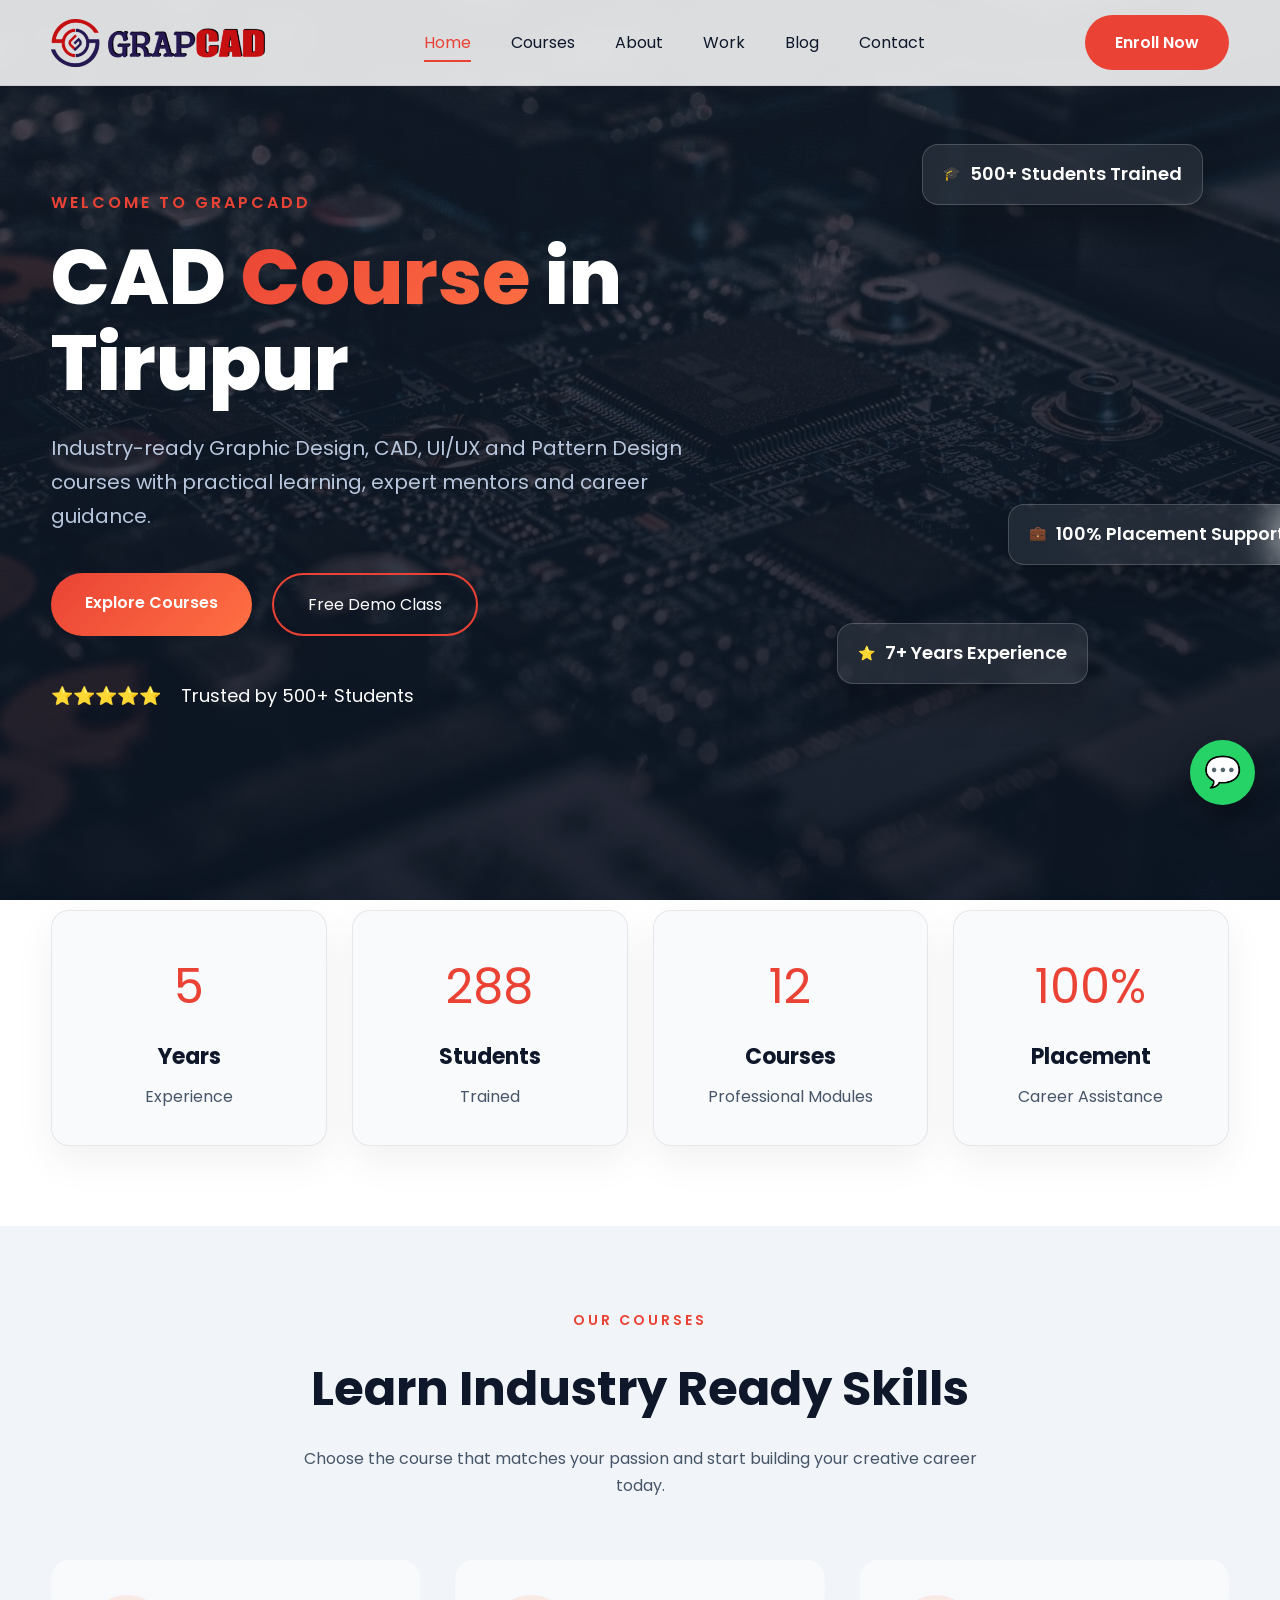
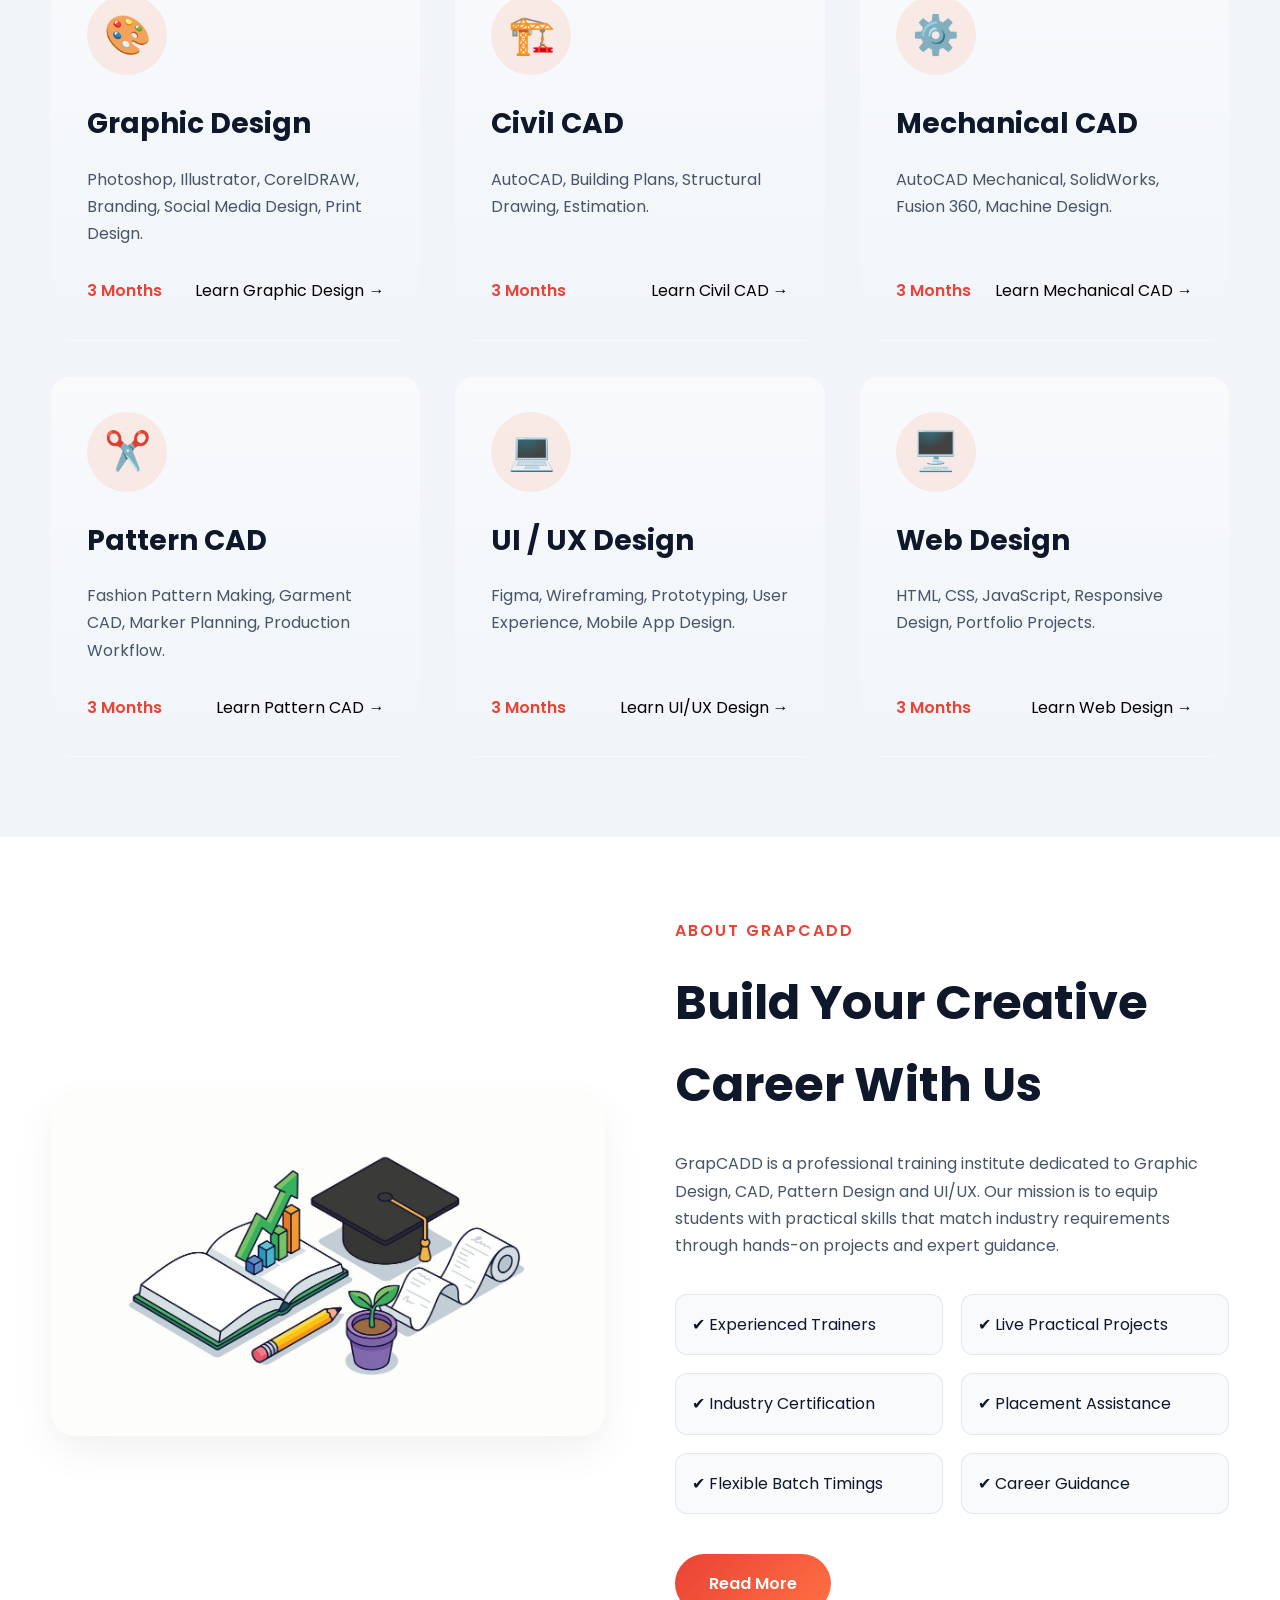
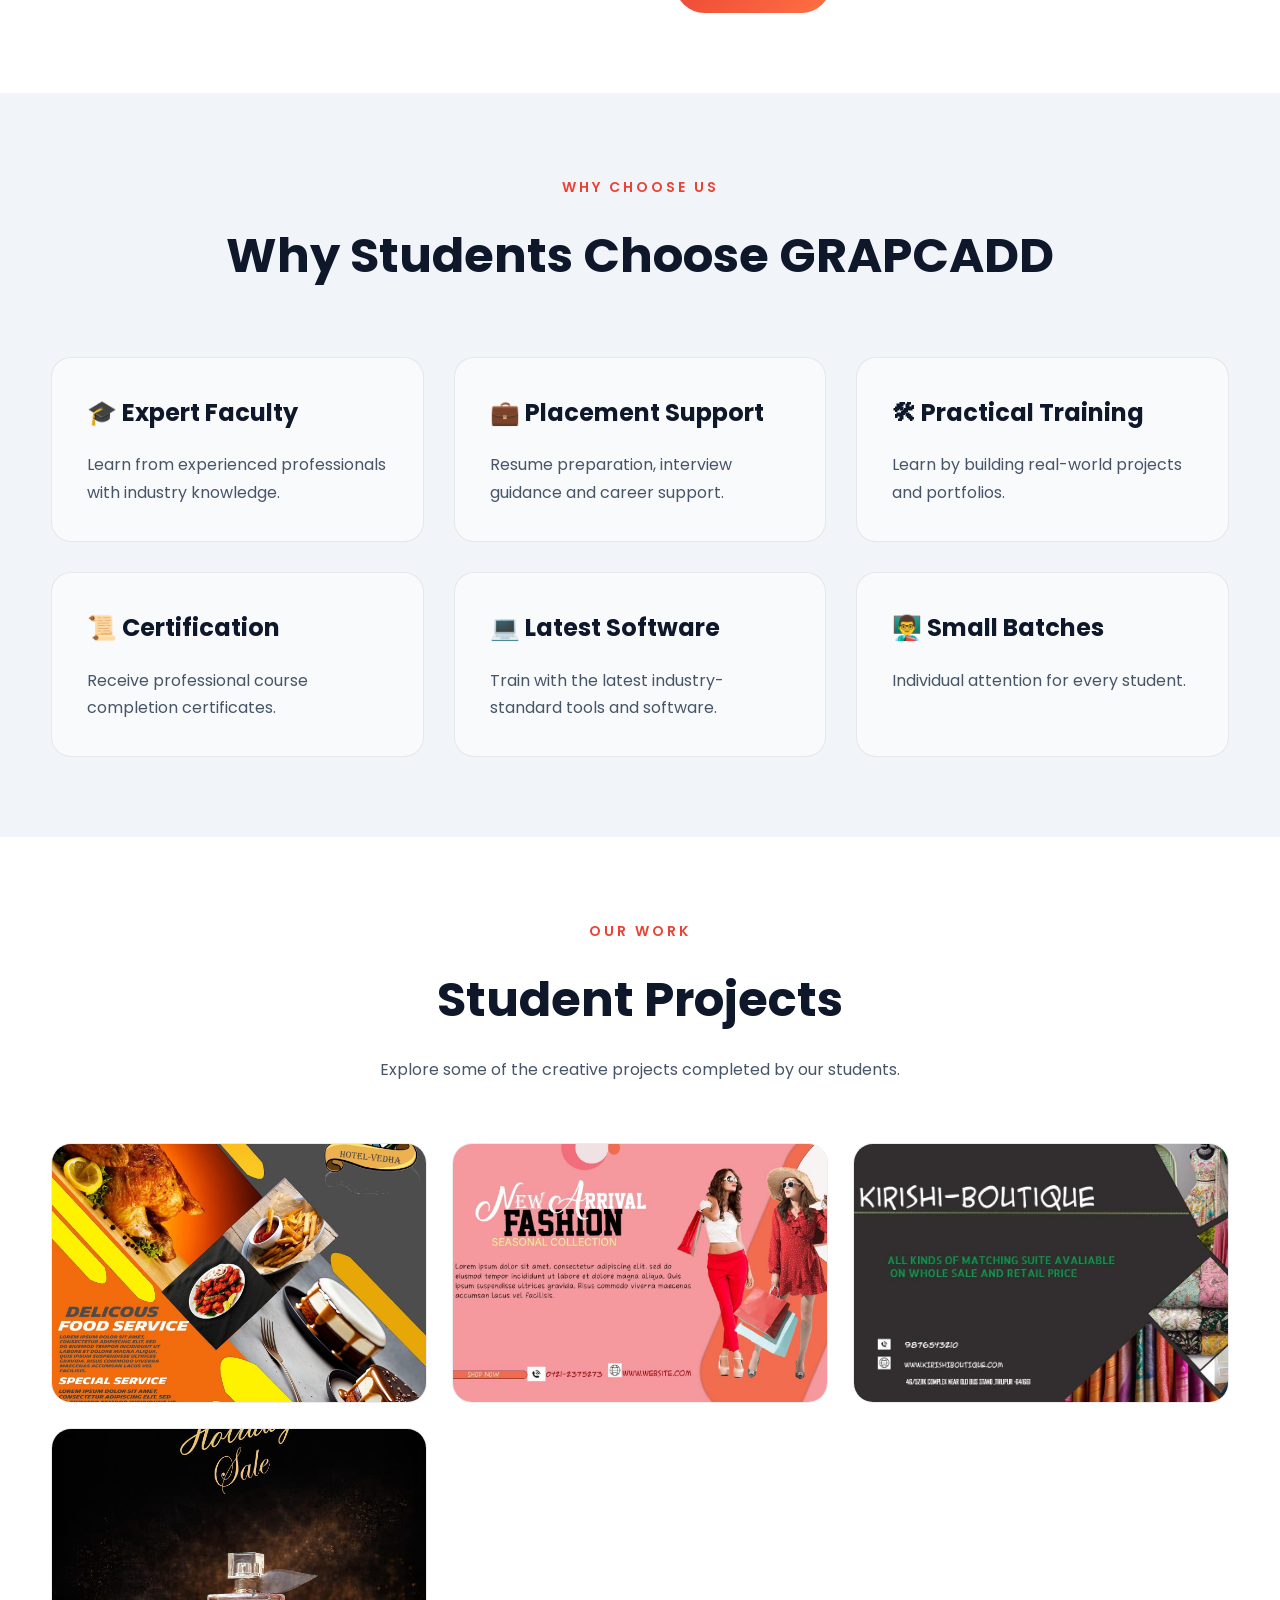
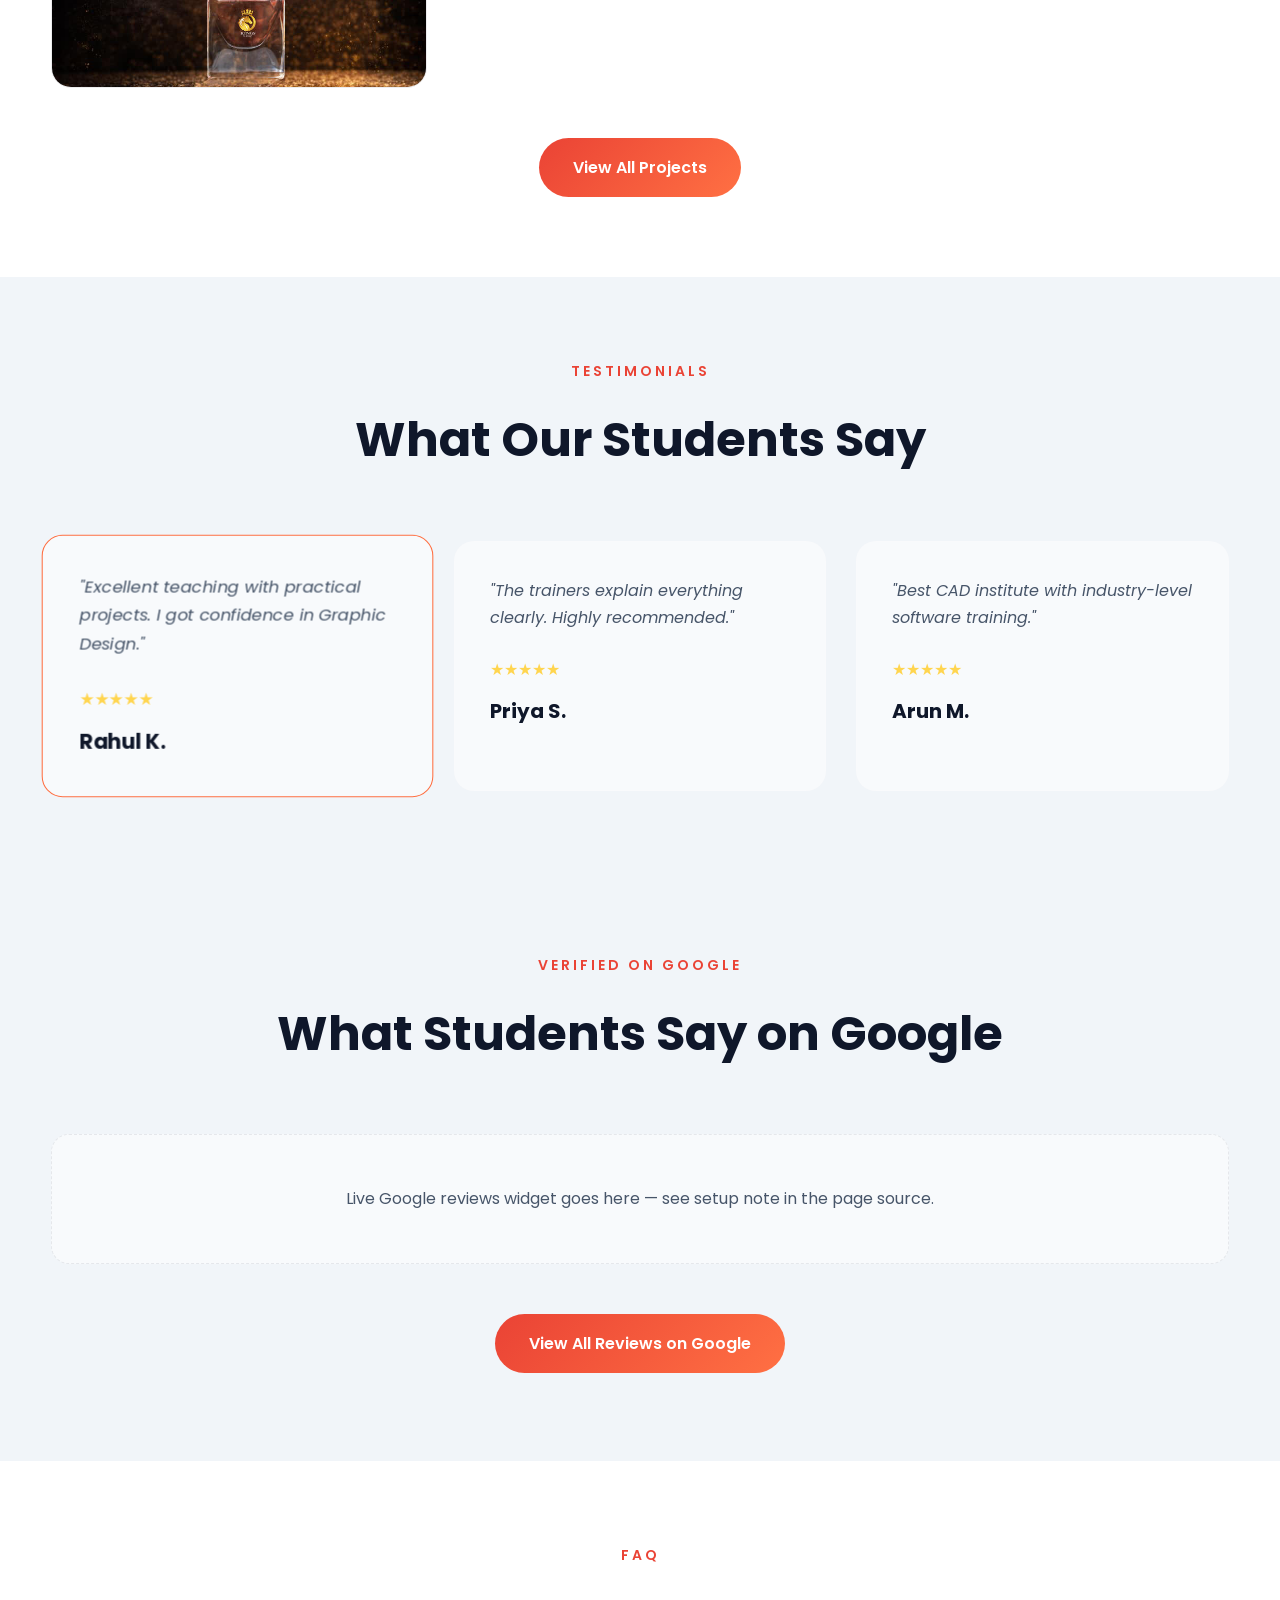
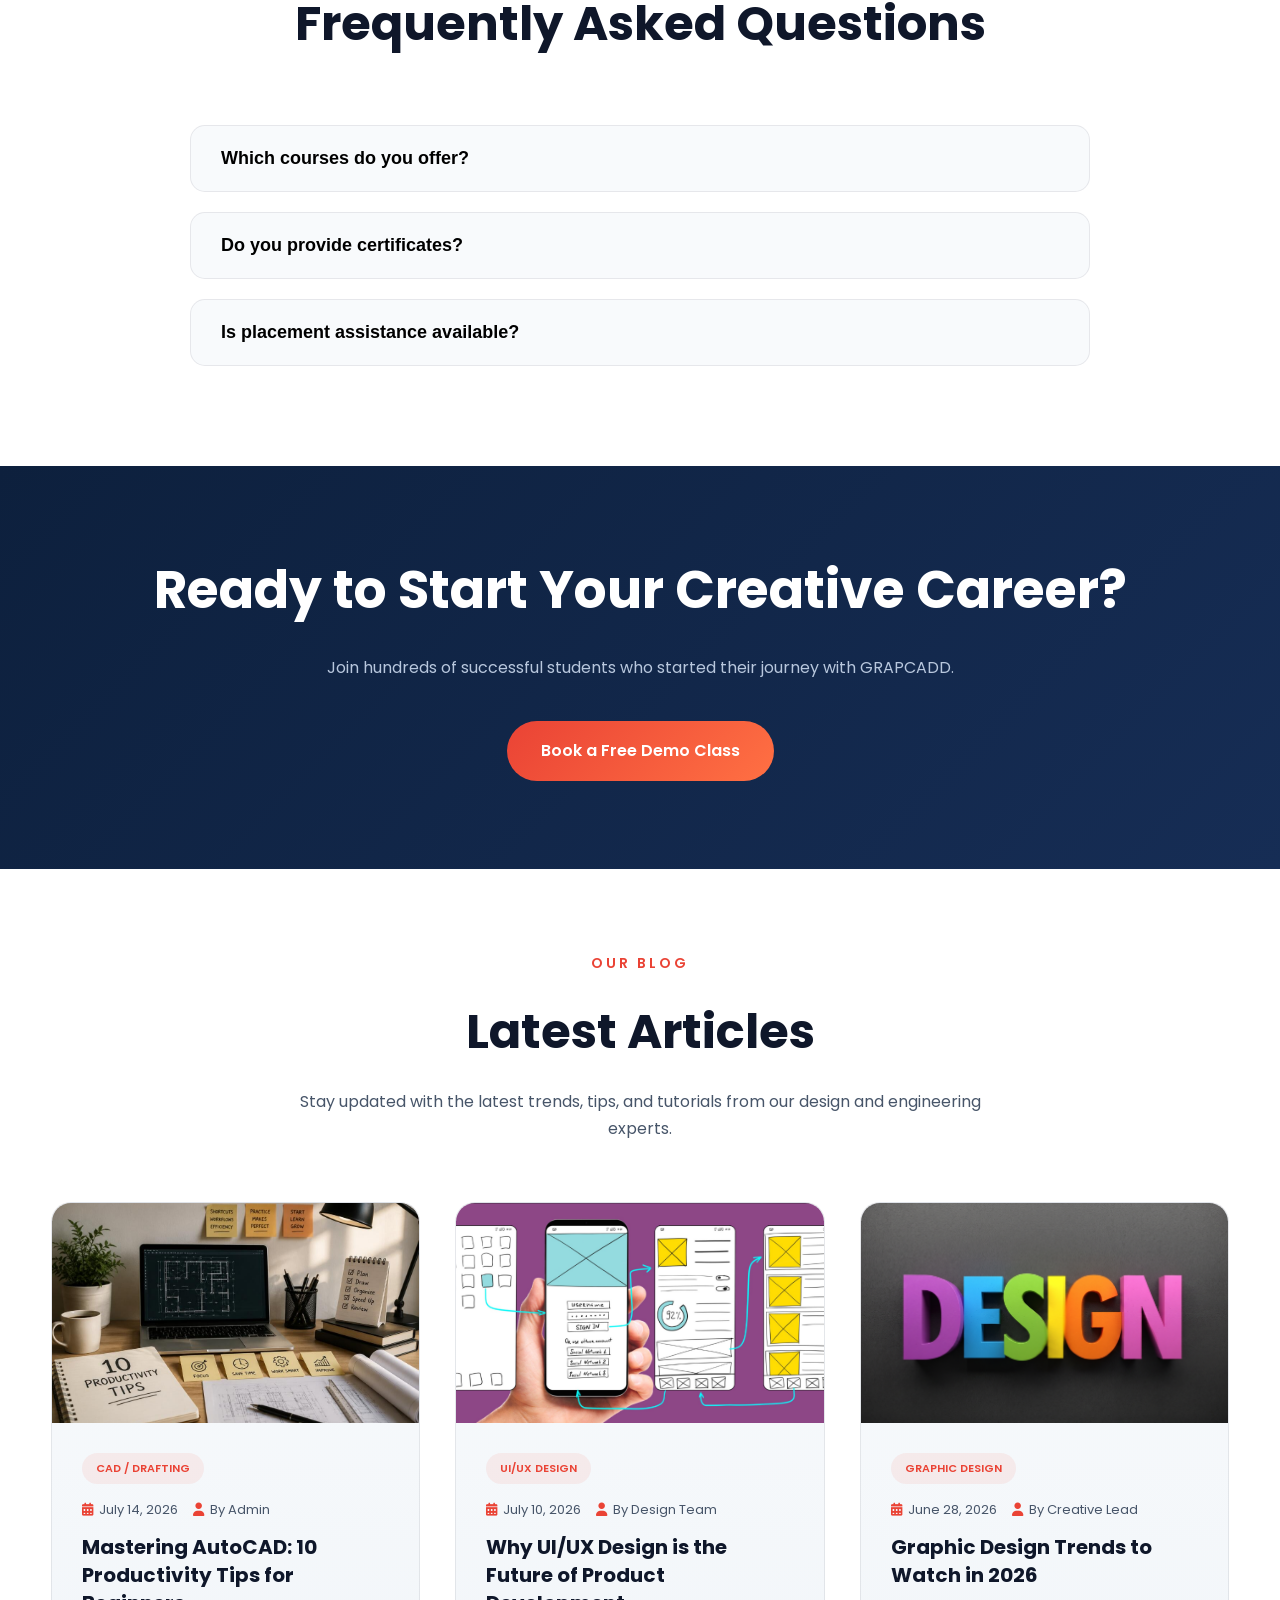
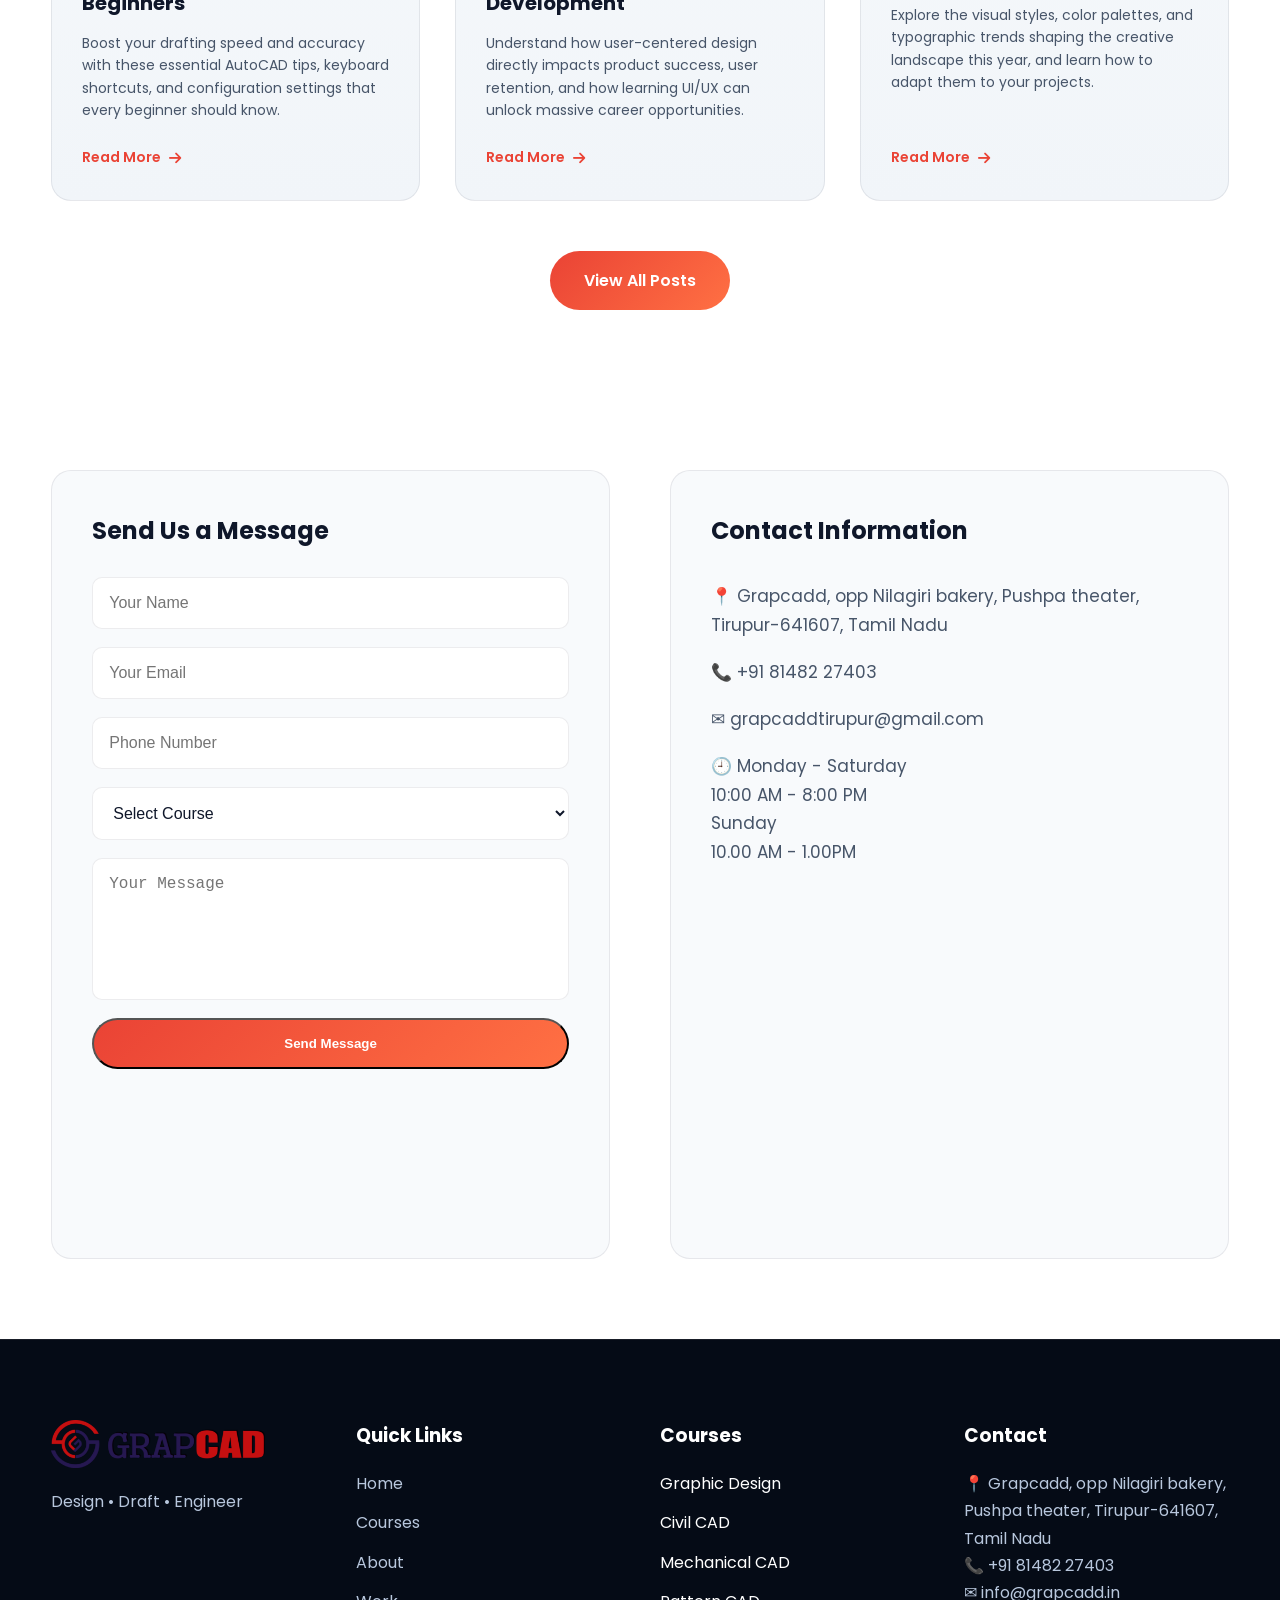
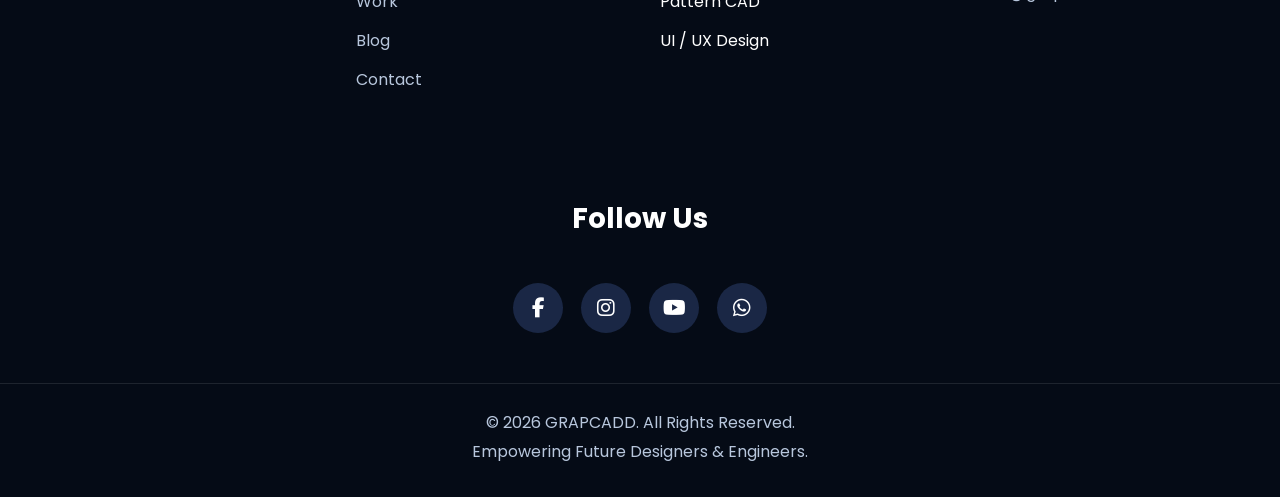
<file: index.html>
<!DOCTYPE html>
<html lang="en">



<head>

    <meta charset="UTF-8">
    <meta name="viewport" content="width=device-width, initial-scale=1.0">
    <link rel="icon" type="image/png" href="images/favicon.png">
    <link rel="apple-touch-icon" href="images/favicon.png">
<meta name="google-site-verification" content="B4zG6x2_X2iM2mvHOHN37qR_ldx0AkZWP9bNMpnsEqk" />
    <title>CAD Course in Tirupur</title>

     <meta name="description"
        content="GRAPCADD: CAD, Graphic Design &amp; UI/UX training institute, Tirupur, Tamil Nadu.">

      <meta name="keywords"
        content="CAD Institute Tirupur, Graphic Design Institute Tamil Nadu, AutoCAD Training Tirupur, UI UX Course Tirupur, Pattern CAD, Design Institute Tamil Nadu, GrapCADD">

    <meta name="author" content="GRAPCADD">
    <meta name="robots" content="index, follow, max-image-preview:large, max-snippet:-1, max-video-preview:-1">
    <link rel="canonical" href="https://www.grapcadd.in/">

    <!-- Open Graph -->
    <meta property="og:type" content="website">
    <meta property="og:site_name" content="GRAPCADD">
    <meta property="og:locale" content="en_IN">
    <meta property="og:title" content="GRAPCADD | CAD, Graphic Design &amp; UI/UX Institute - Tirupur">
    <meta property="og:description" content="Industry-ready Graphic Design, CAD, UI/UX and Pattern Design courses with practical learning, expert mentors and career guidance in Tirupur, Tamil Nadu.">
    <meta property="og:url" content="https://www.grapcadd.in/">
    <meta property="og:image" content="https://www.grapcadd.in/images/hero.jpg">
    <meta property="og:image:width" content="1600">
    <meta property="og:image:height" content="1067">

    <!-- Twitter Card -->
    <meta name="twitter:card" content="summary_large_image">
    <meta name="twitter:title" content="GRAPCADD | CAD, Graphic Design &amp; UI/UX Institute - Tirupur">
    <meta name="twitter:description" content="Industry-ready Graphic Design, CAD, UI/UX and Pattern Design courses in Tirupur, Tamil Nadu. 7+ years experience, 500+ students trained.">
    <meta name="twitter:image" content="https://www.grapcadd.in/images/hero.jpg">

<!-- Google Fonts -->
<link rel="preconnect" href="https://fonts.googleapis.com">

<link rel="preconnect" href="https://fonts.gstatic.com" crossorigin>

<link rel="preload" as="style" href="https://fonts.googleapis.com/css2?family=Poppins:wght@300;400;500;600;700;800&amp;display=swap" onload="this.onload=null;this.rel='stylesheet'">
<noscript><link rel="stylesheet" href="https://fonts.googleapis.com/css2?family=Poppins:wght@300;400;500;600;700;800&amp;display=swap"></noscript>

<!-- Font Awesome -->
<link rel="preload" as="style" href="https://cdnjs.cloudflare.com/ajax/libs/font-awesome/6.5.2/css/all.min.css" onload="this.onload=null;this.rel='stylesheet'">
<noscript><link rel="stylesheet" href="https://cdnjs.cloudflare.com/ajax/libs/font-awesome/6.5.2/css/all.min.css"></noscript>

<!-- Main CSS -->
<link rel="stylesheet" href="css/styles.css">

<!-- Structured Data: Organization / Local Business -->
<script type="application/ld+json">
{
  "@context": "https://schema.org",
  "@type": ["EducationalOrganization", "LocalBusiness"],
  "@id": "https://www.grapcadd.in/#organization",
  "name": "GRAPCADD",
  "alternateName": "GRAPCADD Institute",
  "description": "GRAPCADD is a professional training institute in Tirupur, Tamil Nadu offering industry-ready courses in Graphic Design, Civil CAD, Mechanical CAD, Pattern CAD, UI/UX Design, Web Design, Motion Graphics and Interior Design.",
  "url": "https://www.grapcadd.in/",
  "logo": {
    "@type": "ImageObject",
    "url": "https://www.grapcadd.in/images/logo.png",
    "width": 400,
    "height": 90
  },
  "image": "https://www.grapcadd.in/images/hero.jpg",
  "telephone": "+91-81482-27403",
  "email": "info@grapcadd.in",
  "priceRange": "₹₹",
  "address": {
    "@type": "PostalAddress",
    "streetAddress": "Opp. Nilagiri Bakery, Pushpa Theater",
    "addressLocality": "Tirupur",
    "addressRegion": "Tamil Nadu",
    "postalCode": "641607",
    "addressCountry": "IN"
  },
  "geo": {
    "@type": "GeoCoordinates",
    "latitude": 11.1105064,
    "longitude": 77.3386882
  },
  "hasMap": "https://www.google.com/maps?cid=17313990450096148705",
  "areaServed": [
    { "@type": "State", "name": "Tamil Nadu" },
    { "@type": "City", "name": "Tirupur" },
    { "@type": "City", "name": "Coimbatore" },
    { "@type": "City", "name": "Erode" }
  ],
  "openingHoursSpecification": [
    {
      "@type": "OpeningHoursSpecification",
      "dayOfWeek": ["Monday", "Tuesday", "Wednesday", "Thursday", "Friday", "Saturday"],
      "opens": "10:00",
      "closes": "20:00"
    },
    {
      "@type": "OpeningHoursSpecification",
      "dayOfWeek": ["Sunday"],
      "opens": "10:00",
      "closes": "13:00"
    }
  ],
  "sameAs": [
    "https://www.instagram.com/grap__cadd/?hl=en",
    "https://www.youtube.com/@grapcadd"
  ]
}
</script>

<!-- Structured Data: FAQ -->
<script type="application/ld+json">
{
  "@context": "https://schema.org",
  "@type": "FAQPage",
  "mainEntity": [
    {
      "@type": "Question",
      "name": "Which courses do you offer?",
      "acceptedAnswer": {
        "@type": "Answer",
        "text": "Graphic Design, UI/UX, Civil CAD, Mechanical CAD, Pattern CAD and Web Design."
      }
    },
    {
      "@type": "Question",
      "name": "Do you provide certificates?",
      "acceptedAnswer": {
        "@type": "Answer",
        "text": "Yes. Every successful student receives a course completion certificate."
      }
    },
    {
      "@type": "Question",
      "name": "Is placement assistance available?",
      "acceptedAnswer": {
        "@type": "Answer",
        "text": "Yes. We provide placement guidance, interview preparation and portfolio support."
      }
    },
    {
      "@type": "Question",
      "name": "What are the best short term CAD courses in Tirupur?",
      "acceptedAnswer": {
        "@type": "Answer",
        "text": "GRAPCADD in Tirupur offers short-term certification courses in 2D & 3D Drafting, Garment Pattern CAD, Architecture, and 3D Modeling."
      }
    },
    {
      "@type": "Question",
      "name": "What is the duration of short term CAD training at GRAPCADD?",
      "acceptedAnswer": {
        "@type": "Answer",
        "text": "Fast-track CAD courses range from 2 weeks to 2 months with weekday and weekend batch options available for engineering students and working professionals."
      }
    },
    {
      "@type": "Question",
      "name": "Does GRAPCADD provide certificates for short term CAD programs?",
      "acceptedAnswer": {
        "@type": "Answer",
        "text": "Yes, GRAPCADD provides industry-recognized course completion certificates along with hands-on project portfolio guidance upon completion."
      }
    }
  ]
}
</script>

</head>


<body>



<!-- Loader -->

<div id="loader">

    <div class="loader-circle"></div>

    <h2>GRAPCADD</h2>

</div>

<!-- HEADER -->

<header class="header">

    <div class="container nav-container">

        <a href="index.html" class="logo">
            <img src="images/logo.png" alt="GRAPCADD Logo" width="150" height="34">
        </a>

        <nav>

            <ul class="nav-links">

                <li><a href="#home">Home</a></li>

                <li><a href="#courses">Courses</a></li>

                <li><a href="#about">About</a></li>

                <li><a href="#gallery">Work</a></li>

                <li><a href="blog.html">Blog</a></li>

                <li><a href="#contact">Contact</a></li>

            </ul>

        </nav>

        <a href="#contact" class="nav-btn">

            Enroll Now

        </a>

    </div>

</header>

<main>

<!-- HERO -->

<section id="home" class="hero">

    <div class="hero-overlay"></div>

    <div class="hero-3d-layer">

        <div class="hero-glow"></div>

        <div class="float-chip-wrap chip-1" data-depth="1.2">
            <div class="float-chip">🎓 <span>500+ Students Trained</span></div>
        </div>

        <div class="float-chip-wrap chip-2" data-depth="0.8">
            <div class="float-chip">⭐ <span>7+ Years Experience</span></div>
        </div>

        <div class="float-chip-wrap chip-3" data-depth="1">
            <div class="float-chip">💼 <span>100% Placement Support</span></div>
        </div>

    </div>

    <div class="container hero-container">

        <div class="hero-content">

            <p class="hero-subtitle">

                WELCOME TO GRAPCADD

            </p>

            <h1>

                CAD <span class="gradient-text">Course</span> in Tirupur

            </h1>

            <p class="hero-description">

                Industry-ready Graphic Design, CAD, UI/UX and Pattern Design
                courses with practical learning, expert mentors and career
                guidance.

            </p>

            <div class="hero-buttons">

                <a href="#courses" class="primary-btn magnetic-btn">

                    Explore Courses

                </a>

                <a href="#contact" class="secondary-btn magnetic-btn">

                    Free Demo Class

                </a>

            </div>

            <div class="hero-rating">

                ⭐⭐⭐⭐⭐

                <span>

                    Trusted by 500+ Students

                </span>

            </div>

        </div>

    </div>

</section>

<!-- STATISTICS -->

<section class="stats">

    <h2 class="sr-only">Our Achievements in Numbers</h2>

    <div class="container stats-grid">

        <div class="stat-card">

            <p class="stat-number counter" data-target="7">0</p>

            <h3>Years</h3>

            <p>Experience</p>

        </div>

        <div class="stat-card">

            <p class="stat-number counter" data-target="500">0</p>

            <h3>Students</h3>

            <p>Trained</p>

        </div>

        <div class="stat-card">

            <p class="stat-number counter" data-target="20">0</p>

            <h3>Courses</h3>

            <p>Professional Modules</p>

        </div>

        <div class="stat-card">

            <p class="stat-number">100%</p>

            <h3>Placement</h3>

            <p>Career Assistance</p>

        </div>

    </div>

</section>

<!-- COURSES -->

<section id="courses" class="courses">

    <div class="container">

        <div class="section-heading">

            <span>OUR COURSES</span>

            <h2>

                Learn Industry Ready Skills

            </h2>

            <p>

                Choose the course that matches your passion and start building
                your creative career today.

            </p>

        </div>

        <div class="course-grid">

            <div class="course-card tilt-card" data-tilt-max="6">

                <div class="course-icon">

                    🎨

                </div>

                <h3>Graphic Design</h3>

                <p>

                    Photoshop, Illustrator,
                    CorelDRAW, Branding,
                    Social Media Design,
                    Print Design.

                </p>

                <div class="course-footer">

                    <span>3 Months</span>

                    <a href="courses.html" aria-label="Learn more about the Graphic Design course">

                        Learn Graphic Design →

                    </a>

                </div>

            </div>

            <div class="course-card tilt-card" data-tilt-max="6">

                <div class="course-icon">

                    🏗️

                </div>

                <h3>Civil CAD</h3>

                <p>

                    AutoCAD,
                    Building Plans,
                    Structural Drawing,
                    Estimation.

                </p>

                <div class="course-footer">

                    <span>3 Months</span>

                    <a href="courses.html" aria-label="Learn more about the Civil CAD course">

                        Learn Civil CAD →

                    </a>

                </div>

            </div>

            <div class="course-card tilt-card" data-tilt-max="6">
              <div class="course-icon">

                ⚙️

            </div>

            <h3>Mechanical CAD</h3>

            <p>

                AutoCAD Mechanical,
                SolidWorks,
                Fusion 360,
                Machine Design.

            </p>

            <div class="course-footer">

                <span>3 Months</span>

                <a href="courses.html" aria-label="Learn more about the Mechanical CAD course">

                    Learn Mechanical CAD →

                </a>

            </div>

        </div>

        <div class="course-card tilt-card" data-tilt-max="6">

            <div class="course-icon">

                ✂️

            </div>

            <h3>Pattern CAD</h3>

            <p>

                Fashion Pattern Making,
                Garment CAD,
                Marker Planning,
                Production Workflow.

            </p>

            <div class="course-footer">

                <span>3 Months</span>

                <a href="courses.html" aria-label="Learn more about the Pattern CAD course">

                    Learn Pattern CAD →

                </a>

            </div>

        </div>

        <div class="course-card tilt-card" data-tilt-max="6">

            <div class="course-icon">

                💻

            </div>

            <h3>UI / UX Design</h3>

            <p>

                Figma,
                Wireframing,
                Prototyping,
                User Experience,
                Mobile App Design.

            </p>

            <div class="course-footer">

                <span>3 Months</span>

                <a href="courses.html" aria-label="Learn more about the UI/UX Design course">

                    Learn UI/UX Design →

                </a>

            </div>

        </div>

        <div class="course-card tilt-card" data-tilt-max="6">

            <div class="course-icon">

                🖥️

            </div>

            <h3>Web Design</h3>

            <p>

                HTML,
                CSS,
                JavaScript,
                Responsive Design,
                Portfolio Projects.

            </p>

            <div class="course-footer">

                <span>3 Months</span>

                <a href="courses.html" aria-label="Learn more about the Web Design course">

                    Learn Web Design →

                </a>

            </div>

        </div>

    </div>

</div>

</section>

<!-- ================= ABOUT ================= -->

<section id="about" class="about">

<div class="container about-container">

    <div class="about-image">

        <img src="images/about.jpg" alt="GRAPCADD training institute classroom in Tirupur, Tamil Nadu" loading="lazy" width="1200" height="743">

    </div>

    <div class="about-content">

        <span class="section-tag">

            ABOUT GRAPCADD

        </span>

        <h2>

            Build Your Creative Career With Us

        </h2>

        <p>

            GrapCADD is a professional training institute dedicated to
            Graphic Design, CAD, Pattern Design and UI/UX. Our mission is
            to equip students with practical skills that match industry
            requirements through hands-on projects and expert guidance.

        </p>

        <div class="about-features">

            <div class="feature">

                ✔ Experienced Trainers

            </div>

            <div class="feature">

                ✔ Live Practical Projects

            </div>

            <div class="feature">

                ✔ Industry Certification

            </div>

            <div class="feature">

                ✔ Placement Assistance

            </div>

            <div class="feature">

                ✔ Flexible Batch Timings

            </div>

            <div class="feature">

                ✔ Career Guidance

            </div>

        </div>

        <a href="about.html" class="primary-btn" aria-label="Read more about GRAPCADD">

            Read More

        </a>

    </div>

</div>

</section>

<!-- ================= WHY CHOOSE US ================= -->

<section class="why">

<div class="container">

    <div class="section-heading">

        <span>WHY CHOOSE US</span>

        <h2>

            Why Students Choose GRAPCADD

        </h2>

    </div>

    <div class="why-grid">

        <div class="why-card">

            <h3>🎓 Expert Faculty</h3>

            <p>

                Learn from experienced professionals with industry knowledge.

            </p>

        </div>

        <div class="why-card">

            <h3>💼 Placement Support</h3>

            <p>

                Resume preparation, interview guidance and career support.

            </p>

        </div>

        <div class="why-card">

            <h3>🛠 Practical Training</h3>

            <p>

                Learn by building real-world projects and portfolios.

            </p>

        </div>

        <div class="why-card">

            <h3>📜 Certification</h3>

            <p>

                Receive professional course completion certificates.

            </p>

        </div>

        <div class="why-card">

            <h3>💻 Latest Software</h3>

            <p>

                Train with the latest industry-standard tools and software.

            </p>

        </div>

        <div class="why-card">

            <h3>👨‍🏫 Small Batches</h3>

            <p>

                Individual attention for every student.

            </p>

        </div>

    </div>

</div>

</section>
<!-- ================= STUDENT WORK ================= -->

<section id="gallery" class="gallery">

  <div class="container">

      <div class="section-heading">

          <span>OUR WORK</span>

          <h2>Student Projects</h2>

          <p>
              Explore some of the creative projects completed by our students.
          </p>

      </div>

      <div class="gallery-grid">

          <img src="images/work 1.jpeg" alt="Graphic design student project by GRAPCADD Tirupur" loading="lazy" width="1376" height="1600" class="tilt-card" data-tilt-max="10">

          <img src="images/work 2.jpeg" alt="CAD drafting student project by GRAPCADD Tirupur" loading="lazy" width="1600" height="800" class="tilt-card" data-tilt-max="10">

          <img src="images/work 3.jpeg" alt="UI/UX design student project by GRAPCADD Tirupur" loading="lazy" width="1050" height="601" class="tilt-card" data-tilt-max="10">

          <img src="images/work 4.jpg" alt="Pattern design student project by GRAPCADD Tirupur" loading="lazy" width="720" height="1024" class="tilt-card" data-tilt-max="10">


      </div>

      <div class="center-btn">

          <a href="work.html" class="primary-btn">

              View All Projects

          </a>

      </div>

  </div>

</section>



<!-- ================= TESTIMONIALS ================= -->

<section class="testimonials">

  <div class="container">

      <div class="section-heading">

          <span>TESTIMONIALS</span>

          <h2>What Our Students Say</h2>

      </div>

      <div class="testimonial-grid">

          <div class="testimonial-card tilt-card" data-tilt-max="4">

              <p>

                  "Excellent teaching with practical projects.
                  I got confidence in Graphic Design."

              </p>

              <div class="star-rating" aria-label="5 out of 5 stars">★★★★★</div>

              <h3>Rahul K.</h3>

          </div>

          <div class="testimonial-card tilt-card" data-tilt-max="4">

              <p>

                  "The trainers explain everything clearly.
                  Highly recommended."

              </p>

              <div class="star-rating" aria-label="5 out of 5 stars">★★★★★</div>

              <h3>Priya S.</h3>

          </div>

          <div class="testimonial-card tilt-card" data-tilt-max="4">

              <p>

                  "Best CAD institute with industry-level
                  software training."

              </p>

              <div class="star-rating" aria-label="5 out of 5 stars">★★★★★</div>

              <h3>Arun M.</h3>

          </div>

      </div>

  </div>

</section>



<!-- ================= GOOGLE REVIEWS ================= -->
<!--
  FREE embed option — no Google API key, no billing account needed:
    1. Create a free account at https://elfsight.com/google-reviews-widget/
       (alternatives with similar free plans: tagembed.com, trustindex.io)
    2. Create a "Google Reviews" widget and connect it by searching
       "Grap cad tirupur, Tirupur" or pasting https://maps.app.goo.gl/8C99sFBEBeN7k1DM8
       — this just reads your PUBLIC reviews, no Google login/ownership
       verification required.
    3. Copy the embed snippet it gives you (a <script> tag + a
       <div class="elfsight-app-...">) and paste it inside
       #google-reviews-embed below, replacing the placeholder paragraph.
    Free-plan trade-off: capped at roughly 200 widget views/month and shows
    a small "Elfsight" (or equivalent) badge — genuinely $0 either way.

  There's also a Google Places API version already built in js/google-reviews.js
  from an earlier pass (fully live, no view cap) — but that needs a Google
  Cloud API key with a billing account attached (still free for this site's
  traffic, just requires a card on file). Swap to it later if that's ever
  worth setting up; it expects #google-reviews-summary / #google-reviews-list
  containers instead of #google-reviews-embed.
-->
<section class="testimonials google-reviews-section">

  <div class="container">

      <div class="section-heading">

          <span>VERIFIED ON GOOGLE</span>

          <h2>What Students Say on Google</h2>

      </div>

      <div id="google-reviews-embed">

          <!-- Paste your free Elfsight / Tagembed / Trustindex embed snippet here -->

          <p style="text-align:center; color:var(--paragraph);">
              Live Google reviews widget goes here — see setup note in the page source.
          </p>

      </div>

      <div class="center-btn">

          <a href="https://maps.app.goo.gl/8C99sFBEBeN7k1DM8" target="_blank" rel="noopener" class="primary-btn magnetic-btn">

              View All Reviews on Google

          </a>

      </div>

  </div>

</section>



<!-- ================= FAQ ================= -->

<section class="faq">

  <div class="container">

      <div class="section-heading">

          <span>FAQ</span>

          <h2>Frequently Asked Questions</h2>

      </div>

      <div class="faq-container">

          <div class="faq-item">

              <button class="faq-question">

                  Which courses do you offer?

              </button>

              <div class="faq-answer">

                  <p>

                      Graphic Design, UI/UX,
                      Civil CAD, Mechanical CAD,
                      Pattern CAD and Web Design.

                  </p>

              </div>

          </div>

          <div class="faq-item">

              <button class="faq-question">

                  Do you provide certificates?

              </button>

              <div class="faq-answer">

                  <p>

                      Yes. Every successful student
                      receives a course completion certificate.

                  </p>

              </div>

          </div>

          <div class="faq-item">

              <button class="faq-question">

                  Is placement assistance available?

              </button>

              <div class="faq-answer">

                  <p>

                      Yes. We provide placement guidance,
                      interview preparation and portfolio support.

                  </p>

              </div>

          </div>

      </div>

  </div>

</section>



<!-- ================= CALL TO ACTION ================= -->

<section class="cta">

  <div class="container">

      <h2>

          Ready to Start Your Creative Career?

      </h2>

      <p>

          Join hundreds of successful students who started their journey with GRAPCADD.

      </p>

      <a href="#contact" class="primary-btn magnetic-btn">

          Book a Free Demo Class

      </a>

  </div>

</section>



<!-- ================= LATEST BLOG ================= -->

<section id="blog" class="blog">

  <div class="container">

      <div class="section-heading">

          <span>OUR BLOG</span>

          <h2>Latest Articles</h2>

          <p>
              Stay updated with the latest trends, tips, and tutorials from our design and engineering experts.
          </p>

      </div>

      <div class="blog-grid">

          <!-- Post 1 -->
          <article class="blog-card">
              <div class="blog-card-img">
                  <img src="images/autocad-tips.jpg" alt="AutoCAD productivity tips for beginners - GRAPCADD blog" loading="lazy" width="1024" height="682">
              </div>
              <div class="blog-card-content">
                  <span class="blog-badge">CAD / Drafting</span>
                  <div class="blog-meta">
                      <span><i class="fas fa-calendar-alt"></i> July 14, 2026</span>
                      <span><i class="fas fa-user"></i> By Admin</span>
                  </div>
                  <h3><a href="blog-post-autocad.html">Mastering AutoCAD: 10 Productivity Tips for Beginners</a></h3>
                  <p>
                      Boost your drafting speed and accuracy with these essential AutoCAD tips, keyboard shortcuts, and configuration settings that every beginner should know.
                  </p>
                  <a href="blog-post-autocad.html" class="blog-readmore" aria-label="Read more about mastering AutoCAD productivity tips">Read More <i class="fas fa-arrow-right"></i></a>
              </div>
          </article>

          <!-- Post 2 -->
          <article class="blog-card">
              <div class="blog-card-img">
                  <img src="images/uiux-wireframe.png" alt="UI/UX wireframe design - why UI/UX is the future, GRAPCADD blog" loading="lazy" width="1024" height="518">
              </div>
              <div class="blog-card-content">
                  <span class="blog-badge">UI/UX Design</span>
                  <div class="blog-meta">
                      <span><i class="fas fa-calendar-alt"></i> July 10, 2026</span>
                      <span><i class="fas fa-user"></i> By Design Team</span>
                  </div>
                  <h3><a href="blog-post-uiux.html">Why UI/UX Design is the Future of Product Development</a></h3>
                  <p>
                      Understand how user-centered design directly impacts product success, user retention, and how learning UI/UX can unlock massive career opportunities.
                  </p>
                  <a href="blog-post-uiux.html" class="blog-readmore" aria-label="Read more about why UI/UX design is the future">Read More <i class="fas fa-arrow-right"></i></a>
              </div>
          </article>

          <!-- Post 3 -->
          <article class="blog-card">
              <div class="blog-card-img">
                  <img src="images/graphic-design-trends.png" alt="Graphic design trends to watch in 2026 - GRAPCADD blog" loading="lazy" width="1024" height="443">
              </div>
              <div class="blog-card-content">
                  <span class="blog-badge">Graphic Design</span>
                  <div class="blog-meta">
                      <span><i class="fas fa-calendar-alt"></i> June 28, 2026</span>
                      <span><i class="fas fa-user"></i> By Creative Lead</span>
                  </div>
                  <h3><a href="blog-post-graphicdesign.html">Graphic Design Trends to Watch in 2026</a></h3>
                  <p>
                      Explore the visual styles, color palettes, and typographic trends shaping the creative landscape this year, and learn how to adapt them to your projects.
                  </p>
                  <a href="blog-post-graphicdesign.html" class="blog-readmore" aria-label="Read more about 2026 graphic design trends">Read More <i class="fas fa-arrow-right"></i></a>
              </div>
          </article>

      </div>

      <div class="center-btn">
          <a href="blog.html" class="primary-btn">
              View All Posts
          </a>
      </div>

  </div>

</section>



<!-- ================= CONTACT ================= -->

<section id="contact" class="contact">

  <div class="container contact-container">

      <div class="contact-form">

         <h2>Send Us a Message</h2>

<form
    action="https://script.google.com/macros/s/AKfycbzXqS6QoagyPunbGxWveLSRZRLos2Wm38lOBFY4UmEUZd6zWOF9YqiZcHE6Sr_kAeMw/exec"
    method="POST">

    <input
        type="text"
        name="name"
        placeholder="Your Name"
        required>

    <input
        type="email"
        name="email"
        placeholder="Your Email"
        required>

    <input
        type="tel"
        name="phone"
        placeholder="Phone Number"
        required>

    <select name="course" aria-label="Select a course" required>

        <option value="">Select Course</option>

        <option value="Graphic Design">Graphic Design</option>

        <option value="UI/UX Design">UI/UX Design</option>

        <option value="Web Design">Web Design</option>

        <option value="Civil CAD">Civil CAD</option>

        <option value="Mechanical CAD">Mechanical CAD</option>

        <option value="Interior Design">Interior Design</option>

        <option value="Pattern CAD">Pattern CAD</option>

    </select>

    <textarea
        name="message"
        rows="6"
        placeholder="Your Message"
        required></textarea>

    <button
        type="submit"
        class="primary-btn">

        Send Message

    </button>

</form>
</div>

      <div class="contact-info">

          <h2>Contact Information</h2>

          <p>

              📍 Grapcadd, opp Nilagiri bakery, Pushpa theater, Tirupur-641607, Tamil Nadu

          </p>

          <p>

              📞 +91 81482 27403

          </p>

          <p>

              ✉ grapcaddtirupur@gmail.com

          </p>

          <p>

              🕘 Monday - Saturday
              
              <br>
              
              10:00 AM - 8:00 PM
              
               <br>
              
              Sunday 

              <br>
              
            10.00 AM - 1.00PM
              

          </p>

          <iframe

              src="https://www.google.com/maps/embed?pb=!1m18!1m12!1m3!1d4220.9009152028575!2d77.33868819999999!3d11.1105064!2m3!1f0!2f0!3f0!3m2!1i1024!2i768!4f13.1!3m3!1m2!1s0x3ba907cd3ace2799%3A0xf047a694b67c90e1!2sGrap%20cad%20tirupur!5e1!3m2!1sen!2sin!4v1783943161262!5m2!1sen!2sin"

              title="GRAPCADD location on Google Maps - Tirupur, Tamil Nadu"

              loading="lazy"

              referrerpolicy="strict-origin-when-cross-origin">

          </iframe>

      </div>

  </div>

</section>

</main>

<!-- ================= FOOTER ================= -->

<footer class="footer">

  <div class="container footer-grid">

      <div>

          <a href="index.html" class="logo" style="margin-bottom: 20px;">
              <img src="images/logo.png" alt="GRAPCADD Logo" width="150" height="34">
          </a>

          <p>Design • Draft • Engineer</p>

      </div>

      <div>

          <h3>Quick Links</h3>

          <ul>

              <li><a href="#home">Home</a></li>

              <li><a href="#courses">Courses</a></li>

              <li><a href="#about">About</a></li>

              <li><a href="#gallery">Work</a></li>

              <li><a href="blog.html">Blog</a></li>

              <li><a href="#contact">Contact</a></li>

          </ul>

      </div>

      <div>

          <h3>Courses</h3>

          <ul>

              <li>Graphic Design</li>

              <li>Civil CAD</li>

              <li>Mechanical CAD</li>

              <li>Pattern CAD</li>

              <li>UI / UX Design</li>

          </ul>

      </div>

      <div>

          <h3>Contact</h3>

          <p>📍 Grapcadd, opp Nilagiri bakery, Pushpa theater, Tirupur-641607, Tamil Nadu</p>

          <p>📞 <a href="tel:+918148227403">+91 81482 27403</a></p>

          <p>✉ <a href="mailto:info@grapcadd.in">info@grapcadd.in</a></p>

      </div>

  <!-- Follow Us -->

  <div class="footer-social">

    <h3>Follow Us</h3>

    <div class="social-links">

        <a href="#" aria-label="GRAPCADD on Facebook"><i class="fab fa-facebook-f"></i></a>

        <a href="https://www.instagram.com/grap__cadd/?hl=en" target="_blank" aria-label="GRAPCADD on Instagram"><i class="fab fa-instagram"></i></a>

        <a href="https://www.youtube.com/@grapcadd" target="_blank" aria-label="GRAPCADD on YouTube"><i class="fab fa-youtube"></i></a>

        <a href="https://wa.me/918148227403" target="_blank" aria-label="Chat with GRAPCADD on WhatsApp"><i class="fab fa-whatsapp"></i></a>

    </div>

 </div>
      
</div>
  <!-- Copyright -->

  <div class="copyright">

      <p>© 2026 GRAPCADD. All Rights Reserved.</p>

      <p>Empowering Future Designers & Engineers.</p>

  </div>
 
</footer>



<!-- Floating WhatsApp -->

<a href="https://wa.me/918148227403"

class="whatsapp"

target="_blank">

💬

</a>



<!-- Back To Top with Circular Progress -->
<div id="topBtn" class="progress-wrap">
  <svg class="progress-circle" width="100%" height="100%" viewBox="-1 -1 102 102">
    <path class="bg-circle" d="M50,1 a49,49 0 0,1 0,98 a49,49 0 0,1 0,-98" />
    <path class="progress-path" d="M50,1 a49,49 0 0,1 0,98 a49,49 0 0,1 0,-98" />
  </svg>
</div>



<script src="js/script.js"></script>
<!-- js/google-reviews.js: Google Places API version, needs a Google Cloud API key — see note above. Not linked for now. -->
<script src="js/home-fx.js"></script>

</body>


</html>
</file>
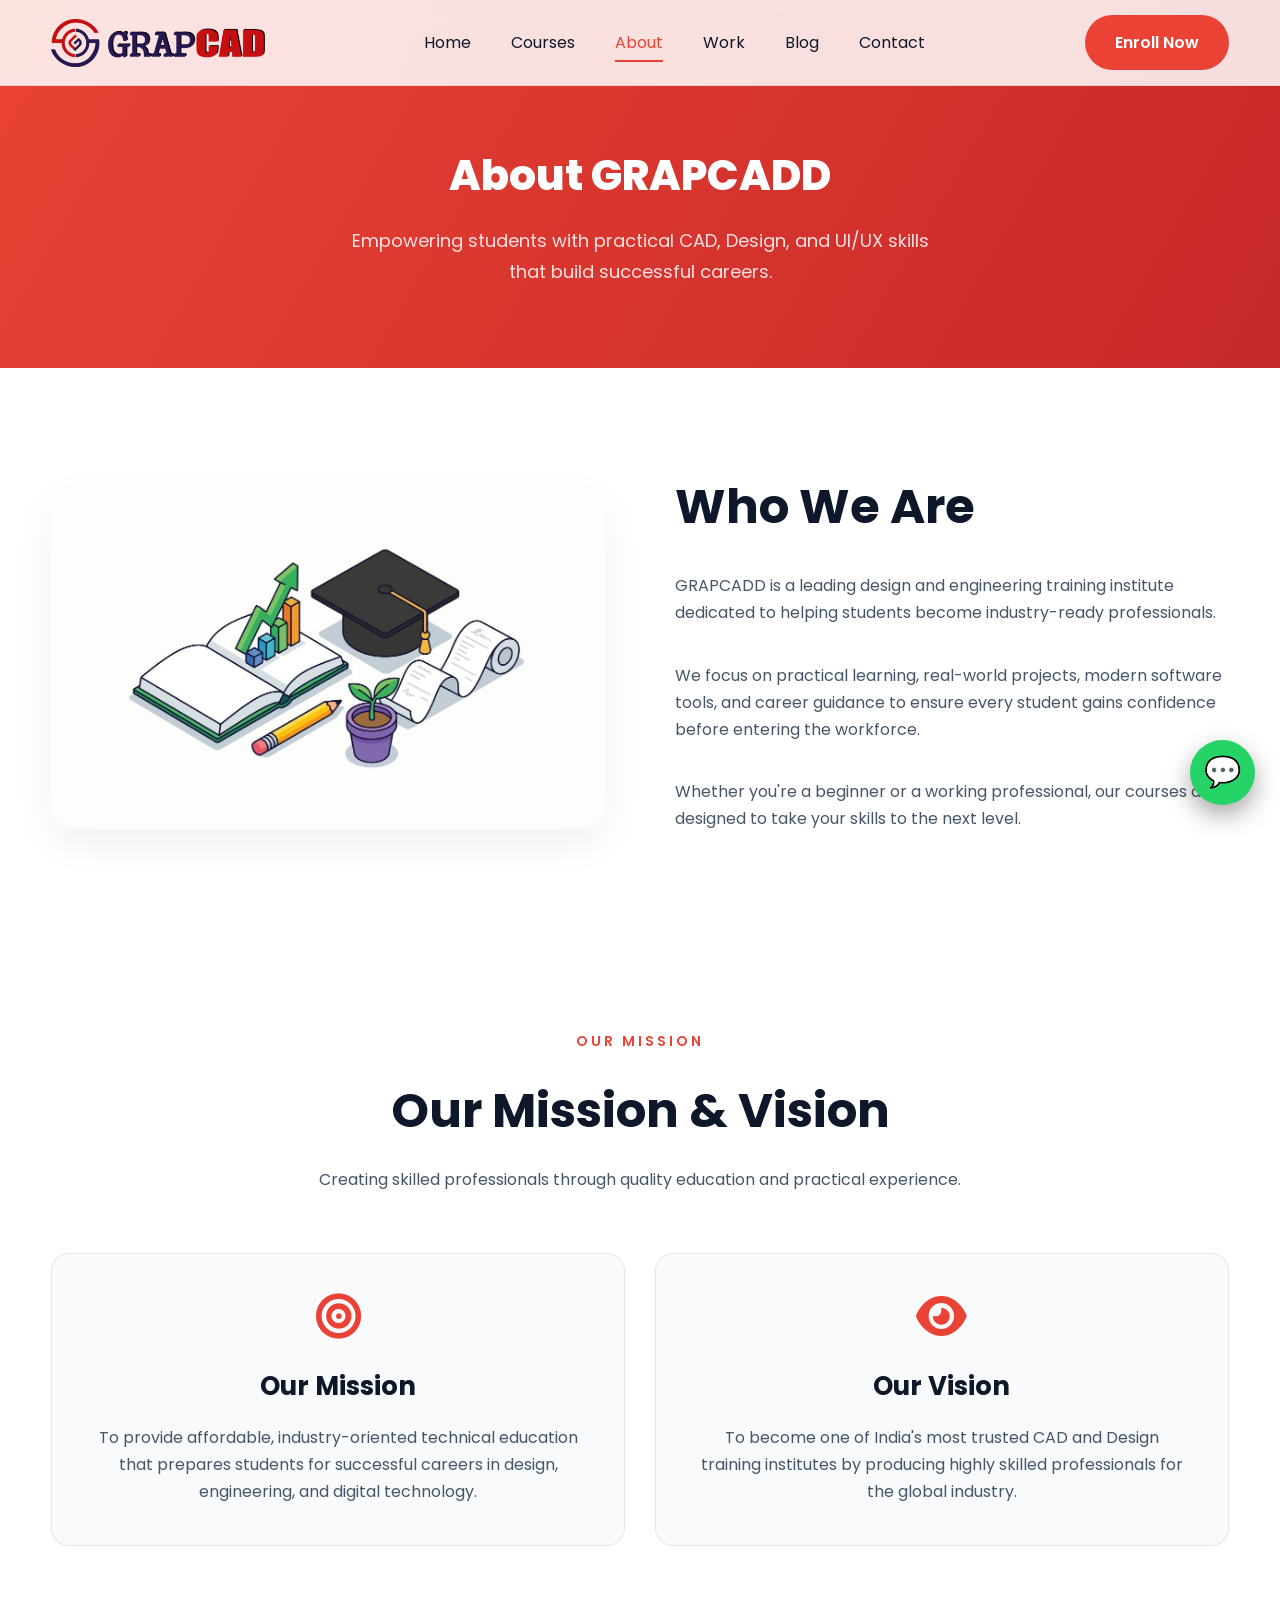
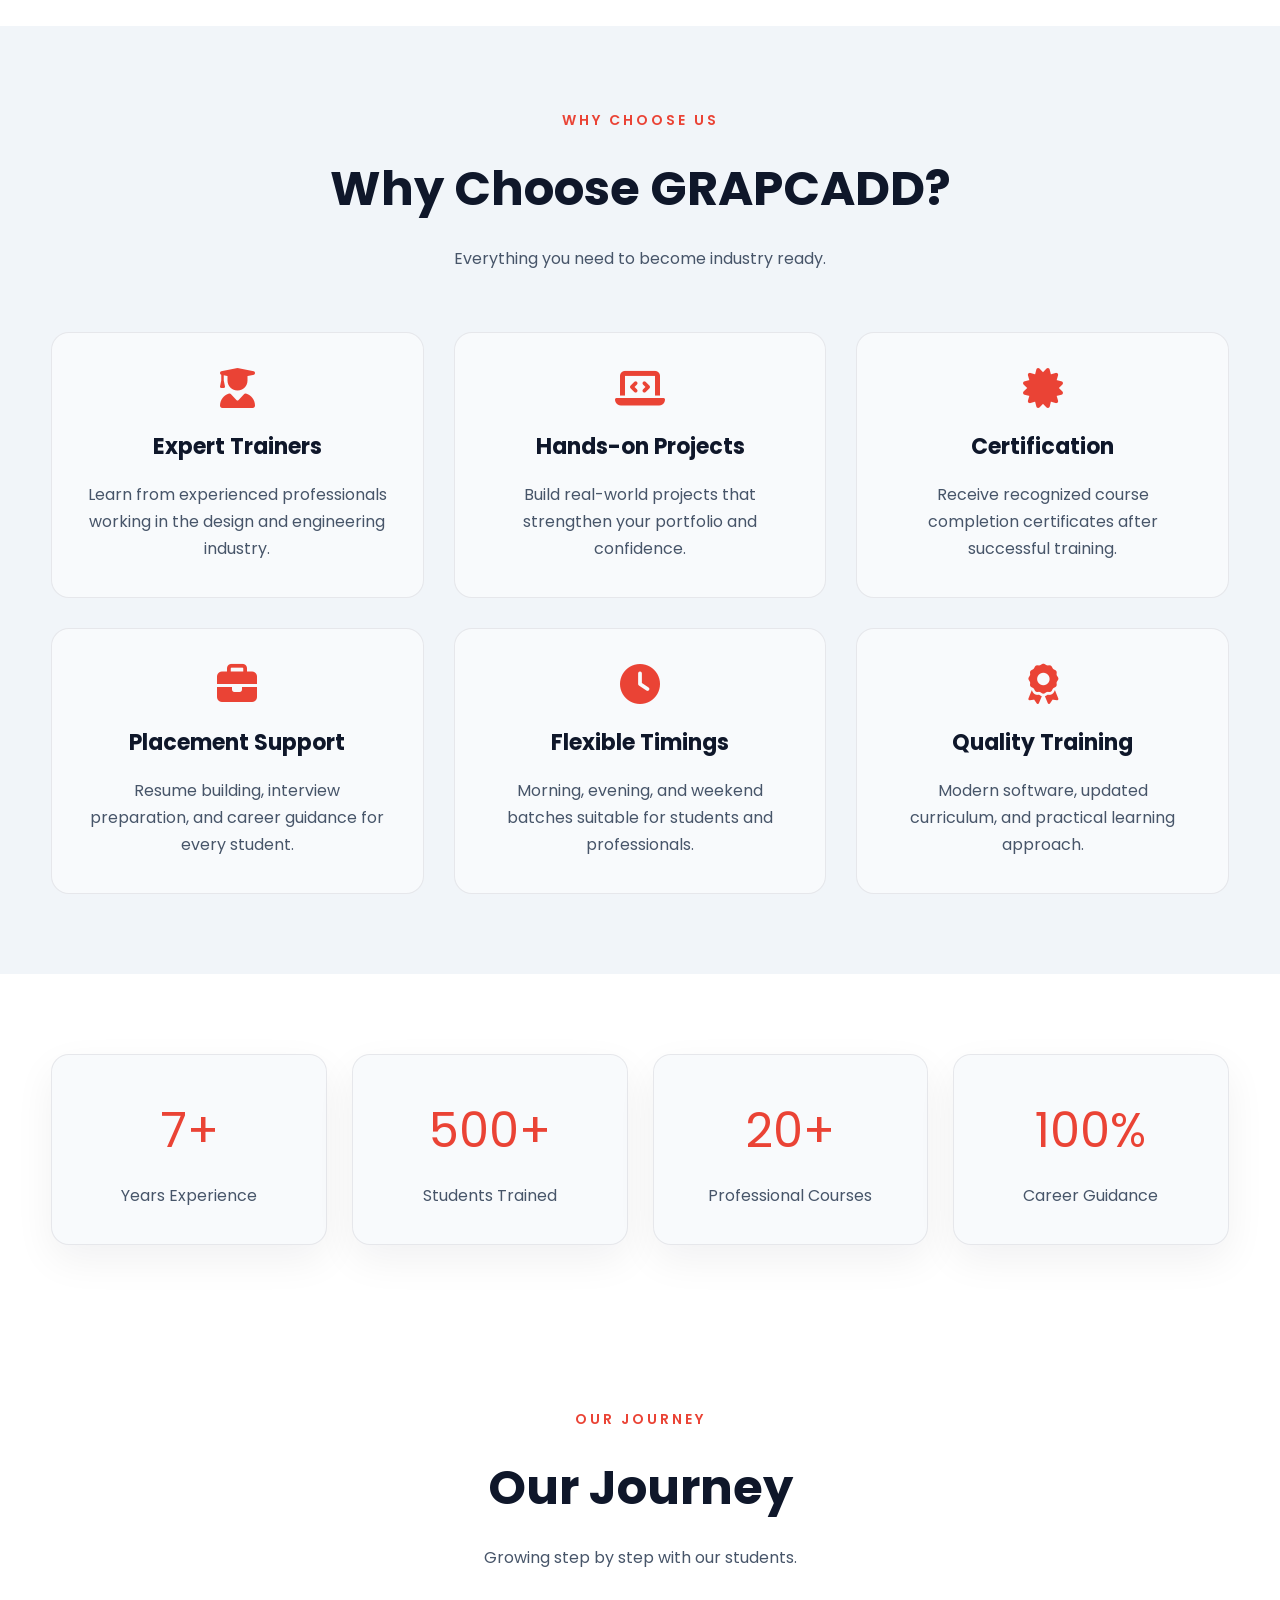
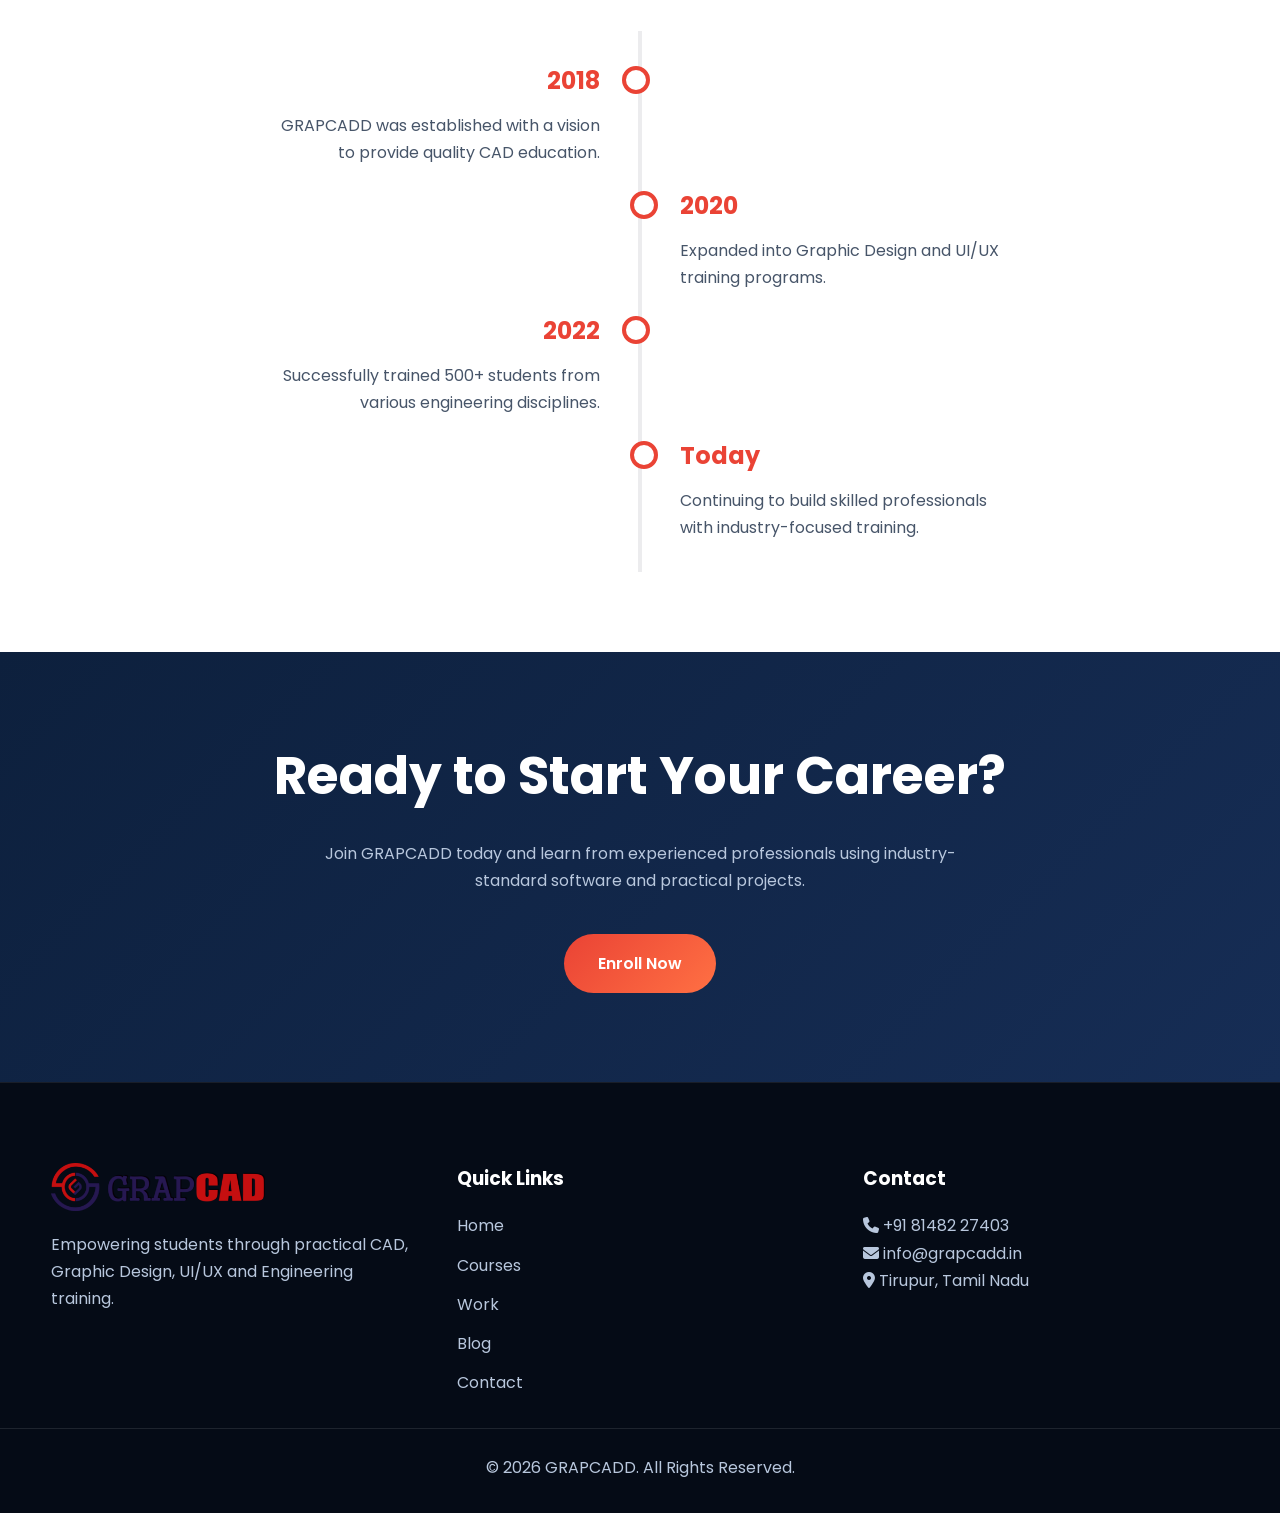
<file: about.html>
<!DOCTYPE html>
<html lang="en">

<head>

    <meta charset="UTF-8">
    <meta name="viewport" content="width=device-width, initial-scale=1.0">
    <link rel="icon" type="image/png" href="images/favicon.png">
    <link rel="apple-touch-icon" href="images/favicon.png">

    <title>About GRAPCADD | Leading CAD &amp; Design Training Institute in Tirupur, Tamil Nadu</title>

    <meta name="description"
        content="Discover GRAPCADD's story, mission and expert trainers. A trusted CAD, Graphic Design, UI/UX and Pattern Design training institute serving Tirupur and Tamil Nadu since 2018.">

    <meta name="robots" content="index, follow, max-image-preview:large, max-snippet:-1, max-video-preview:-1">
    <link rel="canonical" href="https://www.grapcadd.in/about.html">

    <!-- Open Graph -->
    <meta property="og:type" content="website">
    <meta property="og:site_name" content="GRAPCADD">
    <meta property="og:locale" content="en_IN">
    <meta property="og:title" content="About GRAPCADD | Leading CAD &amp; Design Training Institute in Tirupur, Tamil Nadu">
    <meta property="og:description" content="Empowering students with practical CAD, Graphic Design, UI/UX and Pattern Design skills that build successful careers in Tirupur, Tamil Nadu.">
    <meta property="og:url" content="https://www.grapcadd.in/about.html">
    <meta property="og:image" content="https://www.grapcadd.in/images/about.jpg">

    <!-- Twitter Card -->
    <meta name="twitter:card" content="summary_large_image">
    <meta name="twitter:title" content="About GRAPCADD | Leading CAD &amp; Design Training Institute in Tirupur, Tamil Nadu">
    <meta name="twitter:description" content="Empowering students with practical CAD, Graphic Design, UI/UX and Pattern Design skills that build successful careers in Tirupur, Tamil Nadu.">
    <meta name="twitter:image" content="https://www.grapcadd.in/images/about.jpg">

    <link rel="preconnect" href="https://fonts.googleapis.com">

    <link rel="preconnect" href="https://fonts.gstatic.com" crossorigin>

    <link rel="preload" as="style" href="https://fonts.googleapis.com/css2?family=Poppins:wght@300;400;500;600;700;800&amp;display=swap" onload="this.onload=null;this.rel='stylesheet'">
<noscript><link rel="stylesheet" href="https://fonts.googleapis.com/css2?family=Poppins:wght@300;400;500;600;700;800&amp;display=swap"></noscript>

    <link rel="preload" as="style" href="https://cdnjs.cloudflare.com/ajax/libs/font-awesome/6.5.2/css/all.min.css" onload="this.onload=null;this.rel='stylesheet'">
<noscript><link rel="stylesheet" href="https://cdnjs.cloudflare.com/ajax/libs/font-awesome/6.5.2/css/all.min.css"></noscript>

    <link rel="stylesheet" href="css/styles.css">

    <!-- Structured Data: Organization / Local Business -->
    <script type="application/ld+json">
    {
      "@context": "https://schema.org",
      "@type": ["EducationalOrganization", "LocalBusiness"],
      "@id": "https://www.grapcadd.in/#organization",
      "name": "GRAPCADD",
      "alternateName": "GRAPCADD Institute",
      "description": "GRAPCADD is a professional training institute in Tirupur, Tamil Nadu offering industry-ready courses in Graphic Design, Civil CAD, Mechanical CAD, Pattern CAD, UI/UX Design, Web Design, Motion Graphics and Interior Design.",
      "url": "https://www.grapcadd.in/",
      "logo": {
        "@type": "ImageObject",
        "url": "https://www.grapcadd.in/images/logo.png",
        "width": 400,
        "height": 90
      },
      "image": "https://www.grapcadd.in/images/about.jpg",
      "telephone": "+91-81482-27403",
      "email": "info@grapcadd.in",
      "priceRange": "₹₹",
      "address": {
        "@type": "PostalAddress",
        "streetAddress": "Opp. Nilagiri Bakery, Pushpa Theater",
        "addressLocality": "Tirupur",
        "addressRegion": "Tamil Nadu",
        "postalCode": "641607",
        "addressCountry": "IN"
      },
      "geo": { "@type": "GeoCoordinates", "latitude": 11.1105064, "longitude": 77.3386882 },
      "hasMap": "https://www.google.com/maps?cid=17313990450096148705",
      "areaServed": [
        { "@type": "State", "name": "Tamil Nadu" },
        { "@type": "City", "name": "Tirupur" },
        { "@type": "City", "name": "Coimbatore" },
        { "@type": "City", "name": "Erode" }
      ],
      "foundingDate": "2018",
      "openingHoursSpecification": [
        { "@type": "OpeningHoursSpecification", "dayOfWeek": ["Monday","Tuesday","Wednesday","Thursday","Friday","Saturday"], "opens": "10:00", "closes": "20:00" },
        { "@type": "OpeningHoursSpecification", "dayOfWeek": ["Sunday"], "opens": "10:00", "closes": "13:00" }
      ],
      "sameAs": [
        "https://www.instagram.com/grap__cadd/?hl=en",
        "https://www.youtube.com/@grapcadd"
      ]
    }
    </script>

    <!-- Structured Data: Breadcrumbs -->
    <script type="application/ld+json">
    {
      "@context": "https://schema.org",
      "@type": "BreadcrumbList",
      "itemListElement": [
        { "@type": "ListItem", "position": 1, "name": "Home", "item": "https://www.grapcadd.in/" },
        { "@type": "ListItem", "position": 2, "name": "About", "item": "https://www.grapcadd.in/about.html" }
      ]
    }
    </script>

</head>

<body>

    <header class="header">

        <div class="container nav-container">

            <a href="index.html" class="logo">
                <img src="images/logo.png" alt="GRAPCADD Logo" width="150" height="34">
            </a>

            <nav>

                <ul class="nav-links">

                    <li><a href="index.html">Home</a></li>

                    <li><a href="courses.html">Courses</a></li>

                    <li><a href="about.html" class="active">About</a></li>

                    <li><a href="work.html">Work</a></li>

                    <li><a href="blog.html">Blog</a></li>

                    <li><a href="contact.html">Contact</a></li>

                </ul>

            </nav>

            <a href="contact.html" class="nav-btn">
                Enroll Now
            </a>

        </div>

    </header>

<main>

    <!-- ABOUT HERO -->

    <section class="page-hero">

        <div class="container">

            <h1>About GRAPCADD</h1>

            <p>

                Empowering students with practical CAD, Design, and UI/UX
                skills that build successful careers.

            </p>

        </div>

    </section>

    <!-- OUR STORY -->

    <section class="about">

        <div class="container about-container">

            <div class="about-image">

                <img src="images/about.jpg" alt="GRAPCADD CAD and design training institute in Tirupur, Tamil Nadu" loading="lazy" width="1200" height="743">

            </div>

            <div class="about-content">

                <h2>Who We Are</h2>

                <p>

                    GRAPCADD is a leading design and engineering training institute
                    dedicated to helping students become industry-ready professionals.

                </p>

                <p>

                    We focus on practical learning, real-world projects,
                    modern software tools, and career guidance to ensure every
                    student gains confidence before entering the workforce.

                </p>

                <p>

                    Whether you're a beginner or a working professional,
                    our courses are designed to take your skills to the next level.

                </p>

            </div>

        </div>

    </section>
    <!-- =========================
     MISSION & VISION
========================= -->

    <section class="mission-section">

        <div class="container">

            <div class="section-heading">
                <span>OUR MISSION</span>
                <h2>Our Mission &amp; Vision</h2>
                <p>Creating skilled professionals through quality education and practical experience.</p>
            </div>

            <div class="mission-grid">

                <div class="mission-card tilt-card" data-tilt-max="6">
                    <i class="fas fa-bullseye"></i>

                    <h3>Our Mission</h3>

                    <p>
                        To provide affordable, industry-oriented technical education that prepares
                        students for successful careers in design, engineering, and digital technology.
                    </p>

                </div>

                <div class="mission-card tilt-card" data-tilt-max="6">
                    <i class="fas fa-eye"></i>

                    <h3>Our Vision</h3>

                    <p>
                        To become one of India's most trusted CAD and Design training institutes by
                        producing highly skilled professionals for the global industry.
                    </p>

                </div>

            </div>

        </div>

    </section>

    <!-- =========================
      WHY CHOOSE US
========================= -->

    <section class="why-us">

        <div class="container">

            <div class="section-heading">

                <span>WHY CHOOSE US</span>

                <h2>Why Choose GRAPCADD?</h2>

                <p>Everything you need to become industry ready.</p>

            </div>

            <div class="features-grid">

                <div class="feature-box tilt-card" data-tilt-max="6">

                    <i class="fas fa-user-graduate"></i>

                    <h3>Expert Trainers</h3>

                    <p>
                        Learn from experienced professionals working in the design and engineering industry.
                    </p>

                </div>

                <div class="feature-box tilt-card" data-tilt-max="6">

                    <i class="fas fa-laptop-code"></i>

                    <h3>Hands-on Projects</h3>

                    <p>
                        Build real-world projects that strengthen your portfolio and confidence.
                    </p>

                </div>

                <div class="feature-box tilt-card" data-tilt-max="6">

                    <i class="fas fa-certificate"></i>

                    <h3>Certification</h3>

                    <p>
                        Receive recognized course completion certificates after successful training.
                    </p>

                </div>

                <div class="feature-box tilt-card" data-tilt-max="6">

                    <i class="fas fa-briefcase"></i>

                    <h3>Placement Support</h3>

                    <p>
                        Resume building, interview preparation, and career guidance for every student.
                    </p>

                </div>

                <div class="feature-box tilt-card" data-tilt-max="6">

                    <i class="fas fa-clock"></i>

                    <h3>Flexible Timings</h3>

                    <p>
                        Morning, evening, and weekend batches suitable for students and professionals.
                    </p>

                </div>

                <div class="feature-box tilt-card" data-tilt-max="6">

                    <i class="fas fa-award"></i>

                    <h3>Quality Training</h3>

                    <p>
                        Modern software, updated curriculum, and practical learning approach.
                    </p>

                </div>

            </div>

        </div>

    </section>

    <!-- =========================
      ACHIEVEMENTS
========================= -->

    <section class="about-stats">

        <div class="container about-stats-grid">

            <div class="about-stat-card tilt-card" data-tilt-max="5">

                <p class="stat-number">7+</p>

                <p>Years Experience</p>

            </div>

            <div class="about-stat-card tilt-card" data-tilt-max="5">

                <p class="stat-number">500+</p>

                <p>Students Trained</p>

            </div>

            <div class="about-stat-card tilt-card" data-tilt-max="5">

                <p class="stat-number">20+</p>

                <p>Professional Courses</p>

            </div>

            <div class="about-stat-card tilt-card" data-tilt-max="5">

                <p class="stat-number">100%</p>

                <p>Career Guidance</p>

            </div>

        </div>

    </section>

    <!-- =========================
      OUR JOURNEY
========================= -->

    <section class="timeline">

        <div class="container">

            <div class="section-heading">

                <span>OUR JOURNEY</span>

                <h2>Our Journey</h2>

                <p>Growing step by step with our students.</p>

            </div>

            <div class="timeline-container">

                <div class="timeline-item">
                    <h3>2018</h3>
                    <p>GRAPCADD was established with a vision to provide quality CAD education.</p>
                </div>

                <div class="timeline-item">
                    <h3>2020</h3>
                    <p>Expanded into Graphic Design and UI/UX training programs.</p>
                </div>

                <div class="timeline-item">
                    <h3>2022</h3>
                    <p>Successfully trained 500+ students from various engineering disciplines.</p>
                </div>

                <div class="timeline-item">
                    <h3>Today</h3>
                    <p>Continuing to build skilled professionals with industry-focused training.</p>
                </div>

            </div>

        </div>

    </section>

    <!-- =========================
      CALL TO ACTION
========================= -->

    <section class="cta">

        <div class="cta-content">

            <h2>Ready to Start Your Career?</h2>

            <p>
                Join GRAPCADD today and learn from experienced professionals
                using industry-standard software and practical projects.
            </p>

            <a href="contact.html" class="primary-btn magnetic-btn">
                Enroll Now
            </a>

        </div>

    </section>

    <!-- =========================
      FOOTER
========================= -->

</main>

    <footer id="contact" class="footer">

        <div class="container footer-grid">

            <div class="footer-box">

                <a href="index.html" class="logo" style="margin-bottom: 20px;">
                    <img src="images/logo.png" alt="GRAPCADD Logo" width="150" height="34">
                </a>

                <p>
                    Empowering students through practical CAD, Graphic Design,
                    UI/UX and Engineering training.
                </p>

            </div>

            <div class="footer-box">

                <h3>Quick Links</h3>

                <ul>

                    <li><a href="index.html">Home</a></li>

                    <li><a href="courses.html">Courses</a></li>

                    <li><a href="work.html">Work</a></li>

                    <li><a href="blog.html">Blog</a></li>

                    <li><a href="contact.html">Contact</a></li>

                </ul>

            </div>

            <div class="footer-box">

                <h3>Contact</h3>

                <p><i class="fas fa-phone"></i> +91 81482 27403</p>

                <p><i class="fas fa-envelope"></i> info@grapcadd.in</p>

                <p><i class="fas fa-location-dot"></i> Tirupur, Tamil Nadu</p>

            </div>

        </div>

        <div class="copyright">

            <p>© 2026 GRAPCADD. All Rights Reserved.</p>

        </div>

    </footer>

    <!-- Floating WhatsApp -->
<a href="https://wa.me/918148227403" class="whatsapp" target="_blank">
  💬
</a>

<!-- Back To Top with Circular Progress -->
<div id="topBtn" class="progress-wrap">
        <svg class="progress-circle" width="100%" height="100%" viewBox="-1 -1 102 102">
            <path class="bg-circle" d="M50,1 a49,49 0 0,1 0,98 a49,49 0 0,1 0,-98" />
            <path class="progress-path" d="M50,1 a49,49 0 0,1 0,98 a49,49 0 0,1 0,-98" />
        </svg>
    </div>

    <script src="js/script.js"></script>
    <script src="js/home-fx.js"></script>

</body>

</html>
</file>
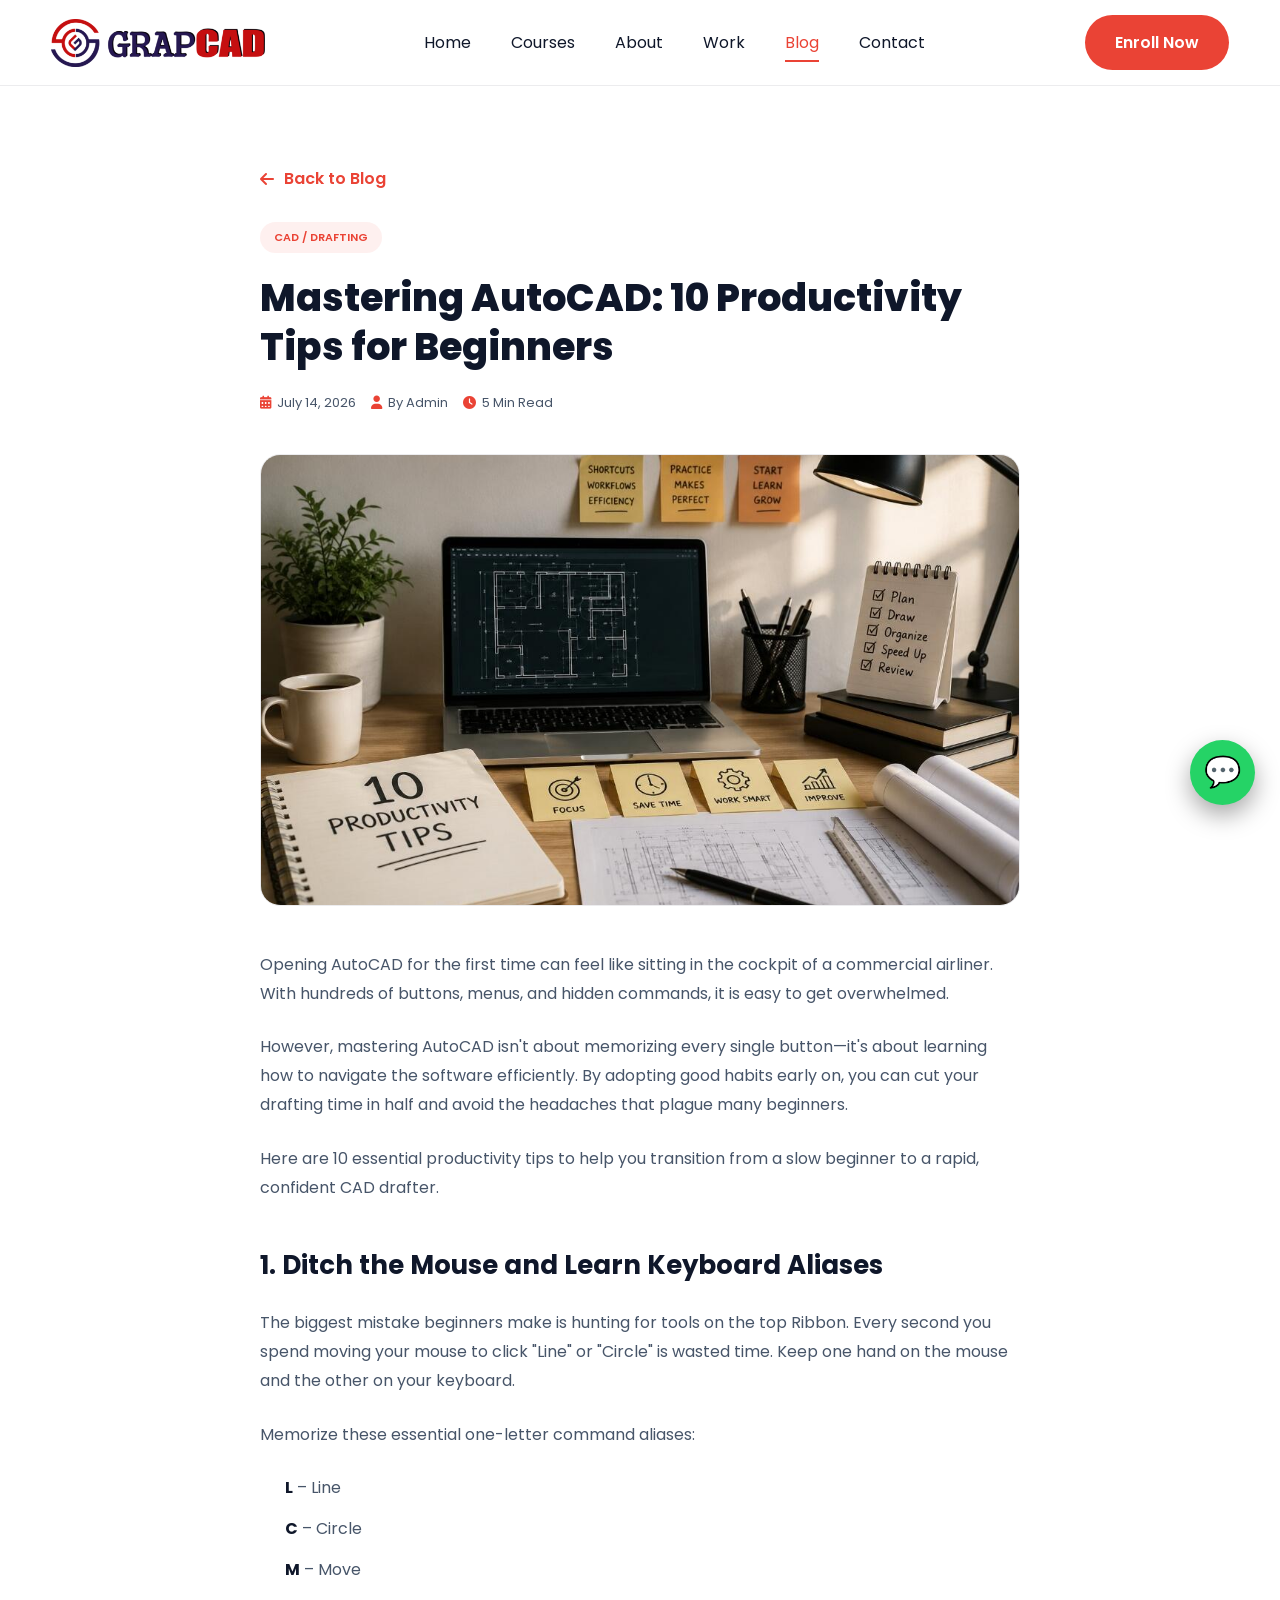
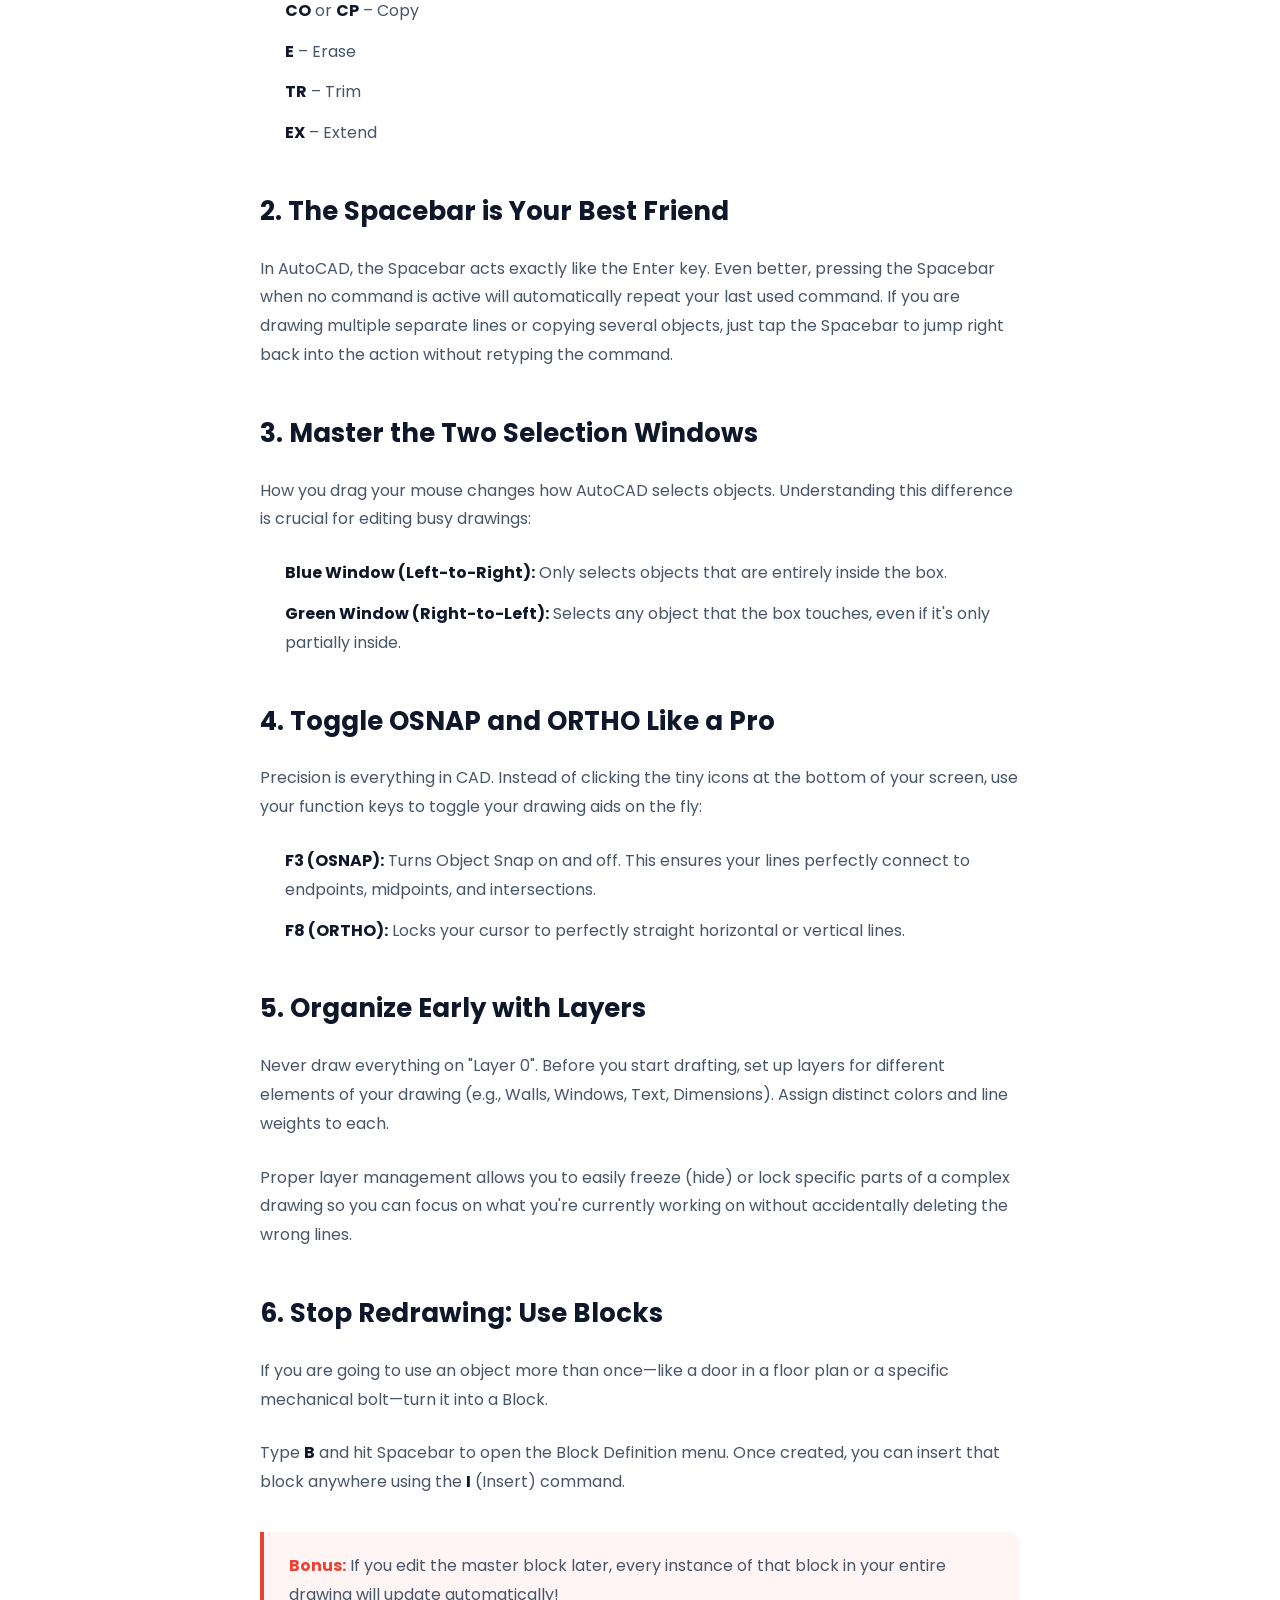
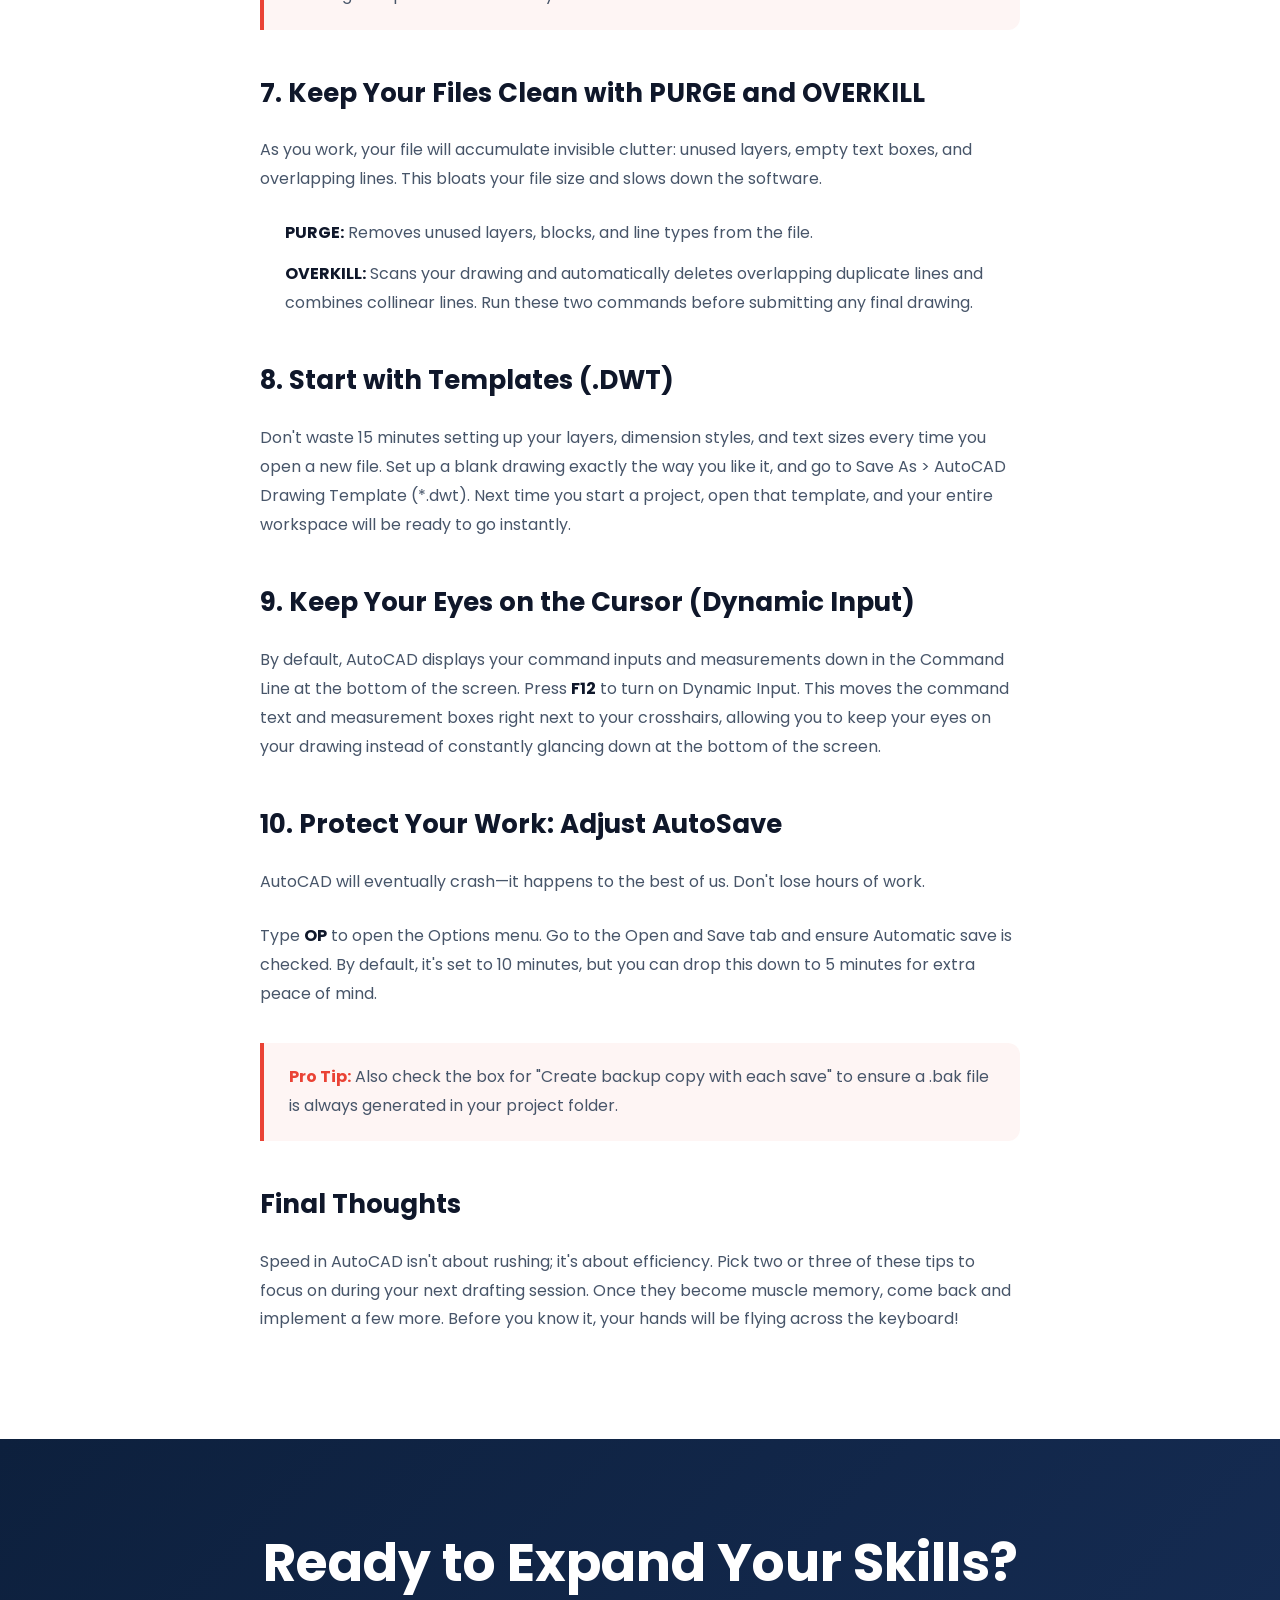
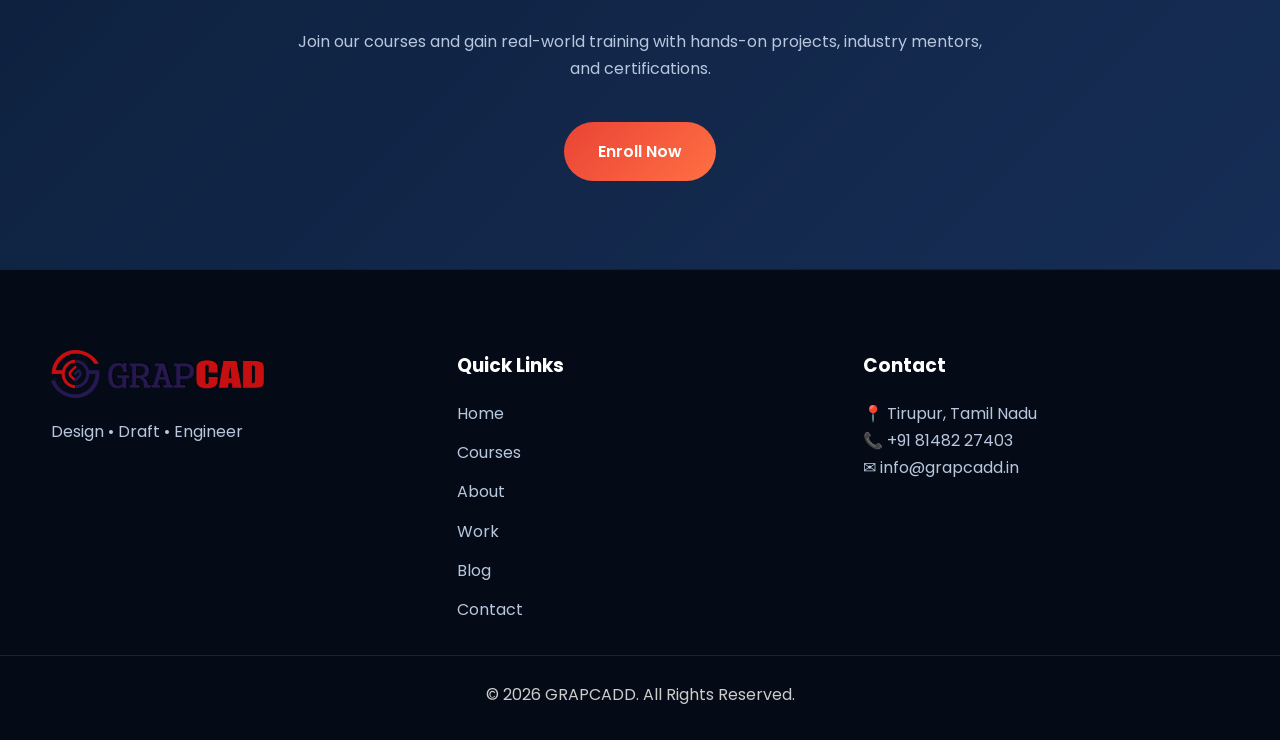
<file: blog-post-autocad.html>
<!DOCTYPE html>
<html lang="en">

<head>

    <meta charset="UTF-8">
    <meta name="viewport" content="width=device-width, initial-scale=1.0">
    <link rel="icon" type="image/png" href="images/favicon.png">
    <link rel="apple-touch-icon" href="images/favicon.png">

    <title>Mastering AutoCAD: 10 Productivity Tips for Beginners | GRAPCADD</title>

    <meta name="description"
        content="10 essential AutoCAD productivity tips and keyboard shortcuts for beginners — from GRAPCADD, Tirupur's leading CAD training institute in Tamil Nadu.">

    <meta name="robots" content="index, follow, max-image-preview:large, max-snippet:-1, max-video-preview:-1">
    <link rel="canonical" href="https://www.grapcadd.in/blog-post-autocad.html">

    <!-- Open Graph -->
    <meta property="og:type" content="article">
    <meta property="og:site_name" content="GRAPCADD">
    <meta property="og:locale" content="en_IN">
    <meta property="og:title" content="Mastering AutoCAD: 10 Productivity Tips for Beginners | GRAPCADD">
    <meta property="og:description" content="Boost your drafting speed and accuracy with essential AutoCAD tips, keyboard shortcuts, and configuration settings every beginner should know.">
    <meta property="og:url" content="https://www.grapcadd.in/blog-post-autocad.html">
    <meta property="og:image" content="https://www.grapcadd.in/images/autocad-tips.jpg">
    <meta property="article:published_time" content="2026-07-14">
    <meta property="article:section" content="CAD / Drafting">

    <!-- Twitter Card -->
    <meta name="twitter:card" content="summary_large_image">
    <meta name="twitter:title" content="Mastering AutoCAD: 10 Productivity Tips for Beginners | GRAPCADD">
    <meta name="twitter:description" content="Boost your drafting speed and accuracy with essential AutoCAD tips, keyboard shortcuts, and configuration settings every beginner should know.">
    <meta name="twitter:image" content="https://www.grapcadd.in/images/autocad-tips.jpg">

    <link rel="stylesheet" href="css/styles.css">

    <link rel="preconnect" href="https://fonts.googleapis.com">
    <link rel="preconnect" href="https://fonts.gstatic.com" crossorigin>
    <link rel="preload" as="style" href="https://fonts.googleapis.com/css2?family=Poppins:wght@300;400;500;600;700;800&amp;display=swap" onload="this.onload=null;this.rel='stylesheet'">
<noscript><link rel="stylesheet" href="https://fonts.googleapis.com/css2?family=Poppins:wght@300;400;500;600;700;800&amp;display=swap"></noscript>

    <link rel="preload" as="style" href="https://cdnjs.cloudflare.com/ajax/libs/font-awesome/6.5.2/css/all.min.css" onload="this.onload=null;this.rel='stylesheet'">
<noscript><link rel="stylesheet" href="https://cdnjs.cloudflare.com/ajax/libs/font-awesome/6.5.2/css/all.min.css"></noscript>

    <!-- Structured Data: Organization -->
    <script type="application/ld+json">
    {
      "@context": "https://schema.org",
      "@type": ["EducationalOrganization", "LocalBusiness"],
      "@id": "https://www.grapcadd.in/#organization",
      "name": "GRAPCADD",
      "url": "https://www.grapcadd.in/",
      "logo": { "@type": "ImageObject", "url": "https://www.grapcadd.in/images/logo.png", "width": 400, "height": 90 },
      "telephone": "+91-81482-27403",
      "email": "info@grapcadd.in",
      "address": {
        "@type": "PostalAddress",
        "streetAddress": "Opp. Nilagiri Bakery, Pushpa Theater",
        "addressLocality": "Tirupur",
        "addressRegion": "Tamil Nadu",
        "postalCode": "641607",
        "addressCountry": "IN"
      },
      "sameAs": [
        "https://www.instagram.com/grap__cadd/?hl=en",
        "https://www.youtube.com/@grapcadd"
      ]
    }
    </script>

    <!-- Structured Data: Breadcrumbs -->
    <script type="application/ld+json">
    {
      "@context": "https://schema.org",
      "@type": "BreadcrumbList",
      "itemListElement": [
        { "@type": "ListItem", "position": 1, "name": "Home", "item": "https://www.grapcadd.in/" },
        { "@type": "ListItem", "position": 2, "name": "Blog", "item": "https://www.grapcadd.in/blog.html" },
        { "@type": "ListItem", "position": 3, "name": "Mastering AutoCAD: 10 Productivity Tips for Beginners", "item": "https://www.grapcadd.in/blog-post-autocad.html" }
      ]
    }
    </script>

    <!-- Structured Data: BlogPosting -->
    <script type="application/ld+json">
    {
      "@context": "https://schema.org",
      "@type": "BlogPosting",
      "mainEntityOfPage": { "@type": "WebPage", "@id": "https://www.grapcadd.in/blog-post-autocad.html" },
      "headline": "Mastering AutoCAD: 10 Productivity Tips for Beginners",
      "description": "10 essential AutoCAD productivity tips and keyboard shortcuts for beginners, from GRAPCADD's CAD trainers in Tirupur, Tamil Nadu.",
      "image": "https://www.grapcadd.in/images/autocad-tips.jpg",
      "datePublished": "2026-07-14",
      "dateModified": "2026-07-14",
      "author": { "@type": "Person", "name": "Admin" },
      "publisher": { "@id": "https://www.grapcadd.in/#organization" },
      "articleSection": "CAD / Drafting",
      "keywords": "AutoCAD tips, CAD training Tirupur, AutoCAD shortcuts, GRAPCADD"
    }
    </script>

</head>

<body>

    <!-- =========================
       HEADER
    ========================= -->
    <header class="header">

        <div class="container nav-container">

            <a href="index.html" class="logo">
                <img src="images/logo.png" alt="GRAPCADD Logo" width="150" height="34">
            </a>

            <nav>

                <ul class="nav-links">

                    <li><a href="index.html">Home</a></li>

                    <li><a href="courses.html">Courses</a></li>

                    <li><a href="about.html">About</a></li>

                    <li><a href="work.html">Work</a></li>

                    <li><a href="blog.html" class="active">Blog</a></li>

                    <li><a href="contact.html">Contact</a></li>

                </ul>

            </nav>

            <a href="contact.html" class="nav-btn">
                Enroll Now
            </a>

        </div>

    </header>

<main>

    <!-- =========================
       SINGLE POST SECTION
    ========================= -->
    <section class="post-wrapper" style="margin-top: 85px;">

        <div class="post-container">

            <a href="blog.html" class="post-back-btn">
                <i class="fas fa-arrow-left"></i> Back to Blog
            </a>

            <header class="post-header">

                <span class="blog-badge">CAD / Drafting</span>

                <h1>Mastering AutoCAD: 10 Productivity Tips for Beginners</h1>

                <div class="blog-meta">
                    <span><i class="fas fa-calendar-alt"></i> July 14, 2026</span>
                    <span><i class="fas fa-user"></i> By Admin</span>
                    <span><i class="fas fa-clock"></i> 5 Min Read</span>
                </div>

            </header>

            <div class="post-image">
                <img src="images/autocad-tips.jpg" alt="AutoCAD productivity tips for beginners" width="1024" height="682" class="tilt-card" data-tilt-max="5">
            </div>

            <article class="post-body">

                <p>
                    Opening AutoCAD for the first time can feel like sitting in the cockpit of a commercial airliner. With hundreds of buttons, menus, and hidden commands, it is easy to get overwhelmed.
                </p>

                <p>
                    However, mastering AutoCAD isn't about memorizing every single button—it's about learning how to navigate the software efficiently. By adopting good habits early on, you can cut your drafting time in half and avoid the headaches that plague many beginners.
                </p>

                <p>
                    Here are 10 essential productivity tips to help you transition from a slow beginner to a rapid, confident CAD drafter.
                </p>

                <h2>1. Ditch the Mouse and Learn Keyboard Aliases</h2>
                
                <p>
                    The biggest mistake beginners make is hunting for tools on the top Ribbon. Every second you spend moving your mouse to click "Line" or "Circle" is wasted time. Keep one hand on the mouse and the other on your keyboard.
                </p>

                <p>
                    Memorize these essential one-letter command aliases:
                </p>

                <ul>
                    <li><strong>L</strong> – Line</li>
                    <li><strong>C</strong> – Circle</li>
                    <li><strong>M</strong> – Move</li>
                    <li><strong>CO</strong> or <strong>CP</strong> – Copy</li>
                    <li><strong>E</strong> – Erase</li>
                    <li><strong>TR</strong> – Trim</li>
                    <li><strong>EX</strong> – Extend</li>
                </ul>

                <h2>2. The Spacebar is Your Best Friend</h2>

                <p>
                    In AutoCAD, the Spacebar acts exactly like the Enter key. Even better, pressing the Spacebar when no command is active will automatically repeat your last used command. If you are drawing multiple separate lines or copying several objects, just tap the Spacebar to jump right back into the action without retyping the command.
                </p>

                <h2>3. Master the Two Selection Windows</h2>

                <p>
                    How you drag your mouse changes how AutoCAD selects objects. Understanding this difference is crucial for editing busy drawings:
                </p>

                <ul>
                    <li><strong>Blue Window (Left-to-Right):</strong> Only selects objects that are entirely inside the box.</li>
                    <li><strong>Green Window (Right-to-Left):</strong> Selects any object that the box touches, even if it's only partially inside.</li>
                </ul>

                <h2>4. Toggle OSNAP and ORTHO Like a Pro</h2>

                <p>
                    Precision is everything in CAD. Instead of clicking the tiny icons at the bottom of your screen, use your function keys to toggle your drawing aids on the fly:
                </p>

                <ul>
                    <li><strong>F3 (OSNAP):</strong> Turns Object Snap on and off. This ensures your lines perfectly connect to endpoints, midpoints, and intersections.</li>
                    <li><strong>F8 (ORTHO):</strong> Locks your cursor to perfectly straight horizontal or vertical lines.</li>
                </ul>

                <h2>5. Organize Early with Layers</h2>

                <p>
                    Never draw everything on "Layer 0". Before you start drafting, set up layers for different elements of your drawing (e.g., Walls, Windows, Text, Dimensions). Assign distinct colors and line weights to each.
                </p>

                <p>
                    Proper layer management allows you to easily freeze (hide) or lock specific parts of a complex drawing so you can focus on what you're currently working on without accidentally deleting the wrong lines.
                </p>

                <h2>6. Stop Redrawing: Use Blocks</h2>

                <p>
                    If you are going to use an object more than once—like a door in a floor plan or a specific mechanical bolt—turn it into a Block.
                </p>

                <p>
                    Type <strong>B</strong> and hit Spacebar to open the Block Definition menu. Once created, you can insert that block anywhere using the <strong>I</strong> (Insert) command.
                </p>

                <div class="pro-tip">
                    <strong>Bonus:</strong> If you edit the master block later, every instance of that block in your entire drawing will update automatically!
                </div>

                <h2>7. Keep Your Files Clean with PURGE and OVERKILL</h2>

                <p>
                    As you work, your file will accumulate invisible clutter: unused layers, empty text boxes, and overlapping lines. This bloats your file size and slows down the software.
                </p>

                <ul>
                    <li><strong>PURGE:</strong> Removes unused layers, blocks, and line types from the file.</li>
                    <li><strong>OVERKILL:</strong> Scans your drawing and automatically deletes overlapping duplicate lines and combines collinear lines. Run these two commands before submitting any final drawing.</li>
                </ul>

                <h2>8. Start with Templates (.DWT)</h2>

                <p>
                    Don't waste 15 minutes setting up your layers, dimension styles, and text sizes every time you open a new file. Set up a blank drawing exactly the way you like it, and go to Save As > AutoCAD Drawing Template (*.dwt). Next time you start a project, open that template, and your entire workspace will be ready to go instantly.
                </p>

                <h2>9. Keep Your Eyes on the Cursor (Dynamic Input)</h2>

                <p>
                    By default, AutoCAD displays your command inputs and measurements down in the Command Line at the bottom of the screen. Press <strong>F12</strong> to turn on Dynamic Input. This moves the command text and measurement boxes right next to your crosshairs, allowing you to keep your eyes on your drawing instead of constantly glancing down at the bottom of the screen.
                </p>

                <h2>10. Protect Your Work: Adjust AutoSave</h2>

                <p>
                    AutoCAD will eventually crash—it happens to the best of us. Don't lose hours of work.
                </p>

                <p>
                    Type <strong>OP</strong> to open the Options menu. Go to the Open and Save tab and ensure Automatic save is checked. By default, it's set to 10 minutes, but you can drop this down to 5 minutes for extra peace of mind.
                </p>

                <div class="pro-tip">
                    <strong>Pro Tip:</strong> Also check the box for "Create backup copy with each save" to ensure a .bak file is always generated in your project folder.
                </div>

                <h2>Final Thoughts</h2>

                <p>
                    Speed in AutoCAD isn't about rushing; it's about efficiency. Pick two or three of these tips to focus on during your next drafting session. Once they become muscle memory, come back and implement a few more. Before you know it, your hands will be flying across the keyboard!
                </p>

            </article>

        </div>

    </section>

    <!-- =========================
       CALL TO ACTION
    ========================= -->
    <section class="cta">

        <div class="cta-content">

            <h2>Ready to Expand Your Skills?</h2>

            <p>
                Join our courses and gain real-world training with hands-on projects, industry mentors, and certifications.
            </p>

            <a href="contact.html" class="primary-btn magnetic-btn">
                Enroll Now
            </a>

        </div>

    </section>

    <!-- =========================
       FOOTER
    ========================= -->
</main>

    <footer class="footer">

        <div class="container footer-grid">

            <div>

                <a href="index.html" class="logo" style="margin-bottom: 20px;">
                    <img src="images/logo.png" alt="GRAPCADD Logo" width="150" height="34">
                </a>

                <p>
                    Design • Draft • Engineer
                </p>

            </div>

            <div>

                <h3>Quick Links</h3>

                <ul>

                    <li><a href="index.html">Home</a></li>

                    <li><a href="courses.html">Courses</a></li>

                    <li><a href="about.html">About</a></li>

                    <li><a href="work.html">Work</a></li>

                    <li><a href="blog.html" class="active">Blog</a></li>

                    <li><a href="contact.html">Contact</a></li>

                </ul>

            </div>

            <div>

                <h3>Contact</h3>

                <p>📍 Tirupur, Tamil Nadu</p>

                <p>📞 +91 81482 27403</p>

                <p>✉ info@grapcadd.in</p>

            </div>

        </div>

        <div class="copyright">

            © 2026 GRAPCADD. All Rights Reserved.

        </div>

    </footer>

    <!-- Floating WhatsApp -->
    <a href="https://wa.me/918148227403" class="whatsapp" target="_blank">
        💬
    </a>

    <!-- Back To Top with Circular Progress -->
    <div id="topBtn" class="progress-wrap">
        <svg class="progress-circle" width="100%" height="100%" viewBox="-1 -1 102 102">
            <path class="bg-circle" d="M50,1 a49,49 0 0,1 0,98 a49,49 0 0,1 0,-98" />
            <path class="progress-path" d="M50,1 a49,49 0 0,1 0,98 a49,49 0 0,1 0,-98" />
        </svg>
    </div>

    <script src="js/script.js"></script>
    <script src="js/home-fx.js"></script>

</body>

</html>
</file>
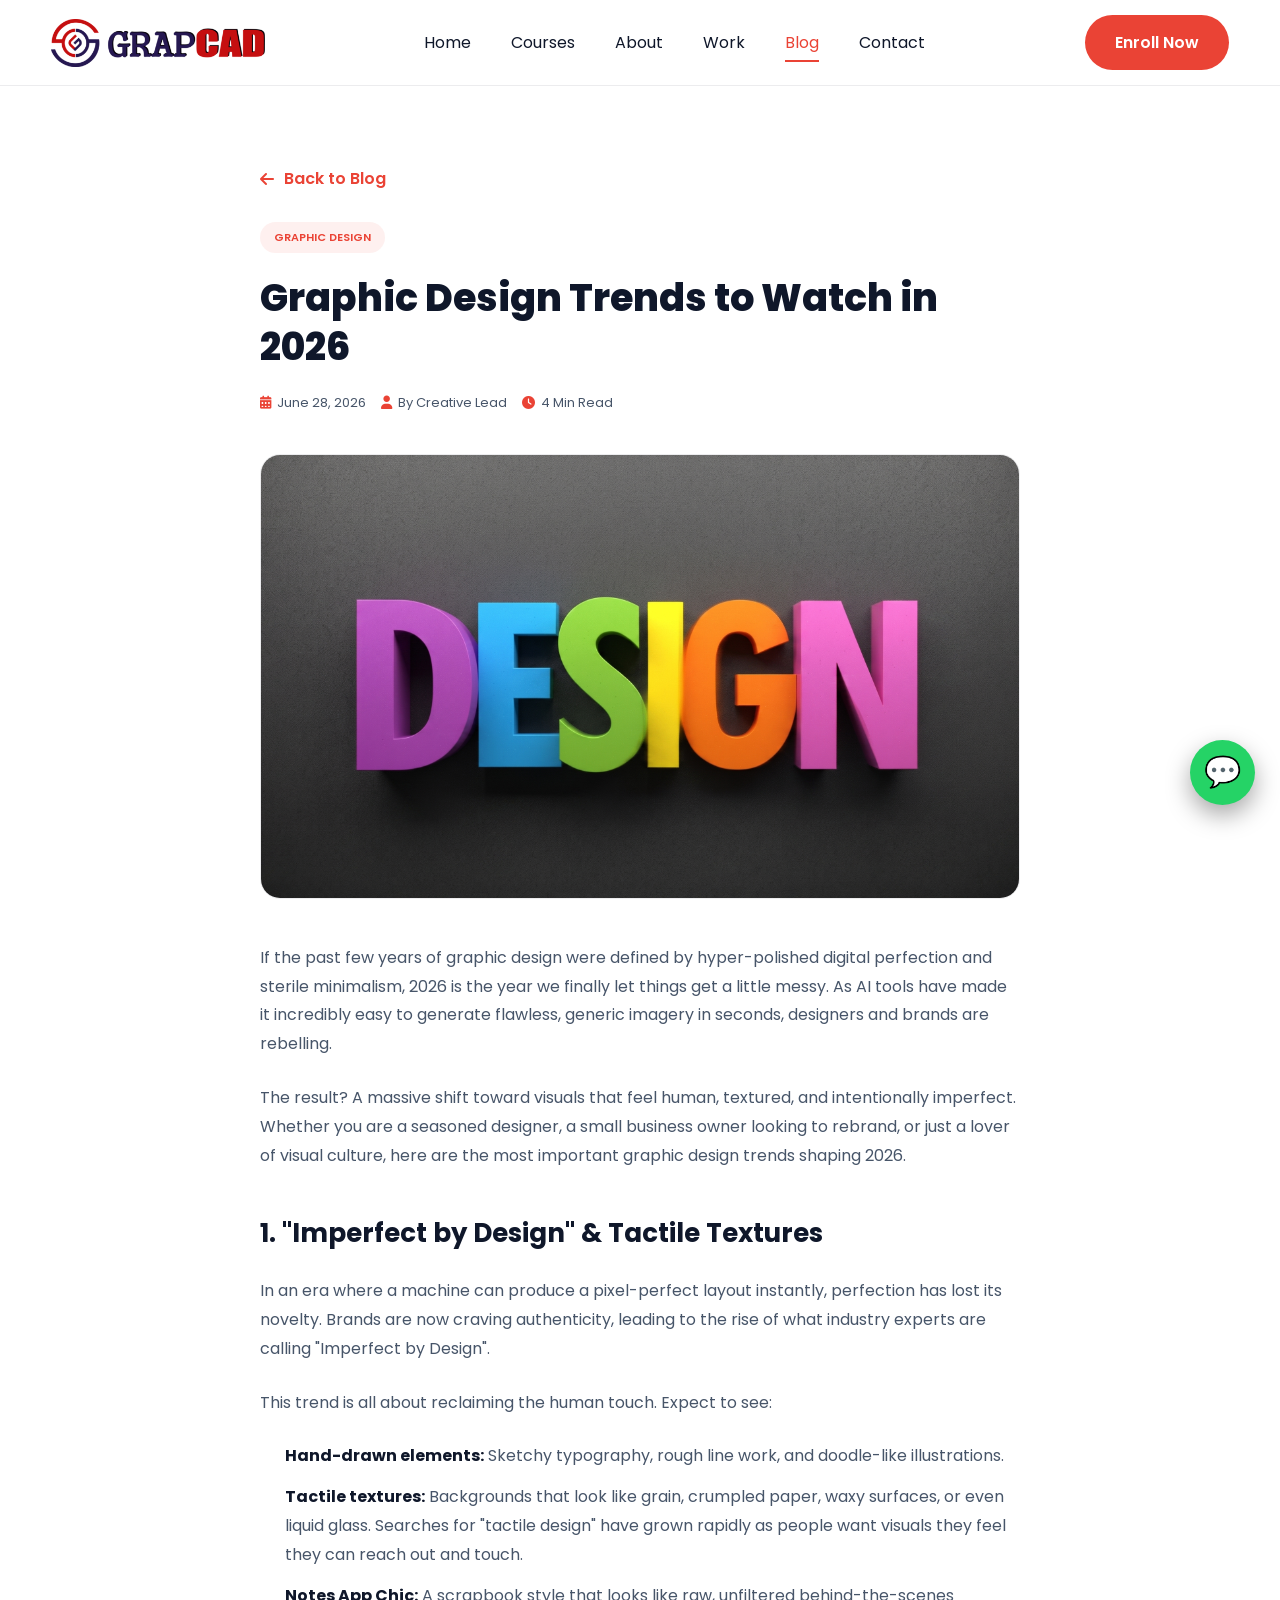
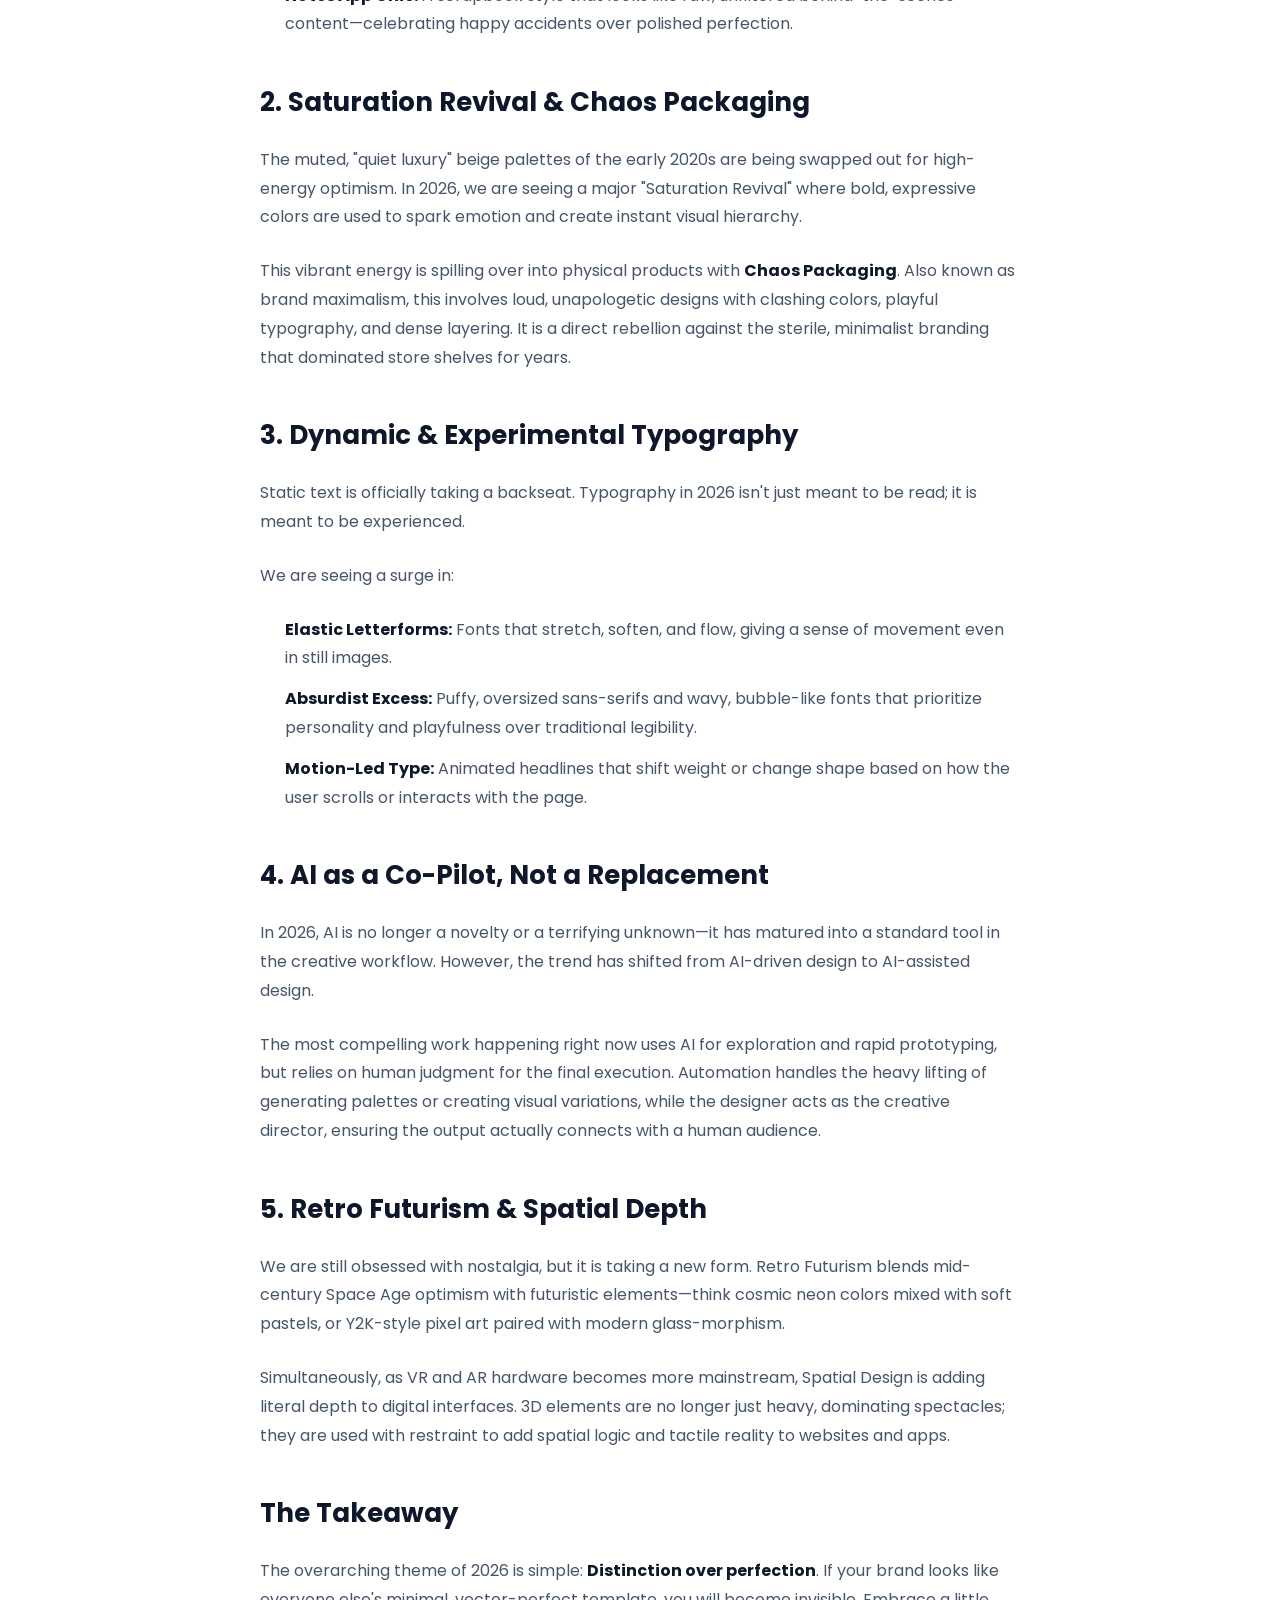
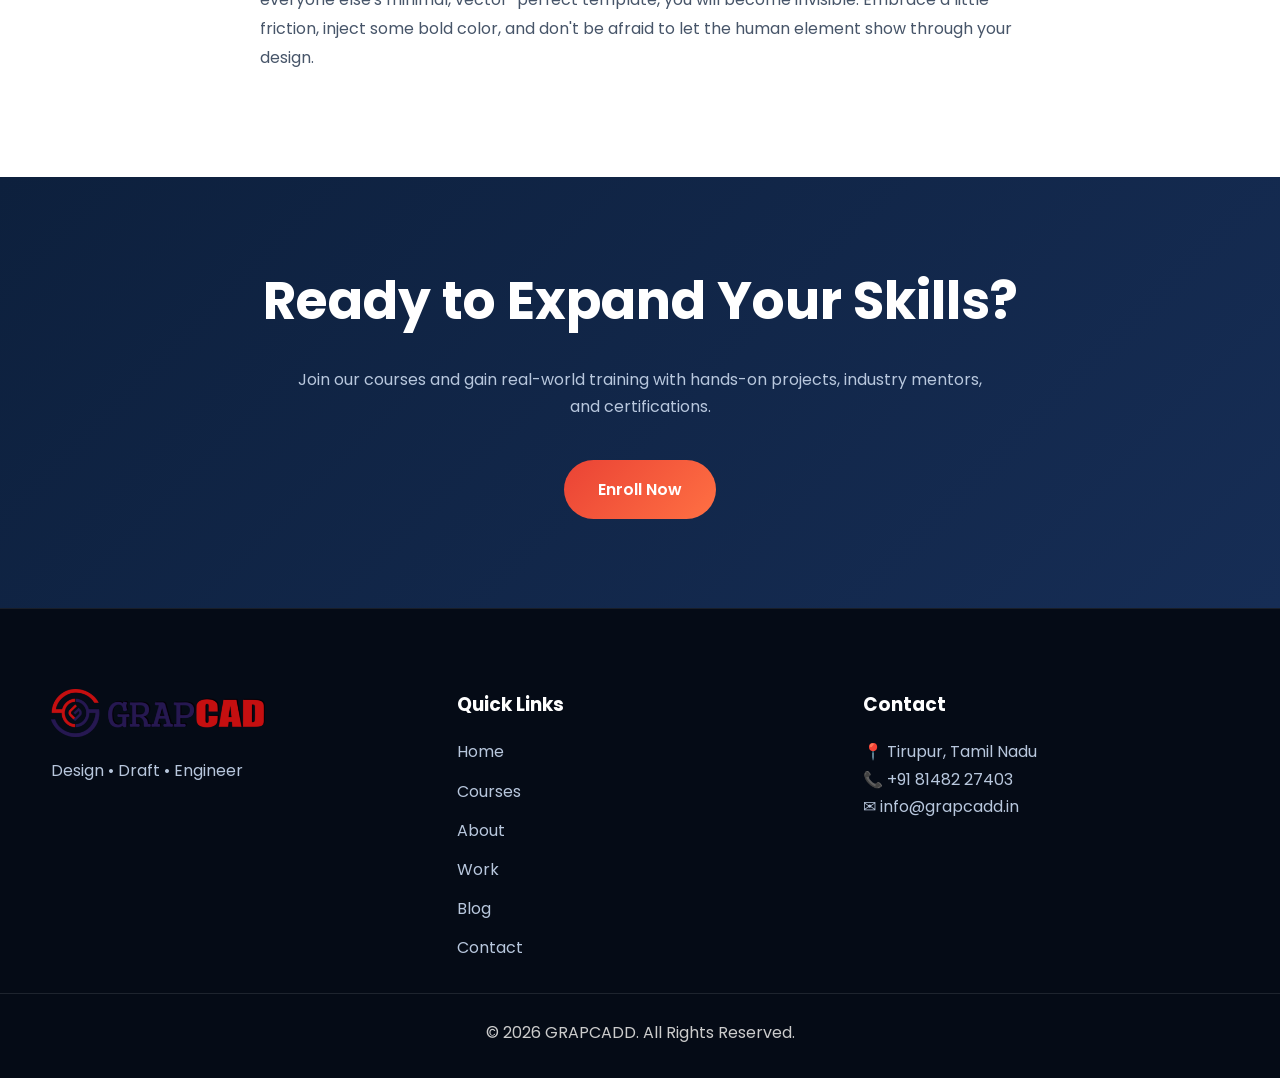
<file: blog-post-graphicdesign.html>
<!DOCTYPE html>
<html lang="en">

<head>

    <meta charset="UTF-8">
    <meta name="viewport" content="width=device-width, initial-scale=1.0">
    <link rel="icon" type="image/png" href="images/favicon.png">
    <link rel="apple-touch-icon" href="images/favicon.png">

    <title>Graphic Design Trends to Watch in 2026 | GRAPCADD</title>

    <meta name="description"
        content="Explore the top graphic design trends of 2026 — from GRAPCADD, Tirupur's leading graphic design training institute in Tamil Nadu.">

    <meta name="robots" content="index, follow, max-image-preview:large, max-snippet:-1, max-video-preview:-1">
    <link rel="canonical" href="https://www.grapcadd.in/blog-post-graphicdesign.html">

    <!-- Open Graph -->
    <meta property="og:type" content="article">
    <meta property="og:site_name" content="GRAPCADD">
    <meta property="og:locale" content="en_IN">
    <meta property="og:title" content="Graphic Design Trends to Watch in 2026 | GRAPCADD">
    <meta property="og:description" content="Explore the visual styles, color palettes, and typographic trends shaping the creative landscape this year, and learn how to adapt them to your projects.">
    <meta property="og:url" content="https://www.grapcadd.in/blog-post-graphicdesign.html">
    <meta property="og:image" content="https://www.grapcadd.in/images/graphic-design-trends.png">
    <meta property="article:published_time" content="2026-06-28">
    <meta property="article:section" content="Graphic Design">

    <!-- Twitter Card -->
    <meta name="twitter:card" content="summary_large_image">
    <meta name="twitter:title" content="Graphic Design Trends to Watch in 2026 | GRAPCADD">
    <meta name="twitter:description" content="Explore the visual styles, color palettes, and typographic trends shaping the creative landscape this year, and learn how to adapt them to your projects.">
    <meta name="twitter:image" content="https://www.grapcadd.in/images/graphic-design-trends.png">

    <link rel="stylesheet" href="css/styles.css">

    <link rel="preconnect" href="https://fonts.googleapis.com">
    <link rel="preconnect" href="https://fonts.gstatic.com" crossorigin>
    <link rel="preload" as="style" href="https://fonts.googleapis.com/css2?family=Poppins:wght@300;400;500;600;700;800&amp;display=swap" onload="this.onload=null;this.rel='stylesheet'">
<noscript><link rel="stylesheet" href="https://fonts.googleapis.com/css2?family=Poppins:wght@300;400;500;600;700;800&amp;display=swap"></noscript>

    <link rel="preload" as="style" href="https://cdnjs.cloudflare.com/ajax/libs/font-awesome/6.5.2/css/all.min.css" onload="this.onload=null;this.rel='stylesheet'">
<noscript><link rel="stylesheet" href="https://cdnjs.cloudflare.com/ajax/libs/font-awesome/6.5.2/css/all.min.css"></noscript>

    <!-- Structured Data: Organization -->
    <script type="application/ld+json">
    {
      "@context": "https://schema.org",
      "@type": ["EducationalOrganization", "LocalBusiness"],
      "@id": "https://www.grapcadd.in/#organization",
      "name": "GRAPCADD",
      "url": "https://www.grapcadd.in/",
      "logo": { "@type": "ImageObject", "url": "https://www.grapcadd.in/images/logo.png", "width": 400, "height": 90 },
      "telephone": "+91-81482-27403",
      "email": "info@grapcadd.in",
      "address": {
        "@type": "PostalAddress",
        "streetAddress": "Opp. Nilagiri Bakery, Pushpa Theater",
        "addressLocality": "Tirupur",
        "addressRegion": "Tamil Nadu",
        "postalCode": "641607",
        "addressCountry": "IN"
      },
      "sameAs": [
        "https://www.instagram.com/grap__cadd/?hl=en",
        "https://www.youtube.com/@grapcadd"
      ]
    }
    </script>

    <!-- Structured Data: Breadcrumbs -->
    <script type="application/ld+json">
    {
      "@context": "https://schema.org",
      "@type": "BreadcrumbList",
      "itemListElement": [
        { "@type": "ListItem", "position": 1, "name": "Home", "item": "https://www.grapcadd.in/" },
        { "@type": "ListItem", "position": 2, "name": "Blog", "item": "https://www.grapcadd.in/blog.html" },
        { "@type": "ListItem", "position": 3, "name": "Graphic Design Trends to Watch in 2026", "item": "https://www.grapcadd.in/blog-post-graphicdesign.html" }
      ]
    }
    </script>

    <!-- Structured Data: BlogPosting -->
    <script type="application/ld+json">
    {
      "@context": "https://schema.org",
      "@type": "BlogPosting",
      "mainEntityOfPage": { "@type": "WebPage", "@id": "https://www.grapcadd.in/blog-post-graphicdesign.html" },
      "headline": "Graphic Design Trends to Watch in 2026",
      "description": "Explore the visual styles, color palettes, and typographic trends shaping the creative landscape in 2026.",
      "image": "https://www.grapcadd.in/images/graphic-design-trends.png",
      "datePublished": "2026-06-28",
      "dateModified": "2026-06-28",
      "author": { "@type": "Person", "name": "Creative Lead" },
      "publisher": { "@id": "https://www.grapcadd.in/#organization" },
      "articleSection": "Graphic Design",
      "keywords": "graphic design trends 2026, graphic design institute Tirupur, GRAPCADD"
    }
    </script>

</head>

<body>

    <!-- =========================
       HEADER
    ========================= -->
    <header class="header">

        <div class="container nav-container">

            <a href="index.html" class="logo">
                <img src="images/logo.png" alt="GRAPCADD Logo" width="150" height="34">
            </a>

            <nav>

                <ul class="nav-links">

                    <li><a href="index.html">Home</a></li>

                    <li><a href="courses.html">Courses</a></li>

                    <li><a href="about.html">About</a></li>

                    <li><a href="work.html">Work</a></li>

                    <li><a href="blog.html" class="active">Blog</a></li>

                    <li><a href="contact.html">Contact</a></li>

                </ul>

            </nav>

            <a href="contact.html" class="nav-btn">
                Enroll Now
            </a>

        </div>

    </header>

<main>

    <!-- =========================
       SINGLE POST SECTION
    ========================= -->
    <section class="post-wrapper" style="margin-top: 85px;">

        <div class="post-container">

            <a href="blog.html" class="post-back-btn">
                <i class="fas fa-arrow-left"></i> Back to Blog
            </a>

            <header class="post-header">

                <span class="blog-badge">Graphic Design</span>

                <h1>Graphic Design Trends to Watch in 2026</h1>

                <div class="blog-meta">
                    <span><i class="fas fa-calendar-alt"></i> June 28, 2026</span>
                    <span><i class="fas fa-user"></i> By Creative Lead</span>
                    <span><i class="fas fa-clock"></i> 4 Min Read</span>
                </div>

            </header>

            <div class="post-image">
                <img src="images/graphic-design-trends.png" alt="Graphic design trends to watch in 2026" width="1024" height="443" class="tilt-card" data-tilt-max="5">
            </div>

            <article class="post-body">

                <p>
                    If the past few years of graphic design were defined by hyper-polished digital perfection and sterile minimalism, 2026 is the year we finally let things get a little messy. As AI tools have made it incredibly easy to generate flawless, generic imagery in seconds, designers and brands are rebelling.
                </p>

                <p>
                    The result? A massive shift toward visuals that feel human, textured, and intentionally imperfect. Whether you are a seasoned designer, a small business owner looking to rebrand, or just a lover of visual culture, here are the most important graphic design trends shaping 2026.
                </p>

                <h2>1. "Imperfect by Design" & Tactile Textures</h2>

                <p>
                    In an era where a machine can produce a pixel-perfect layout instantly, perfection has lost its novelty. Brands are now craving authenticity, leading to the rise of what industry experts are calling "Imperfect by Design".
                </p>

                <p>
                    This trend is all about reclaiming the human touch. Expect to see:
                </p>

                <ul>
                    <li><strong>Hand-drawn elements:</strong> Sketchy typography, rough line work, and doodle-like illustrations.</li>
                    <li><strong>Tactile textures:</strong> Backgrounds that look like grain, crumpled paper, waxy surfaces, or even liquid glass. Searches for "tactile design" have grown rapidly as people want visuals they feel they can reach out and touch.</li>
                    <li><strong>Notes App Chic:</strong> A scrapbook style that looks like raw, unfiltered behind-the-scenes content—celebrating happy accidents over polished perfection.</li>
                </ul>

                <h2>2. Saturation Revival & Chaos Packaging</h2>

                <p>
                    The muted, "quiet luxury" beige palettes of the early 2020s are being swapped out for high-energy optimism. In 2026, we are seeing a major "Saturation Revival" where bold, expressive colors are used to spark emotion and create instant visual hierarchy.
                </p>

                <p>
                    This vibrant energy is spilling over into physical products with <strong>Chaos Packaging</strong>. Also known as brand maximalism, this involves loud, unapologetic designs with clashing colors, playful typography, and dense layering. It is a direct rebellion against the sterile, minimalist branding that dominated store shelves for years.
                </p>

                <h2>3. Dynamic & Experimental Typography</h2>

                <p>
                    Static text is officially taking a backseat. Typography in 2026 isn't just meant to be read; it is meant to be experienced.
                </p>

                <p>
                    We are seeing a surge in:
                </p>

                <ul>
                    <li><strong>Elastic Letterforms:</strong> Fonts that stretch, soften, and flow, giving a sense of movement even in still images.</li>
                    <li><strong>Absurdist Excess:</strong> Puffy, oversized sans-serifs and wavy, bubble-like fonts that prioritize personality and playfulness over traditional legibility.</li>
                    <li><strong>Motion-Led Type:</strong> Animated headlines that shift weight or change shape based on how the user scrolls or interacts with the page.</li>
                </ul>

                <h2>4. AI as a Co-Pilot, Not a Replacement</h2>

                <p>
                    In 2026, AI is no longer a novelty or a terrifying unknown—it has matured into a standard tool in the creative workflow. However, the trend has shifted from AI-driven design to AI-assisted design.
                </p>

                <p>
                    The most compelling work happening right now uses AI for exploration and rapid prototyping, but relies on human judgment for the final execution. Automation handles the heavy lifting of generating palettes or creating visual variations, while the designer acts as the creative director, ensuring the output actually connects with a human audience.
                </p>

                <h2>5. Retro Futurism & Spatial Depth</h2>

                <p>
                    We are still obsessed with nostalgia, but it is taking a new form. Retro Futurism blends mid-century Space Age optimism with futuristic elements—think cosmic neon colors mixed with soft pastels, or Y2K-style pixel art paired with modern glass-morphism.
                </p>

                <p>
                    Simultaneously, as VR and AR hardware becomes more mainstream, Spatial Design is adding literal depth to digital interfaces. 3D elements are no longer just heavy, dominating spectacles; they are used with restraint to add spatial logic and tactile reality to websites and apps.
                </p>

                <h2>The Takeaway</h2>

                <p>
                    The overarching theme of 2026 is simple: <strong>Distinction over perfection</strong>. If your brand looks like everyone else's minimal, vector-perfect template, you will become invisible. Embrace a little friction, inject some bold color, and don't be afraid to let the human element show through your design.
                </p>

            </article>

        </div>

    </section>

    <!-- =========================
       CALL TO ACTION
    ========================= -->
    <section class="cta">

        <div class="cta-content">

            <h2>Ready to Expand Your Skills?</h2>

            <p>
                Join our courses and gain real-world training with hands-on projects, industry mentors, and certifications.
            </p>

            <a href="contact.html" class="primary-btn magnetic-btn">
                Enroll Now
            </a>

        </div>

    </section>

    <!-- =========================
       FOOTER
    ========================= -->
</main>

    <footer class="footer">

        <div class="container footer-grid">

            <div>

                <a href="index.html" class="logo" style="margin-bottom: 20px;">
                    <img src="images/logo.png" alt="GRAPCADD Logo" width="150" height="34">
                </a>

                <p>
                    Design • Draft • Engineer
                </p>

            </div>

            <div>

                <h3>Quick Links</h3>

                <ul>

                    <li><a href="index.html">Home</a></li>

                    <li><a href="courses.html">Courses</a></li>

                    <li><a href="about.html">About</a></li>

                    <li><a href="work.html">Work</a></li>

                    <li><a href="blog.html" class="active">Blog</a></li>

                    <li><a href="contact.html">Contact</a></li>

                </ul>

            </div>

            <div>

                <h3>Contact</h3>

                <p>📍 Tirupur, Tamil Nadu</p>

                <p>📞 +91 81482 27403</p>

                <p>✉ info@grapcadd.in</p>

            </div>

        </div>

        <div class="copyright">

            © 2026 GRAPCADD. All Rights Reserved.

        </div>

    </footer>

    <!-- Floating WhatsApp -->
    <a href="https://wa.me/918148227403" class="whatsapp" target="_blank">
        💬
    </a>

    <!-- Back To Top with Circular Progress -->
    <div id="topBtn" class="progress-wrap">
        <svg class="progress-circle" width="100%" height="100%" viewBox="-1 -1 102 102">
            <path class="bg-circle" d="M50,1 a49,49 0 0,1 0,98 a49,49 0 0,1 0,-98" />
            <path class="progress-path" d="M50,1 a49,49 0 0,1 0,98 a49,49 0 0,1 0,-98" />
        </svg>
    </div>

    <script src="js/script.js"></script>
    <script src="js/home-fx.js"></script>

</body>

</html>
</file>
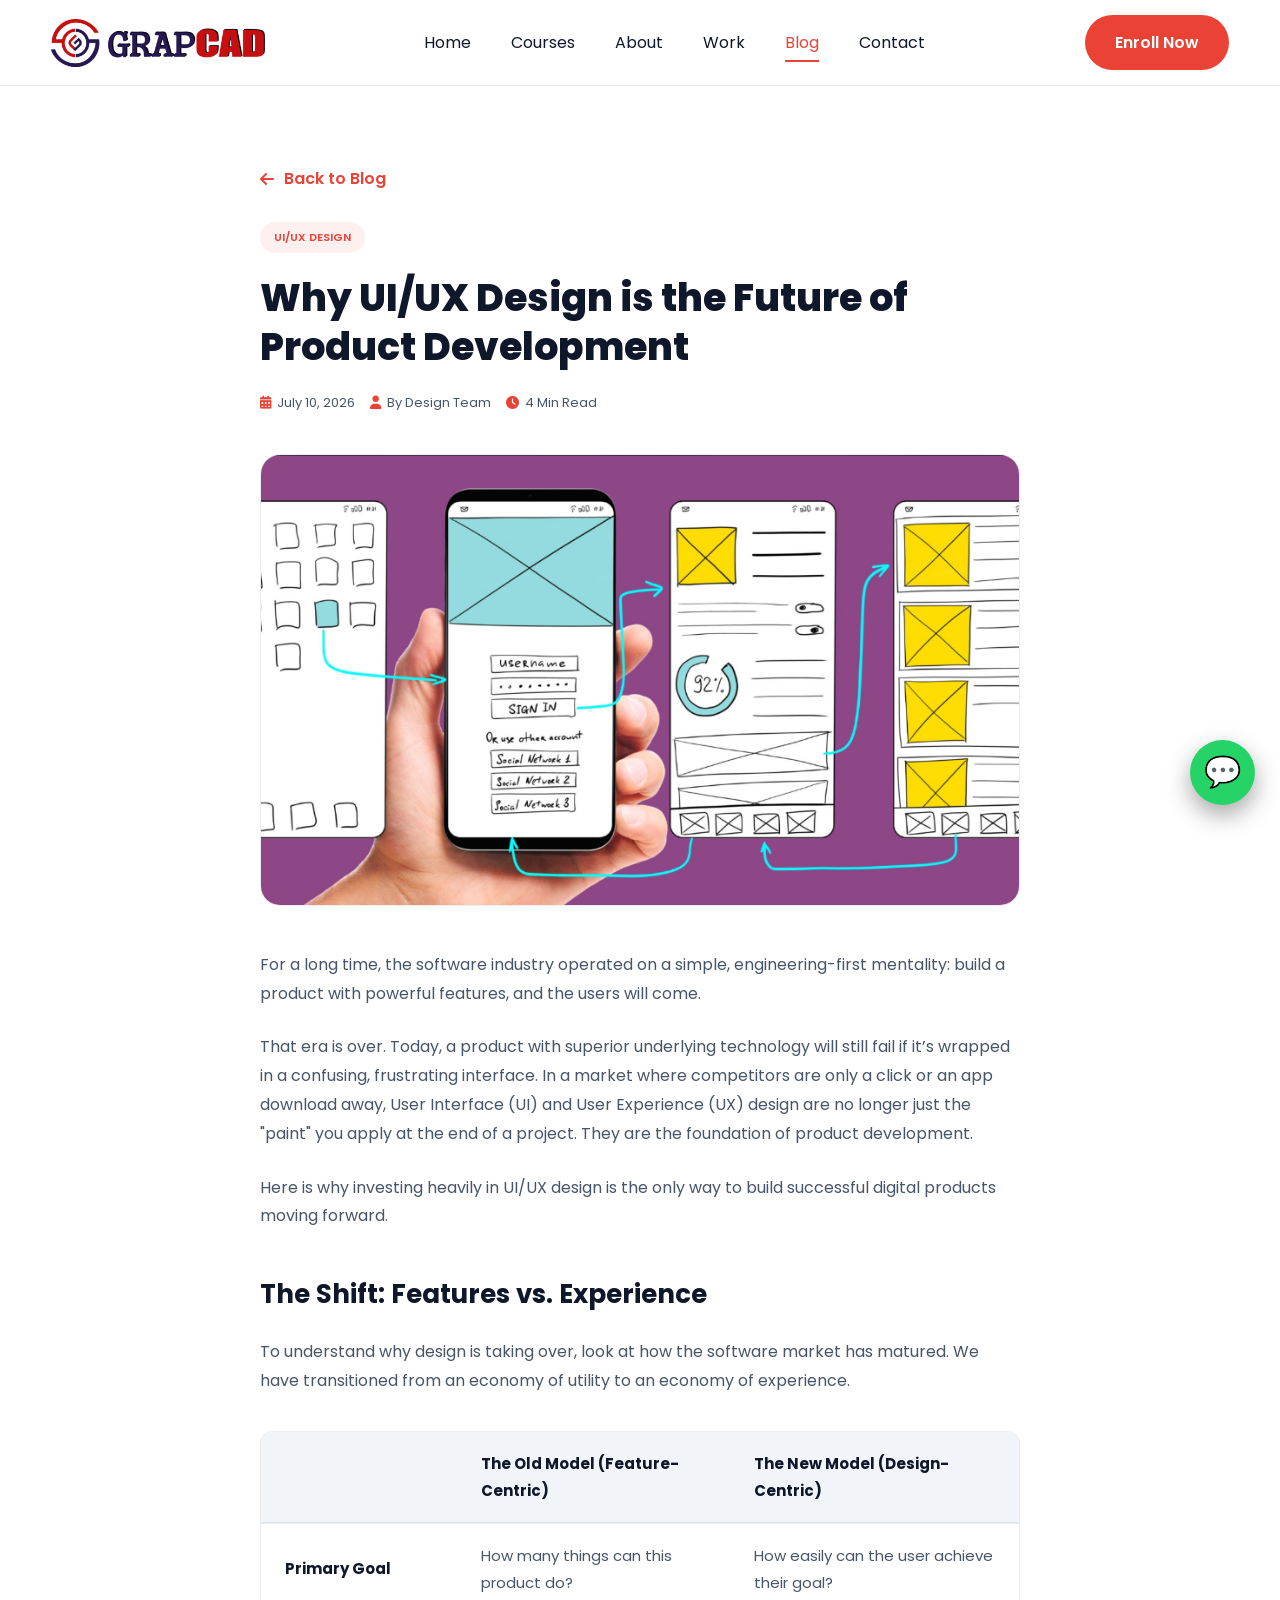
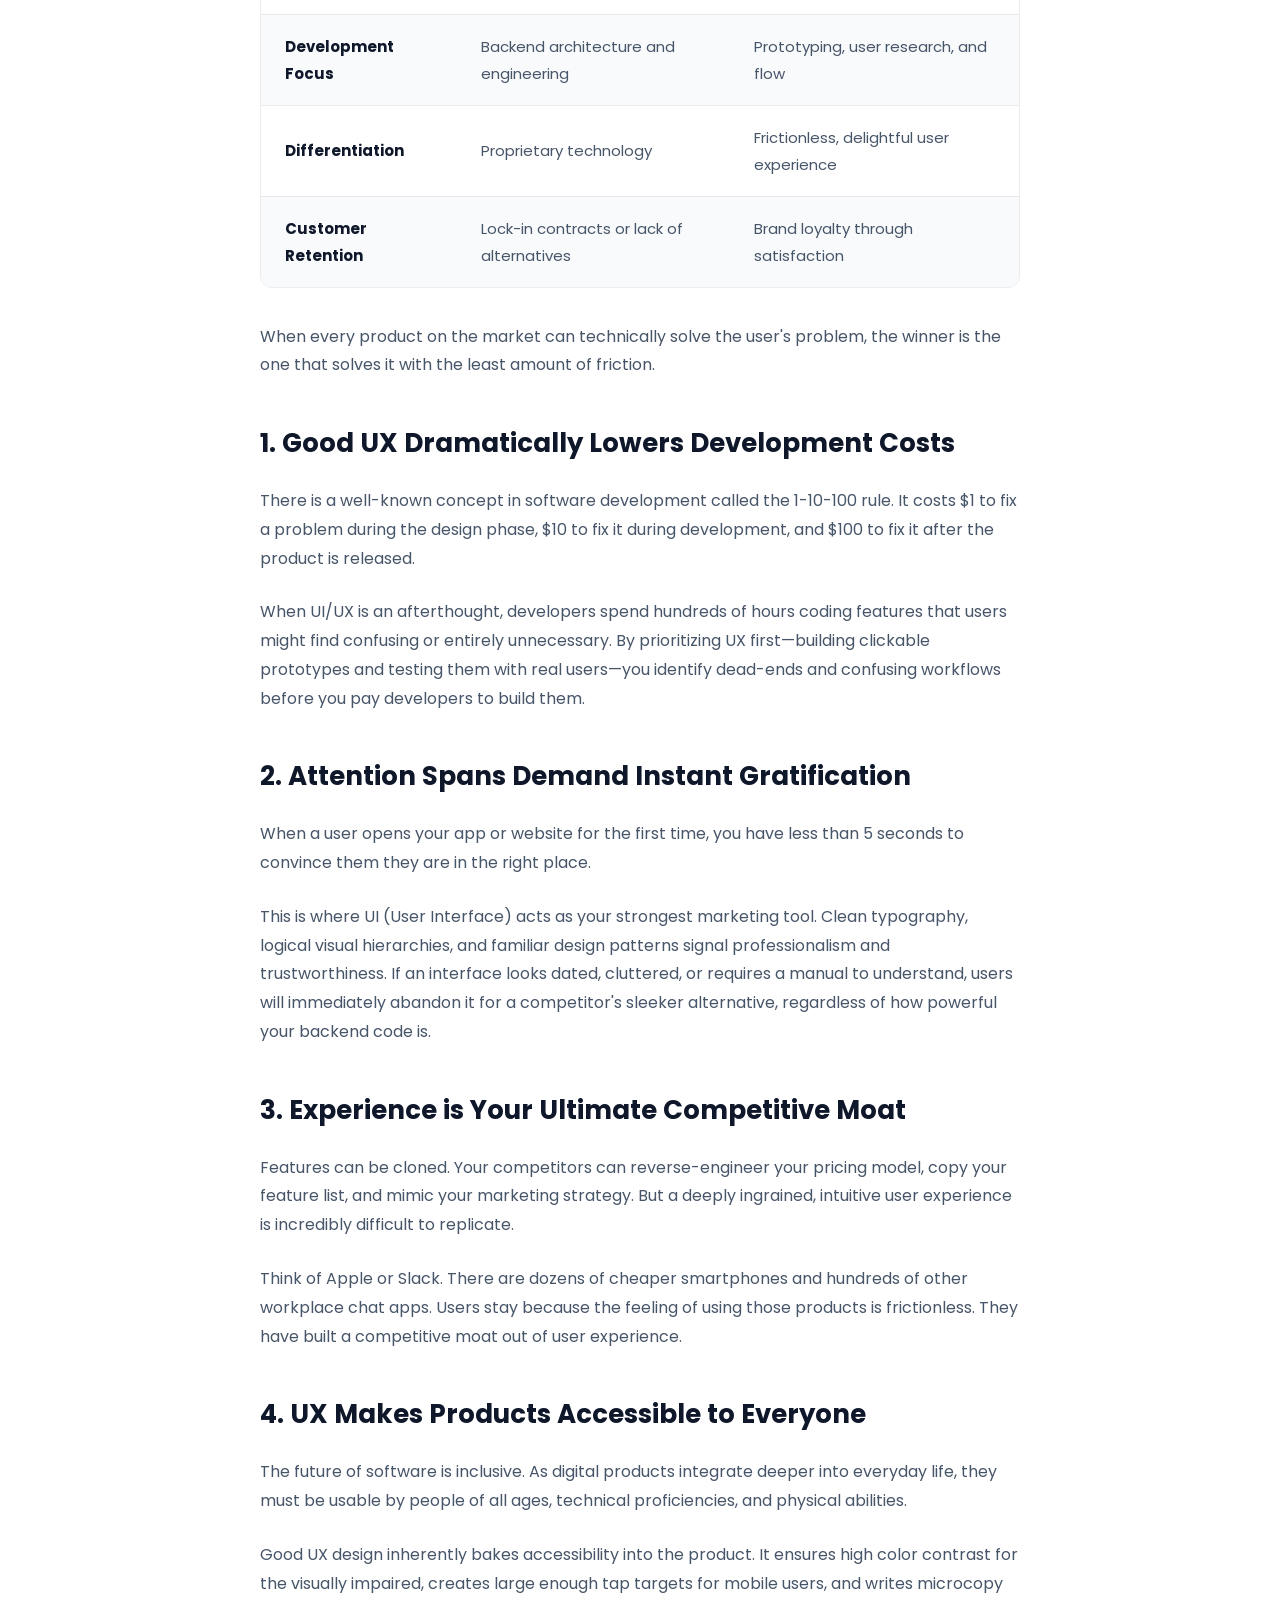
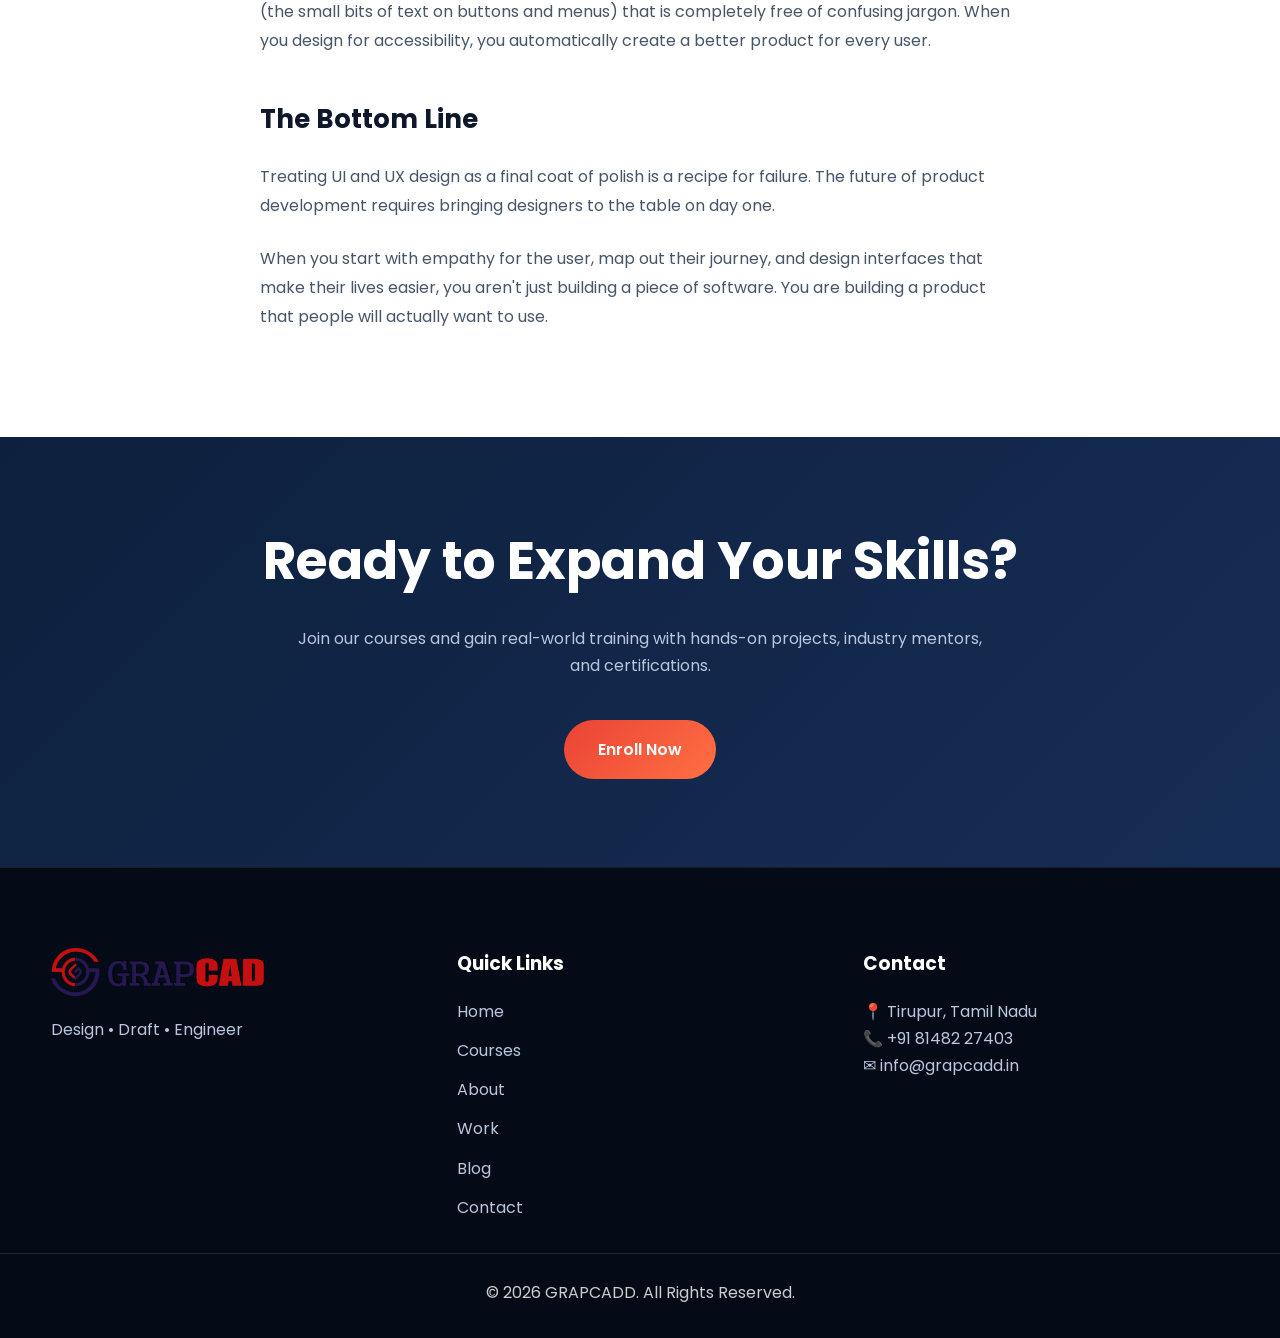
<file: blog-post-uiux.html>
<!DOCTYPE html>
<html lang="en">

<head>

    <meta charset="UTF-8">
    <meta name="viewport" content="width=device-width, initial-scale=1.0">
    <link rel="icon" type="image/png" href="images/favicon.png">
    <link rel="apple-touch-icon" href="images/favicon.png">

    <title>Why UI/UX Design is the Future of Product Development | GRAPCADD</title>

    <meta name="description"
        content="Why UI/UX design is the future of product development — insights from GRAPCADD, Tamil Nadu's trusted UI/UX design training institute in Tirupur.">

    <meta name="robots" content="index, follow, max-image-preview:large, max-snippet:-1, max-video-preview:-1">
    <link rel="canonical" href="https://www.grapcadd.in/blog-post-uiux.html">

    <!-- Open Graph -->
    <meta property="og:type" content="article">
    <meta property="og:site_name" content="GRAPCADD">
    <meta property="og:locale" content="en_IN">
    <meta property="og:title" content="Why UI/UX Design is the Future of Product Development | GRAPCADD">
    <meta property="og:description" content="Understand how user-centered design directly impacts product success, user retention, and how learning UI/UX can unlock massive career opportunities.">
    <meta property="og:url" content="https://www.grapcadd.in/blog-post-uiux.html">
    <meta property="og:image" content="https://www.grapcadd.in/images/uiux-wireframe.png">
    <meta property="article:published_time" content="2026-07-10">
    <meta property="article:section" content="UI/UX Design">

    <!-- Twitter Card -->
    <meta name="twitter:card" content="summary_large_image">
    <meta name="twitter:title" content="Why UI/UX Design is the Future of Product Development | GRAPCADD">
    <meta name="twitter:description" content="Understand how user-centered design directly impacts product success, user retention, and how learning UI/UX can unlock massive career opportunities.">
    <meta name="twitter:image" content="https://www.grapcadd.in/images/uiux-wireframe.png">

    <link rel="stylesheet" href="css/styles.css">

    <link rel="preconnect" href="https://fonts.googleapis.com">
    <link rel="preconnect" href="https://fonts.gstatic.com" crossorigin>
    <link rel="preload" as="style" href="https://fonts.googleapis.com/css2?family=Poppins:wght@300;400;500;600;700;800&amp;display=swap" onload="this.onload=null;this.rel='stylesheet'">
<noscript><link rel="stylesheet" href="https://fonts.googleapis.com/css2?family=Poppins:wght@300;400;500;600;700;800&amp;display=swap"></noscript>

    <link rel="preload" as="style" href="https://cdnjs.cloudflare.com/ajax/libs/font-awesome/6.5.2/css/all.min.css" onload="this.onload=null;this.rel='stylesheet'">
<noscript><link rel="stylesheet" href="https://cdnjs.cloudflare.com/ajax/libs/font-awesome/6.5.2/css/all.min.css"></noscript>

    <!-- Structured Data: Organization -->
    <script type="application/ld+json">
    {
      "@context": "https://schema.org",
      "@type": ["EducationalOrganization", "LocalBusiness"],
      "@id": "https://www.grapcadd.in/#organization",
      "name": "GRAPCADD",
      "url": "https://www.grapcadd.in/",
      "logo": { "@type": "ImageObject", "url": "https://www.grapcadd.in/images/logo.png", "width": 400, "height": 90 },
      "telephone": "+91-81482-27403",
      "email": "info@grapcadd.in",
      "address": {
        "@type": "PostalAddress",
        "streetAddress": "Opp. Nilagiri Bakery, Pushpa Theater",
        "addressLocality": "Tirupur",
        "addressRegion": "Tamil Nadu",
        "postalCode": "641607",
        "addressCountry": "IN"
      },
      "sameAs": [
        "https://www.instagram.com/grap__cadd/?hl=en",
        "https://www.youtube.com/@grapcadd"
      ]
    }
    </script>

    <!-- Structured Data: Breadcrumbs -->
    <script type="application/ld+json">
    {
      "@context": "https://schema.org",
      "@type": "BreadcrumbList",
      "itemListElement": [
        { "@type": "ListItem", "position": 1, "name": "Home", "item": "https://www.grapcadd.in/" },
        { "@type": "ListItem", "position": 2, "name": "Blog", "item": "https://www.grapcadd.in/blog.html" },
        { "@type": "ListItem", "position": 3, "name": "Why UI/UX Design is the Future of Product Development", "item": "https://www.grapcadd.in/blog-post-uiux.html" }
      ]
    }
    </script>

    <!-- Structured Data: BlogPosting -->
    <script type="application/ld+json">
    {
      "@context": "https://schema.org",
      "@type": "BlogPosting",
      "mainEntityOfPage": { "@type": "WebPage", "@id": "https://www.grapcadd.in/blog-post-uiux.html" },
      "headline": "Why UI/UX Design is the Future of Product Development",
      "description": "Understand how user-centered design directly impacts product success, user retention, and career opportunities in UI/UX.",
      "image": "https://www.grapcadd.in/images/uiux-wireframe.png",
      "datePublished": "2026-07-10",
      "dateModified": "2026-07-10",
      "author": { "@type": "Person", "name": "Design Team" },
      "publisher": { "@id": "https://www.grapcadd.in/#organization" },
      "articleSection": "UI/UX Design",
      "keywords": "UI/UX design, product design, UX training Tirupur, GRAPCADD"
    }
    </script>

</head>

<body>

    <!-- =========================
       HEADER
    ========================= -->
    <header class="header">

        <div class="container nav-container">

            <a href="index.html" class="logo">
                <img src="images/logo.png" alt="GRAPCADD Logo" width="150" height="34">
            </a>

            <nav>

                <ul class="nav-links">

                    <li><a href="index.html">Home</a></li>

                    <li><a href="courses.html">Courses</a></li>

                    <li><a href="about.html">About</a></li>

                    <li><a href="work.html">Work</a></li>

                    <li><a href="blog.html" class="active">Blog</a></li>

                    <li><a href="contact.html">Contact</a></li>

                </ul>

            </nav>

            <a href="contact.html" class="nav-btn">
                Enroll Now
            </a>

        </div>

    </header>

<main>

    <!-- =========================
       SINGLE POST SECTION
    ========================= -->
    <section class="post-wrapper" style="margin-top: 85px;">

        <div class="post-container">

            <a href="blog.html" class="post-back-btn">
                <i class="fas fa-arrow-left"></i> Back to Blog
            </a>

            <header class="post-header">

                <span class="blog-badge">UI/UX Design</span>

                <h1>Why UI/UX Design is the Future of Product Development</h1>

                <div class="blog-meta">
                    <span><i class="fas fa-calendar-alt"></i> July 10, 2026</span>
                    <span><i class="fas fa-user"></i> By Design Team</span>
                    <span><i class="fas fa-clock"></i> 4 Min Read</span>
                </div>

            </header>

            <div class="post-image">
                <img src="images/uiux-wireframe.png" alt="Why UI/UX design is the future of product development" width="1024" height="518" class="tilt-card" data-tilt-max="5">
            </div>

            <article class="post-body">

                <p>
                    For a long time, the software industry operated on a simple, engineering-first mentality: build a product with powerful features, and the users will come.
                </p>

                <p>
                    That era is over. Today, a product with superior underlying technology will still fail if it’s wrapped in a confusing, frustrating interface. In a market where competitors are only a click or an app download away, User Interface (UI) and User Experience (UX) design are no longer just the "paint" you apply at the end of a project. They are the foundation of product development.
                </p>

                <p>
                    Here is why investing heavily in UI/UX design is the only way to build successful digital products moving forward.
                </p>

                <h2>The Shift: Features vs. Experience</h2>

                <p>
                    To understand why design is taking over, look at how the software market has matured. We have transitioned from an economy of utility to an economy of experience.
                </p>

                <div class="post-table-container">
                    <table class="post-table">
                        <thead>
                            <tr>
                                <th></th>
                                <th>The Old Model (Feature-Centric)</th>
                                <th>The New Model (Design-Centric)</th>
                            </tr>
                        </thead>
                        <tbody>
                            <tr>
                                <td><strong>Primary Goal</strong></td>
                                <td>How many things can this product do?</td>
                                <td>How easily can the user achieve their goal?</td>
                            </tr>
                            <tr>
                                <td><strong>Development Focus</strong></td>
                                <td>Backend architecture and engineering</td>
                                <td>Prototyping, user research, and flow</td>
                            </tr>
                            <tr>
                                <td><strong>Differentiation</strong></td>
                                <td>Proprietary technology</td>
                                <td>Frictionless, delightful user experience</td>
                            </tr>
                            <tr>
                                <td><strong>Customer Retention</strong></td>
                                <td>Lock-in contracts or lack of alternatives</td>
                                <td>Brand loyalty through satisfaction</td>
                            </tr>
                        </tbody>
                    </table>
                </div>

                <p>
                    When every product on the market can technically solve the user's problem, the winner is the one that solves it with the least amount of friction.
                </p>

                <h2>1. Good UX Dramatically Lowers Development Costs</h2>

                <p>
                    There is a well-known concept in software development called the 1-10-100 rule. It costs $1 to fix a problem during the design phase, $10 to fix it during development, and $100 to fix it after the product is released.
                </p>

                <p>
                    When UI/UX is an afterthought, developers spend hundreds of hours coding features that users might find confusing or entirely unnecessary. By prioritizing UX first—building clickable prototypes and testing them with real users—you identify dead-ends and confusing workflows before you pay developers to build them.
                </p>

                <h2>2. Attention Spans Demand Instant Gratification</h2>

                <p>
                    When a user opens your app or website for the first time, you have less than 5 seconds to convince them they are in the right place.
                </p>

                <p>
                    This is where UI (User Interface) acts as your strongest marketing tool. Clean typography, logical visual hierarchies, and familiar design patterns signal professionalism and trustworthiness. If an interface looks dated, cluttered, or requires a manual to understand, users will immediately abandon it for a competitor's sleeker alternative, regardless of how powerful your backend code is.
                </p>

                <h2>3. Experience is Your Ultimate Competitive Moat</h2>

                <p>
                    Features can be cloned. Your competitors can reverse-engineer your pricing model, copy your feature list, and mimic your marketing strategy. But a deeply ingrained, intuitive user experience is incredibly difficult to replicate.
                </p>

                <p>
                    Think of Apple or Slack. There are dozens of cheaper smartphones and hundreds of other workplace chat apps. Users stay because the feeling of using those products is frictionless. They have built a competitive moat out of user experience.
                </p>

                <h2>4. UX Makes Products Accessible to Everyone</h2>

                <p>
                    The future of software is inclusive. As digital products integrate deeper into everyday life, they must be usable by people of all ages, technical proficiencies, and physical abilities.
                </p>

                <p>
                    Good UX design inherently bakes accessibility into the product. It ensures high color contrast for the visually impaired, creates large enough tap targets for mobile users, and writes microcopy (the small bits of text on buttons and menus) that is completely free of confusing jargon. When you design for accessibility, you automatically create a better product for every user.
                </p>

                <h2>The Bottom Line</h2>

                <p>
                    Treating UI and UX design as a final coat of polish is a recipe for failure. The future of product development requires bringing designers to the table on day one.
                </p>

                <p>
                    When you start with empathy for the user, map out their journey, and design interfaces that make their lives easier, you aren't just building a piece of software. You are building a product that people will actually want to use.
                </p>

            </article>

        </div>

    </section>

    <!-- =========================
       CALL TO ACTION
    ========================= -->
    <section class="cta">

        <div class="cta-content">

            <h2>Ready to Expand Your Skills?</h2>

            <p>
                Join our courses and gain real-world training with hands-on projects, industry mentors, and certifications.
            </p>

            <a href="contact.html" class="primary-btn magnetic-btn">
                Enroll Now
            </a>

        </div>

    </section>

    <!-- =========================
       FOOTER
    ========================= -->
</main>

    <footer class="footer">

        <div class="container footer-grid">

            <div>

                <a href="index.html" class="logo" style="margin-bottom: 20px;">
                    <img src="images/logo.png" alt="GRAPCADD Logo" width="150" height="34">
                </a>

                <p>
                    Design • Draft • Engineer
                </p>

            </div>

            <div>

                <h3>Quick Links</h3>

                <ul>

                    <li><a href="index.html">Home</a></li>

                    <li><a href="courses.html">Courses</a></li>

                    <li><a href="about.html">About</a></li>

                    <li><a href="work.html">Work</a></li>

                    <li><a href="blog.html" class="active">Blog</a></li>

                    <li><a href="contact.html">Contact</a></li>

                </ul>

            </div>

            <div>

                <h3>Contact</h3>

                <p>📍 Tirupur, Tamil Nadu</p>

                <p>📞 +91 81482 27403</p>

                <p>✉ info@grapcadd.in</p>

            </div>

        </div>

        <div class="copyright">

            © 2026 GRAPCADD. All Rights Reserved.

        </div>

    </footer>

    <!-- Floating WhatsApp -->
    <a href="https://wa.me/918148227403" class="whatsapp" target="_blank">
        💬
    </a>

    <!-- Back To Top with Circular Progress -->
    <div id="topBtn" class="progress-wrap">
        <svg class="progress-circle" width="100%" height="100%" viewBox="-1 -1 102 102">
            <path class="bg-circle" d="M50,1 a49,49 0 0,1 0,98 a49,49 0 0,1 0,-98" />
            <path class="progress-path" d="M50,1 a49,49 0 0,1 0,98 a49,49 0 0,1 0,-98" />
        </svg>
    </div>

    <script src="js/script.js"></script>
    <script src="js/home-fx.js"></script>

</body>

</html>
</file>
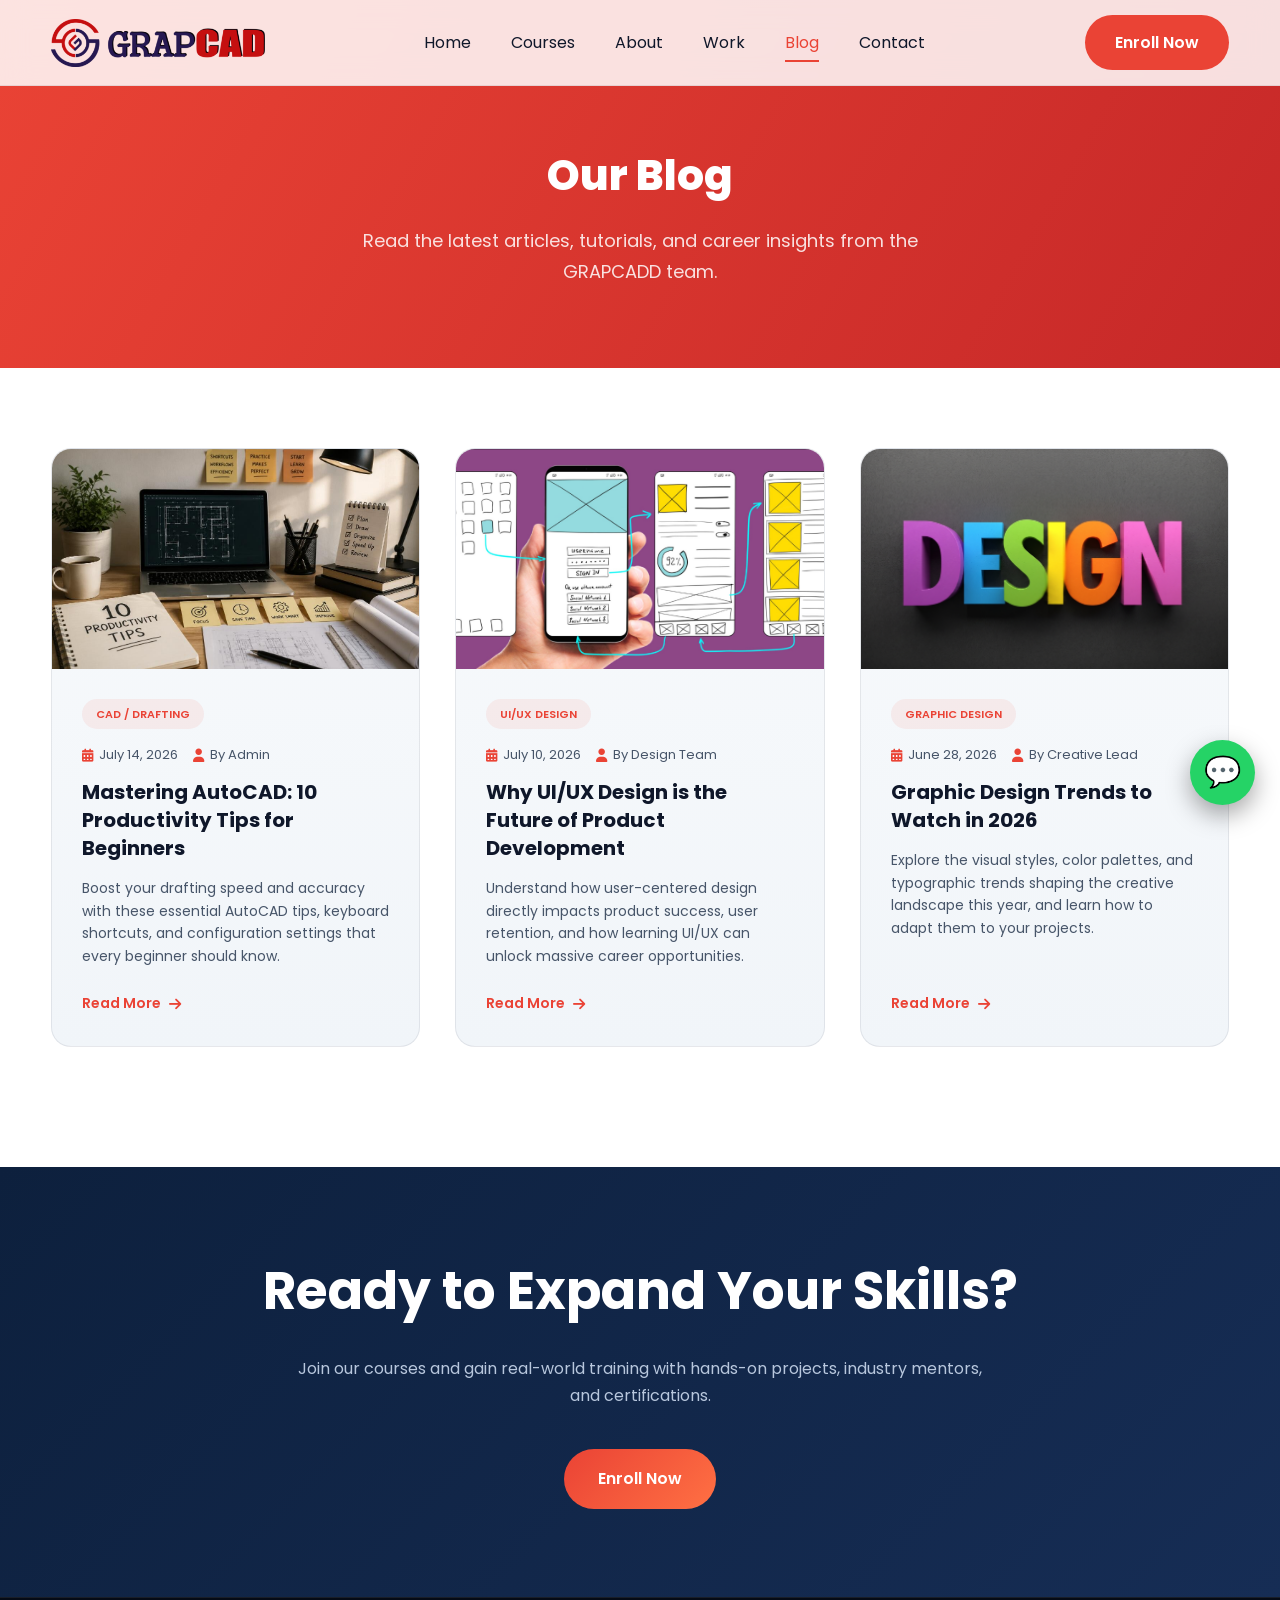
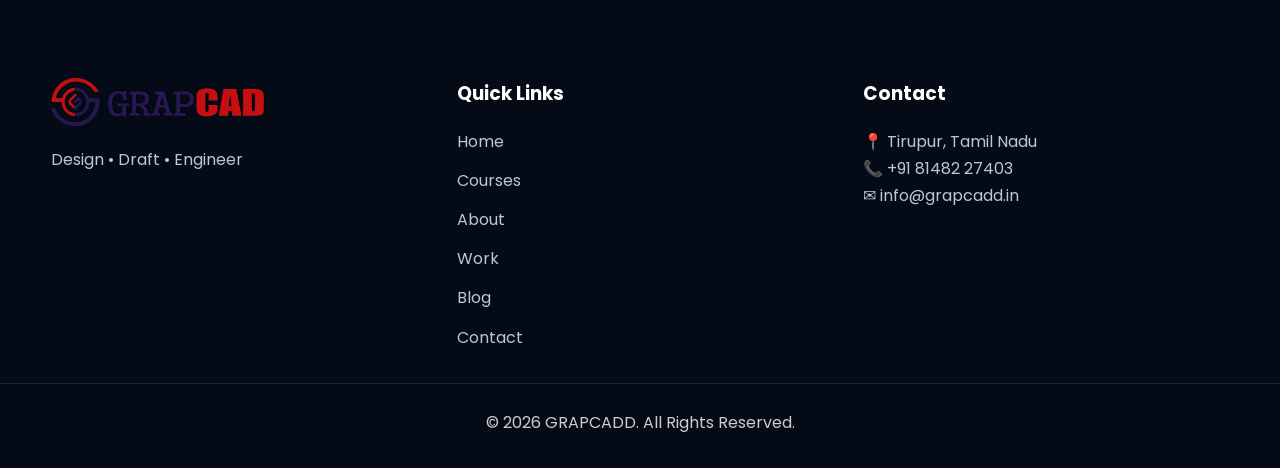
<file: blog.html>
<!DOCTYPE html>
<html lang="en">

<head>

    <meta charset="UTF-8">
    <meta name="viewport" content="width=device-width, initial-scale=1.0">
    <link rel="icon" type="image/png" href="images/favicon.png">
    <link rel="apple-touch-icon" href="images/favicon.png">

    <title>Blog | Design, CAD &amp; UI/UX Tips from GRAPCADD Tirupur, Tamil Nadu</title>

    <meta name="description"
        content="Read expert tutorials and career tips on AutoCAD, Graphic Design and UI/UX from GRAPCADD, Tamil Nadu's practical CAD and design training institute in Tirupur.">

    <meta name="robots" content="index, follow, max-image-preview:large, max-snippet:-1, max-video-preview:-1">
    <link rel="canonical" href="https://www.grapcadd.in/blog.html">

    <!-- Open Graph -->
    <meta property="og:type" content="website">
    <meta property="og:site_name" content="GRAPCADD">
    <meta property="og:locale" content="en_IN">
    <meta property="og:title" content="Blog | Design, CAD &amp; UI/UX Tips from GRAPCADD Tirupur, Tamil Nadu">
    <meta property="og:description" content="Read the latest articles, tutorials, and career insights from the GRAPCADD team in Tirupur, Tamil Nadu.">
    <meta property="og:url" content="https://www.grapcadd.in/blog.html">
    <meta property="og:image" content="https://www.grapcadd.in/images/hero.jpg">

    <!-- Twitter Card -->
    <meta name="twitter:card" content="summary_large_image">
    <meta name="twitter:title" content="Blog | Design, CAD &amp; UI/UX Tips from GRAPCADD Tirupur, Tamil Nadu">
    <meta name="twitter:description" content="Read the latest articles, tutorials, and career insights from the GRAPCADD team in Tirupur, Tamil Nadu.">
    <meta name="twitter:image" content="https://www.grapcadd.in/images/hero.jpg">

    <link rel="stylesheet" href="css/styles.css">

    <link rel="preconnect" href="https://fonts.googleapis.com">
    <link rel="preconnect" href="https://fonts.gstatic.com" crossorigin>
    <link rel="preload" as="style" href="https://fonts.googleapis.com/css2?family=Poppins:wght@300;400;500;600;700;800&amp;display=swap" onload="this.onload=null;this.rel='stylesheet'">
<noscript><link rel="stylesheet" href="https://fonts.googleapis.com/css2?family=Poppins:wght@300;400;500;600;700;800&amp;display=swap"></noscript>

    <link rel="preload" as="style" href="https://cdnjs.cloudflare.com/ajax/libs/font-awesome/6.5.2/css/all.min.css" onload="this.onload=null;this.rel='stylesheet'">
<noscript><link rel="stylesheet" href="https://cdnjs.cloudflare.com/ajax/libs/font-awesome/6.5.2/css/all.min.css"></noscript>

    <!-- Structured Data: Organization / Local Business -->
    <script type="application/ld+json">
    {
      "@context": "https://schema.org",
      "@type": ["EducationalOrganization", "LocalBusiness"],
      "@id": "https://www.grapcadd.in/#organization",
      "name": "GRAPCADD",
      "alternateName": "GRAPCADD Institute",
      "description": "GRAPCADD is a professional training institute in Tirupur, Tamil Nadu offering industry-ready courses in Graphic Design, Civil CAD, Mechanical CAD, Pattern CAD, UI/UX Design, Web Design, Motion Graphics and Interior Design.",
      "url": "https://www.grapcadd.in/",
      "logo": { "@type": "ImageObject", "url": "https://www.grapcadd.in/images/logo.png", "width": 400, "height": 90 },
      "image": "https://www.grapcadd.in/images/hero.jpg",
      "telephone": "+91-81482-27403",
      "email": "info@grapcadd.in",
      "priceRange": "₹₹",
      "address": {
        "@type": "PostalAddress",
        "streetAddress": "Opp. Nilagiri Bakery, Pushpa Theater",
        "addressLocality": "Tirupur",
        "addressRegion": "Tamil Nadu",
        "postalCode": "641607",
        "addressCountry": "IN"
      },
      "geo": { "@type": "GeoCoordinates", "latitude": 11.1105064, "longitude": 77.3386882 },
      "hasMap": "https://www.google.com/maps?cid=17313990450096148705",
      "areaServed": [
        { "@type": "State", "name": "Tamil Nadu" },
        { "@type": "City", "name": "Tirupur" },
        { "@type": "City", "name": "Coimbatore" },
        { "@type": "City", "name": "Erode" }
      ],
      "openingHoursSpecification": [
        { "@type": "OpeningHoursSpecification", "dayOfWeek": ["Monday","Tuesday","Wednesday","Thursday","Friday","Saturday"], "opens": "10:00", "closes": "20:00" },
        { "@type": "OpeningHoursSpecification", "dayOfWeek": ["Sunday"], "opens": "10:00", "closes": "13:00" }
      ],
      "sameAs": [
        "https://www.instagram.com/grap__cadd/?hl=en",
        "https://www.youtube.com/@grapcadd"
      ]
    }
    </script>

    <!-- Structured Data: Breadcrumbs -->
    <script type="application/ld+json">
    {
      "@context": "https://schema.org",
      "@type": "BreadcrumbList",
      "itemListElement": [
        { "@type": "ListItem", "position": 1, "name": "Home", "item": "https://www.grapcadd.in/" },
        { "@type": "ListItem", "position": 2, "name": "Blog", "item": "https://www.grapcadd.in/blog.html" }
      ]
    }
    </script>

</head>

<body>

    <!-- =========================
       HEADER
    ========================= -->
    <header class="header">

        <div class="container nav-container">

            <a href="index.html" class="logo">
                <img src="images/logo.png" alt="GRAPCADD Logo" width="150" height="34">
            </a>

            <nav>

                <ul class="nav-links">

                    <li><a href="index.html">Home</a></li>

                    <li><a href="courses.html">Courses</a></li>

                    <li><a href="about.html">About</a></li>

                    <li><a href="work.html">Work</a></li>

                    <li><a href="blog.html" class="active">Blog</a></li>

                    <li><a href="contact.html">Contact</a></li>

                </ul>

            </nav>

            <a href="contact.html" class="nav-btn">
                Enroll Now
            </a>

        </div>

    </header>

<main>

    <!-- =========================
       BLOG HERO
    ========================= -->
    <section class="page-hero">

        <div class="container">

            <h1>Our Blog</h1>

            <p>
                Read the latest articles, tutorials, and career insights from the GRAPCADD team.
            </p>

        </div>

    </section>

    <!-- =========================
       BLOG SECTION
    ========================= -->
    <section class="blog">

        <div class="container">

            <div class="blog-grid">

                <!-- Post 1 -->
                <article class="blog-card tilt-card" data-tilt-max="5">
                    <div class="blog-card-img">
                        <img src="images/autocad-tips.jpg" alt="AutoCAD productivity tips for beginners - GRAPCADD blog" loading="lazy" width="1024" height="682">
                    </div>
                    <div class="blog-card-content">
                        <span class="blog-badge">CAD / Drafting</span>
                        <div class="blog-meta">
                            <span><i class="fas fa-calendar-alt"></i> July 14, 2026</span>
                            <span><i class="fas fa-user"></i> By Admin</span>
                        </div>
                        <h3><a href="blog-post-autocad.html">Mastering AutoCAD: 10 Productivity Tips for Beginners</a></h3>
                        <p>
                            Boost your drafting speed and accuracy with these essential AutoCAD tips, keyboard shortcuts, and configuration settings that every beginner should know.
                        </p>
                        <a href="blog-post-autocad.html" class="blog-readmore">Read More <i class="fas fa-arrow-right"></i></a>
                    </div>
                </article>

                <!-- Post 2 -->
                <article class="blog-card tilt-card" data-tilt-max="5">
                    <div class="blog-card-img">
                        <img src="images/uiux-wireframe.png" alt="UI/UX wireframe design - why UI/UX is the future, GRAPCADD blog" loading="lazy" width="1024" height="518">
                    </div>
                    <div class="blog-card-content">
                        <span class="blog-badge">UI/UX Design</span>
                        <div class="blog-meta">
                            <span><i class="fas fa-calendar-alt"></i> July 10, 2026</span>
                            <span><i class="fas fa-user"></i> By Design Team</span>
                        </div>
                        <h3><a href="blog-post-uiux.html">Why UI/UX Design is the Future of Product Development</a></h3>
                        <p>
                            Understand how user-centered design directly impacts product success, user retention, and how learning UI/UX can unlock massive career opportunities.
                        </p>
                        <a href="blog-post-uiux.html" class="blog-readmore">Read More <i class="fas fa-arrow-right"></i></a>
                    </div>
                </article>

                <!-- Post 3 -->
                <article class="blog-card tilt-card" data-tilt-max="5">
                    <div class="blog-card-img">
                        <img src="images/graphic-design-trends.png" alt="Graphic design trends to watch in 2026 - GRAPCADD blog" loading="lazy" width="1024" height="443">
                    </div>
                    <div class="blog-card-content">
                        <span class="blog-badge">Graphic Design</span>
                        <div class="blog-meta">
                            <span><i class="fas fa-calendar-alt"></i> June 28, 2026</span>
                            <span><i class="fas fa-user"></i> By Creative Lead</span>
                        </div>
                        <h3><a href="blog-post-graphicdesign.html">Graphic Design Trends to Watch in 2026</a></h3>
                        <p>
                            Explore the visual styles, color palettes, and typographic trends shaping the creative landscape this year, and learn how to adapt them to your projects.
                        </p>
                        <a href="blog-post-graphicdesign.html" class="blog-readmore">Read More <i class="fas fa-arrow-right"></i></a>
                    </div>
                </article>

            </div>

        </div>

    </section>

    <!-- =========================
       CALL TO ACTION
    ========================= -->
    <section class="cta">

        <div class="cta-content">

            <h2>Ready to Expand Your Skills?</h2>

            <p>
                Join our courses and gain real-world training with hands-on projects, industry mentors, and certifications.
            </p>

            <a href="contact.html" class="primary-btn magnetic-btn">
                Enroll Now
            </a>

        </div>

    </section>

    <!-- =========================
       FOOTER
    ========================= -->
</main>

    <footer class="footer">

        <div class="container footer-grid">

            <div>

                <a href="index.html" class="logo" style="margin-bottom: 20px;">
                    <img src="images/logo.png" alt="GRAPCADD Logo" width="150" height="34">
                </a>

                <p>
                    Design • Draft • Engineer
                </p>

            </div>

            <div>

                <h3>Quick Links</h3>

                <ul>

                    <li><a href="index.html">Home</a></li>

                    <li><a href="courses.html">Courses</a></li>

                    <li><a href="about.html">About</a></li>

                    <li><a href="work.html">Work</a></li>

                    <li><a href="blog.html" class="active">Blog</a></li>

                    <li><a href="contact.html">Contact</a></li>

                </ul>

            </div>

            <div>

                <h3>Contact</h3>

                <p>📍 Tirupur, Tamil Nadu</p>

                <p>📞 +91 81482 27403</p>

                <p>✉ info@grapcadd.in</p>

            </div>

        </div>

        <div class="copyright">

            © 2026 GRAPCADD. All Rights Reserved.

        </div>

    </footer>

    <!-- Floating WhatsApp -->
    <a href="https://wa.me/918148227403" class="whatsapp" target="_blank">
        💬
    </a>

    <!-- Back To Top with Circular Progress -->
    <div id="topBtn" class="progress-wrap">
        <svg class="progress-circle" width="100%" height="100%" viewBox="-1 -1 102 102">
            <path class="bg-circle" d="M50,1 a49,49 0 0,1 0,98 a49,49 0 0,1 0,-98" />
            <path class="progress-path" d="M50,1 a49,49 0 0,1 0,98 a49,49 0 0,1 0,-98" />
        </svg>
    </div>

    <script src="js/script.js"></script>
    <script src="js/home-fx.js"></script>

</body>

</html>
</file>
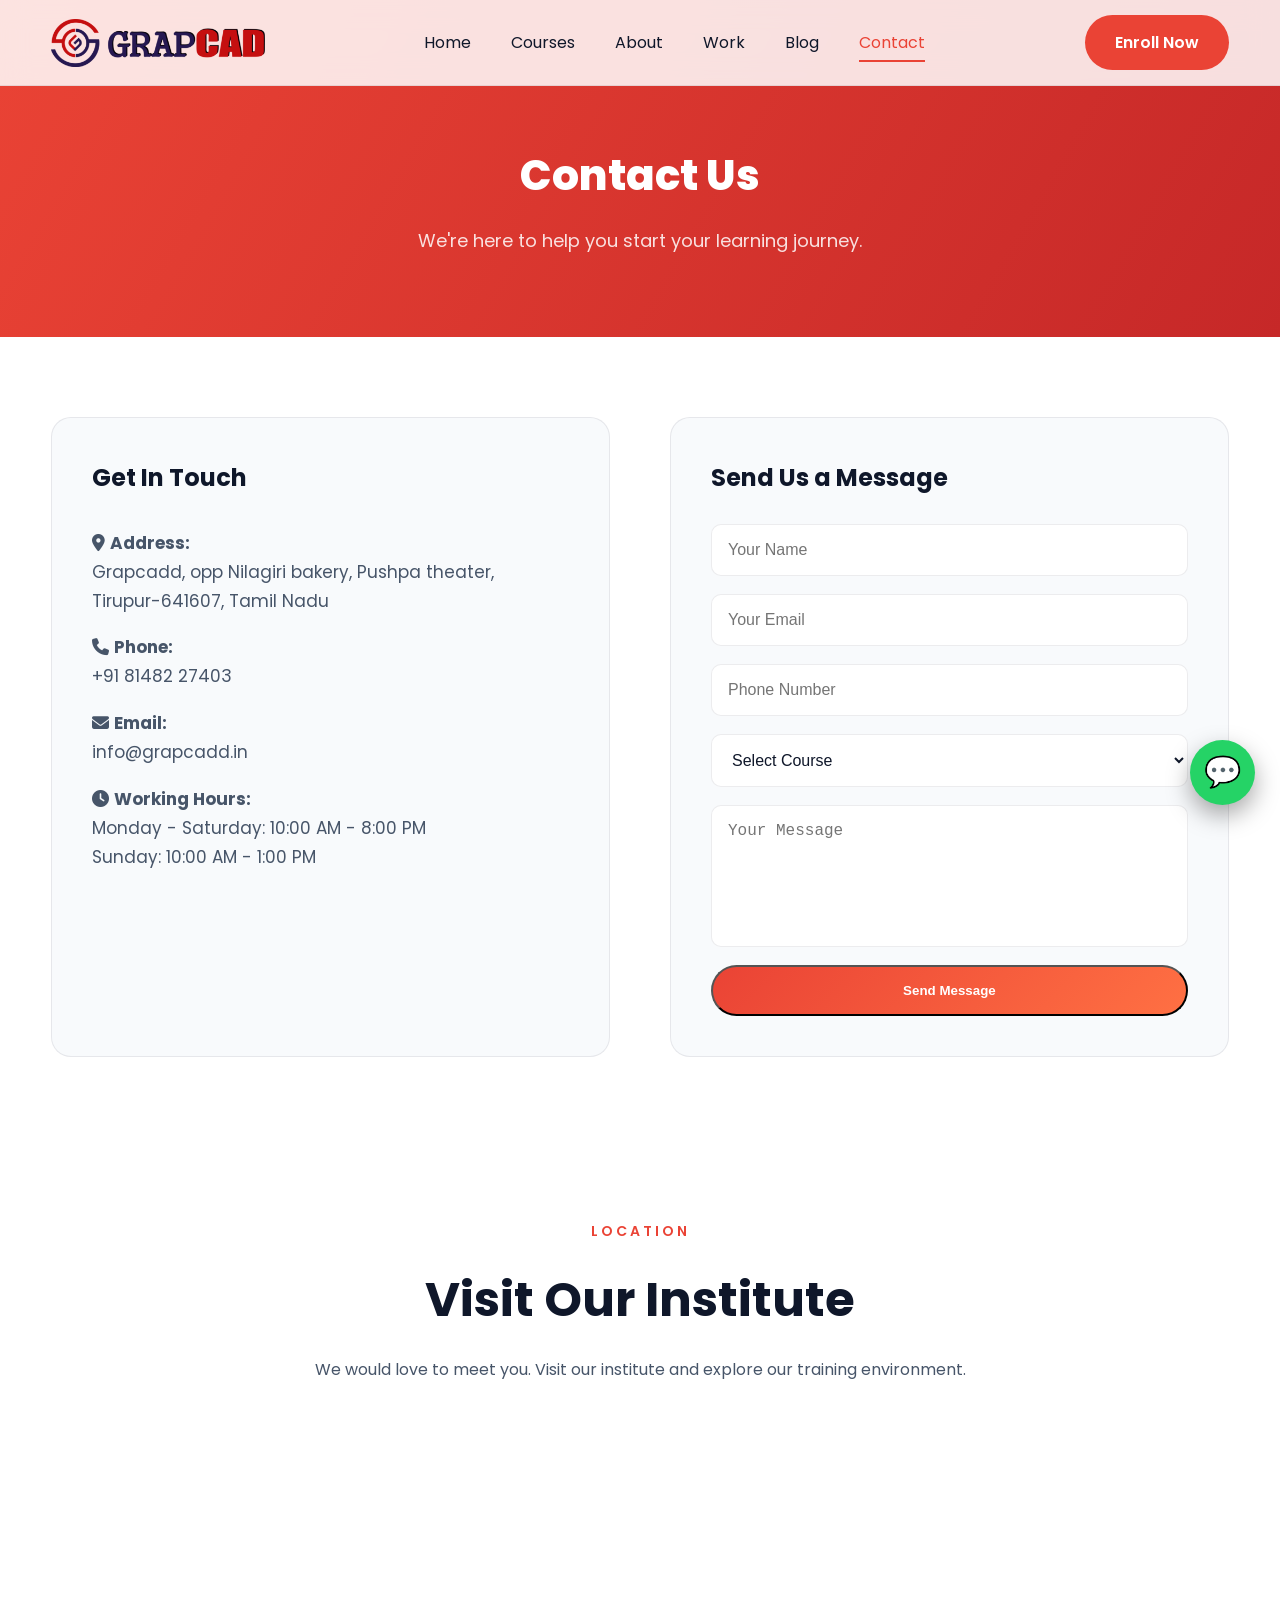
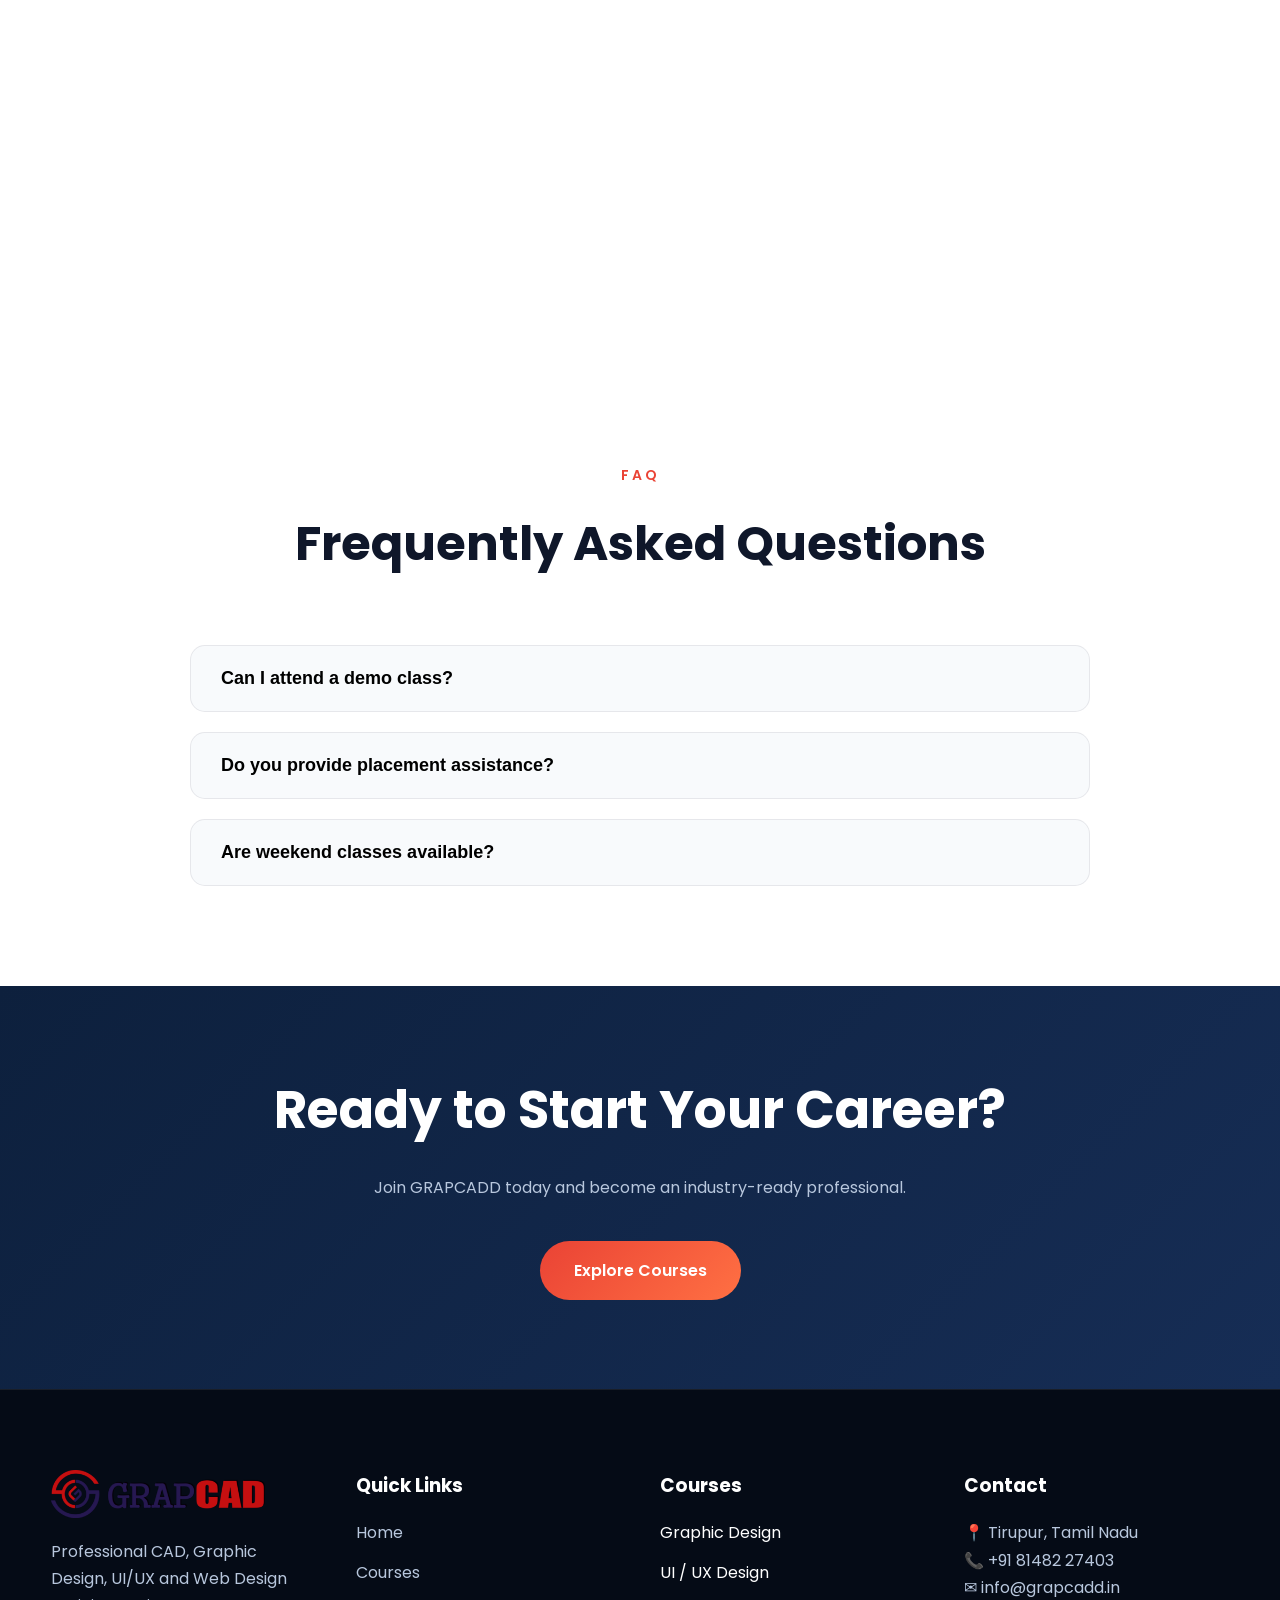
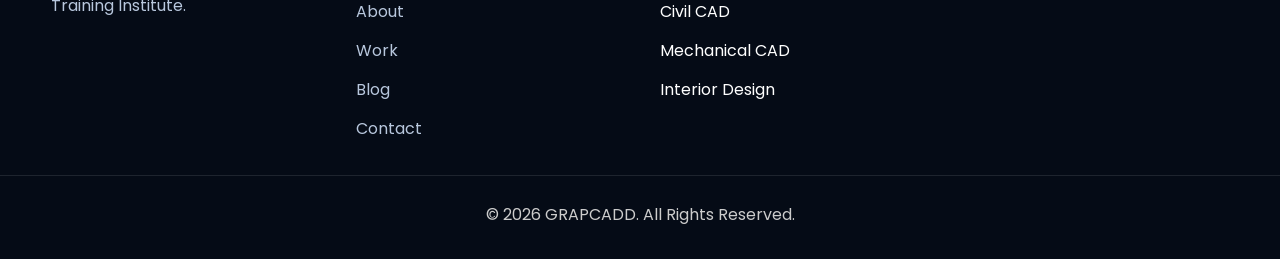
<file: contact.html>
<!DOCTYPE html>
<html lang="en">

<head>

<meta charset="UTF-8">

<meta name="viewport" content="width=device-width, initial-scale=1.0">
<link rel="icon" type="image/png" href="images/favicon.png">
    <link rel="apple-touch-icon" href="images/favicon.png">

<title>Contact GRAPCADD | CAD &amp; Design Institute in Tirupur, Tamil Nadu</title>

<meta name="description"
    content="Visit or call GRAPCADD in Tirupur, Tamil Nadu. Book a free demo class for CAD, Graphic Design, UI/UX &amp; Pattern Design courses. Call +91 81482 27403.">

<meta name="robots" content="index, follow, max-image-preview:large, max-snippet:-1, max-video-preview:-1">
<link rel="canonical" href="https://www.grapcadd.in/contact.html">

<!-- Open Graph -->
<meta property="og:type" content="website">
<meta property="og:site_name" content="GRAPCADD">
<meta property="og:locale" content="en_IN">
<meta property="og:title" content="Contact GRAPCADD | CAD &amp; Design Institute in Tirupur, Tamil Nadu">
<meta property="og:description" content="We're here to help you start your learning journey. Visit GRAPCADD in Tirupur, Tamil Nadu or book a free demo class.">
<meta property="og:url" content="https://www.grapcadd.in/contact.html">
<meta property="og:image" content="https://www.grapcadd.in/images/hero.jpg">

<!-- Twitter Card -->
<meta name="twitter:card" content="summary_large_image">
<meta name="twitter:title" content="Contact GRAPCADD | CAD &amp; Design Institute in Tirupur, Tamil Nadu">
<meta name="twitter:description" content="We're here to help you start your learning journey. Visit GRAPCADD in Tirupur, Tamil Nadu or book a free demo class.">
<meta name="twitter:image" content="https://www.grapcadd.in/images/hero.jpg">

<link rel="preconnect" href="https://fonts.googleapis.com">

<link rel="preconnect" href="https://fonts.gstatic.com" crossorigin>

<link rel="preload" as="style" href="https://fonts.googleapis.com/css2?family=Poppins:wght@300;400;500;600;700;800&amp;display=swap" onload="this.onload=null;this.rel='stylesheet'">
<noscript><link rel="stylesheet" href="https://fonts.googleapis.com/css2?family=Poppins:wght@300;400;500;600;700;800&amp;display=swap"></noscript>

<link rel="preload" as="style" href="https://cdnjs.cloudflare.com/ajax/libs/font-awesome/6.5.2/css/all.min.css" onload="this.onload=null;this.rel='stylesheet'">
<noscript><link rel="stylesheet" href="https://cdnjs.cloudflare.com/ajax/libs/font-awesome/6.5.2/css/all.min.css"></noscript>

<link rel="stylesheet" href="css/styles.css">

<!-- Structured Data: Organization / Local Business -->
<script type="application/ld+json">
{
  "@context": "https://schema.org",
  "@type": ["EducationalOrganization", "LocalBusiness"],
  "@id": "https://www.grapcadd.in/#organization",
  "name": "GRAPCADD",
  "alternateName": "GRAPCADD Institute",
  "description": "GRAPCADD is a professional training institute in Tirupur, Tamil Nadu offering industry-ready courses in Graphic Design, Civil CAD, Mechanical CAD, Pattern CAD, UI/UX Design, Web Design, Motion Graphics and Interior Design.",
  "url": "https://www.grapcadd.in/",
  "logo": { "@type": "ImageObject", "url": "https://www.grapcadd.in/images/logo.png", "width": 400, "height": 90 },
  "image": "https://www.grapcadd.in/images/hero.jpg",
  "telephone": "+91-81482-27403",
  "email": "info@grapcadd.in",
  "priceRange": "₹₹",
  "address": {
    "@type": "PostalAddress",
    "streetAddress": "Opp. Nilagiri Bakery, Pushpa Theater",
    "addressLocality": "Tirupur",
    "addressRegion": "Tamil Nadu",
    "postalCode": "641607",
    "addressCountry": "IN"
  },
  "geo": { "@type": "GeoCoordinates", "latitude": 11.1105064, "longitude": 77.3386882 },
  "hasMap": "https://www.google.com/maps?cid=17313990450096148705",
  "areaServed": [
    { "@type": "State", "name": "Tamil Nadu" },
    { "@type": "City", "name": "Tirupur" },
    { "@type": "City", "name": "Coimbatore" },
    { "@type": "City", "name": "Erode" }
  ],
  "openingHoursSpecification": [
    { "@type": "OpeningHoursSpecification", "dayOfWeek": ["Monday","Tuesday","Wednesday","Thursday","Friday","Saturday"], "opens": "10:00", "closes": "20:00" },
    { "@type": "OpeningHoursSpecification", "dayOfWeek": ["Sunday"], "opens": "10:00", "closes": "13:00" }
  ],
  "sameAs": [
    "https://www.instagram.com/grap__cadd/?hl=en",
    "https://www.youtube.com/@grapcadd"
  ]
}
</script>

<!-- Structured Data: Breadcrumbs -->
<script type="application/ld+json">
{
  "@context": "https://schema.org",
  "@type": "BreadcrumbList",
  "itemListElement": [
    { "@type": "ListItem", "position": 1, "name": "Home", "item": "https://www.grapcadd.in/" },
    { "@type": "ListItem", "position": 2, "name": "Contact", "item": "https://www.grapcadd.in/contact.html" }
  ]
}
</script>

<!-- Structured Data: FAQ -->
<script type="application/ld+json">
{
  "@context": "https://schema.org",
  "@type": "FAQPage",
  "mainEntity": [
    {
      "@type": "Question",
      "name": "Can I attend a demo class?",
      "acceptedAnswer": { "@type": "Answer", "text": "Yes. We provide a free demo class before enrollment." }
    },
    {
      "@type": "Question",
      "name": "Do you provide placement assistance?",
      "acceptedAnswer": { "@type": "Answer", "text": "Yes. We help students with resumes, interview preparation, and placement guidance." }
    },
    {
      "@type": "Question",
      "name": "Are weekend classes available?",
      "acceptedAnswer": { "@type": "Answer", "text": "Yes. Weekend batches are available for working professionals and students." }
    }
  ]
}
</script>

</head>

<body>

<header class="header">

    <div class="container nav-container">

        <a href="index.html" class="logo">
            <img src="images/logo.png" alt="GRAPCADD Logo" width="150" height="34">
        </a>

        <nav>

            <ul class="nav-links">

                <li><a href="index.html">Home</a></li>

                <li><a href="courses.html">Courses</a></li>

                <li><a href="about.html">About</a></li>

                <li><a href="work.html">Work</a></li>

                <li><a href="blog.html">Blog</a></li>

                <li><a href="contact.html" class="active">Contact</a></li>

            </ul>

        </nav>

        <a href="contact.html" class="nav-btn">
            Enroll Now
        </a>

    </div>

</header>

<main>

<!-- HERO -->

<section class="page-hero">

<div class="container">

<h1>Contact Us</h1>

<p>

We're here to help you start your learning journey.

</p>

</div>

</section>

<!-- CONTACT -->

<section class="contact">

<div class="container contact-container">

<div class="contact-info">

<h2>Get In Touch</h2>

<p>

<i class="fas fa-location-dot"></i>

<strong>Address:</strong><br>

Grapcadd, opp Nilagiri bakery, Pushpa theater,<br>

Tirupur-641607, Tamil Nadu

</p>

<p>

<i class="fas fa-phone"></i>

<strong>Phone:</strong><br>

<a href="tel:+918148227403">+91 81482 27403</a>

</p>

<p>

<i class="fas fa-envelope"></i>

<strong>Email:</strong><br>

<a href="mailto:info@grapcadd.in">info@grapcadd.in</a>

</p>

<p>

<i class="fas fa-clock"></i>

<strong>Working Hours:</strong><br>

Monday - Saturday: 10:00 AM - 8:00 PM<br>

Sunday: 10:00 AM - 1:00 PM

</p>

</div>

<div class="contact-form">

<h2>Send Us a Message</h2>

<form
    action="https://script.google.com/macros/s/AKfycbzXqS6QoagyPunbGxWveLSRZRLos2Wm38lOBFY4UmEUZd6zWOF9YqiZcHE6Sr_kAeMw/exec"
    method="POST">

    <input
        type="text"
        name="name"
        placeholder="Your Name"
        required>

    <input
        type="email"
        name="email"
        placeholder="Your Email"
        required>

    <input
        type="tel"
        name="phone"
        placeholder="Phone Number"
        required>

    <select name="course" aria-label="Select a course" required>

        <option value="">Select Course</option>

        <option value="Graphic Design">Graphic Design</option>

        <option value="UI/UX Design">UI/UX Design</option>

        <option value="Web Design">Web Design</option>

        <option value="Civil CAD">Civil CAD</option>

        <option value="Mechanical CAD">Mechanical CAD</option>

        <option value="Interior Design">Interior Design</option>

        <option value="Pattern CAD">Pattern CAD</option>

    </select>

    <textarea
        name="message"
        rows="6"
        placeholder="Your Message"
        required></textarea>

    <button
        type="submit"
        class="primary-btn magnetic-btn">

        Send Message

    </button>

</form>

</div>

</div>

</section>
<!-- =========================
        GOOGLE MAP
========================= -->

<section class="map-section">

  <div class="container">

      <div class="section-heading">

          <span>LOCATION</span>

          <h2>Visit Our Institute</h2>

          <p>
              We would love to meet you. Visit our institute and explore our training environment.
          </p>

      </div>

      <iframe
          src="https://www.google.com/maps/embed?pb=!1m18!1m12!1m3!1d4220.9009152028575!2d77.33868819999999!3d11.1105064!2m3!1f0!2f0!3f0!3m2!1i1024!2i768!4f13.1!3m3!1m2!1s0x3ba907cd3ace2799%3A0xf047a694b67c90e1!2sGrap%20cad%20tirupur!5e1!3m2!1sen!2sin!4v1783943161262!5m2!1sen!2sin"
          width="100%"
          height="450"
          style="border:0; border-radius:20px;"
          allowfullscreen=""
          loading="lazy"
          referrerpolicy="strict-origin-when-cross-origin">
      </iframe>

  </div>

</section>

<!-- =========================
      FAQ
========================= -->

<section class="faq">

  <div class="container">

      <div class="section-heading">

          <span>FAQ</span>

          <h2>Frequently Asked Questions</h2>

      </div>

      <div class="faq-container">

          <div class="faq-item">

              <button class="faq-question">

                  Can I attend a demo class?

              </button>

              <div class="faq-answer">

                  <p>
                      Yes. We provide a free demo class before enrollment.
                  </p>

              </div>

          </div>

          <div class="faq-item">

              <button class="faq-question">

                  Do you provide placement assistance?

              </button>

              <div class="faq-answer">

                  <p>
                      Yes. We help students with resumes, interview preparation,
                      and placement guidance.
                  </p>

              </div>

          </div>

          <div class="faq-item">

              <button class="faq-question">

                  Are weekend classes available?

              </button>

              <div class="faq-answer">

                  <p>
                      Yes. Weekend batches are available for working professionals and students.
                  </p>

              </div>

          </div>

      </div>

  </div>

</section>

<!-- =========================
      CALL TO ACTION
========================= -->

<section class="cta">

  <div class="container">

      <h2>Ready to Start Your Career?</h2>

      <p>

          Join GRAPCADD today and become an industry-ready professional.

      </p>

      <a href="courses.html" class="primary-btn magnetic-btn">

          Explore Courses

      </a>

  </div>

</section>

<!-- =========================
      FOOTER
========================= -->

</main>

<footer class="footer">

  <div class="container footer-grid">

      <div>

          <a href="index.html" class="logo" style="margin-bottom: 20px;">
              <img src="images/logo.png" alt="GRAPCADD Logo" width="150" height="34">
          </a>

          <p>

              Professional CAD, Graphic Design, UI/UX and Web Design Training Institute.

          </p>

      </div>

      <div>

          <h3>Quick Links</h3>

          <ul>

              <li><a href="index.html">Home</a></li>

              <li><a href="courses.html">Courses</a></li>

              <li><a href="about.html">About</a></li>

              <li><a href="work.html">Work</a></li>

              <li><a href="blog.html">Blog</a></li>

              <li><a href="contact.html">Contact</a></li>

          </ul>

      </div>

      <div>

          <h3>Courses</h3>

          <ul>

              <li>Graphic Design</li>

              <li>UI / UX Design</li>

              <li>Civil CAD</li>

              <li>Mechanical CAD</li>

              <li>Interior Design</li>

          </ul>

      </div>

      <div>

          <h3>Contact</h3>

          <p>📍 Tirupur, Tamil Nadu</p>

          <p>📞 <a href="tel:+918148227403">+91 81482 27403</a></p>

          <p>✉ <a href="mailto:info@grapcadd.in">info@grapcadd.in</a></p>

      </div>

  </div>

  <div class="copyright">

      © 2026 GRAPCADD. All Rights Reserved.

  </div>

</footer>

<!-- Floating WhatsApp -->
<a href="https://wa.me/918148227403" class="whatsapp" target="_blank">
  💬
</a>

<!-- Back To Top with Circular Progress -->
<div id="topBtn" class="progress-wrap">
  <svg class="progress-circle" width="100%" height="100%" viewBox="-1 -1 102 102">
    <path class="bg-circle" d="M50,1 a49,49 0 0,1 0,98 a49,49 0 0,1 0,-98" />
    <path class="progress-path" d="M50,1 a49,49 0 0,1 0,98 a49,49 0 0,1 0,-98" />
  </svg>
</div>

<script src="js/script.js"></script>
<script src="js/home-fx.js"></script>

</body>
</html>
</file>
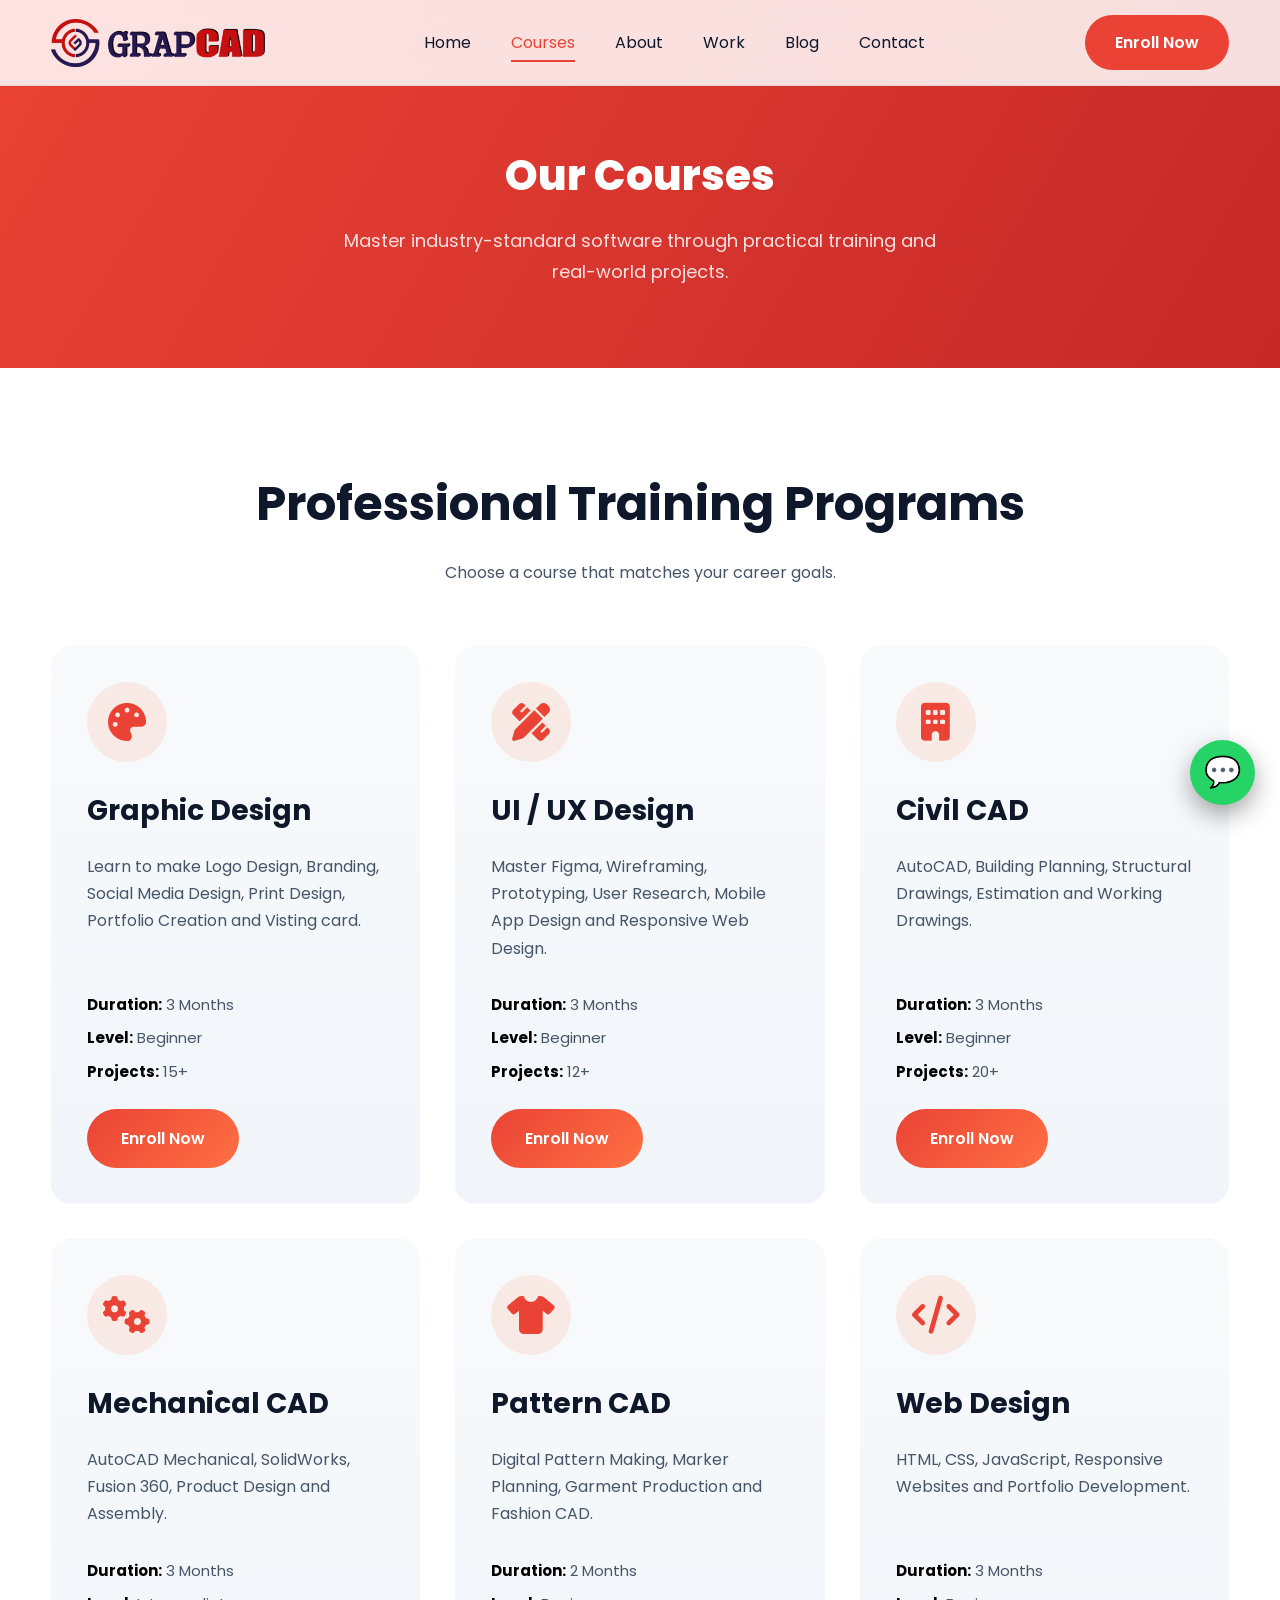
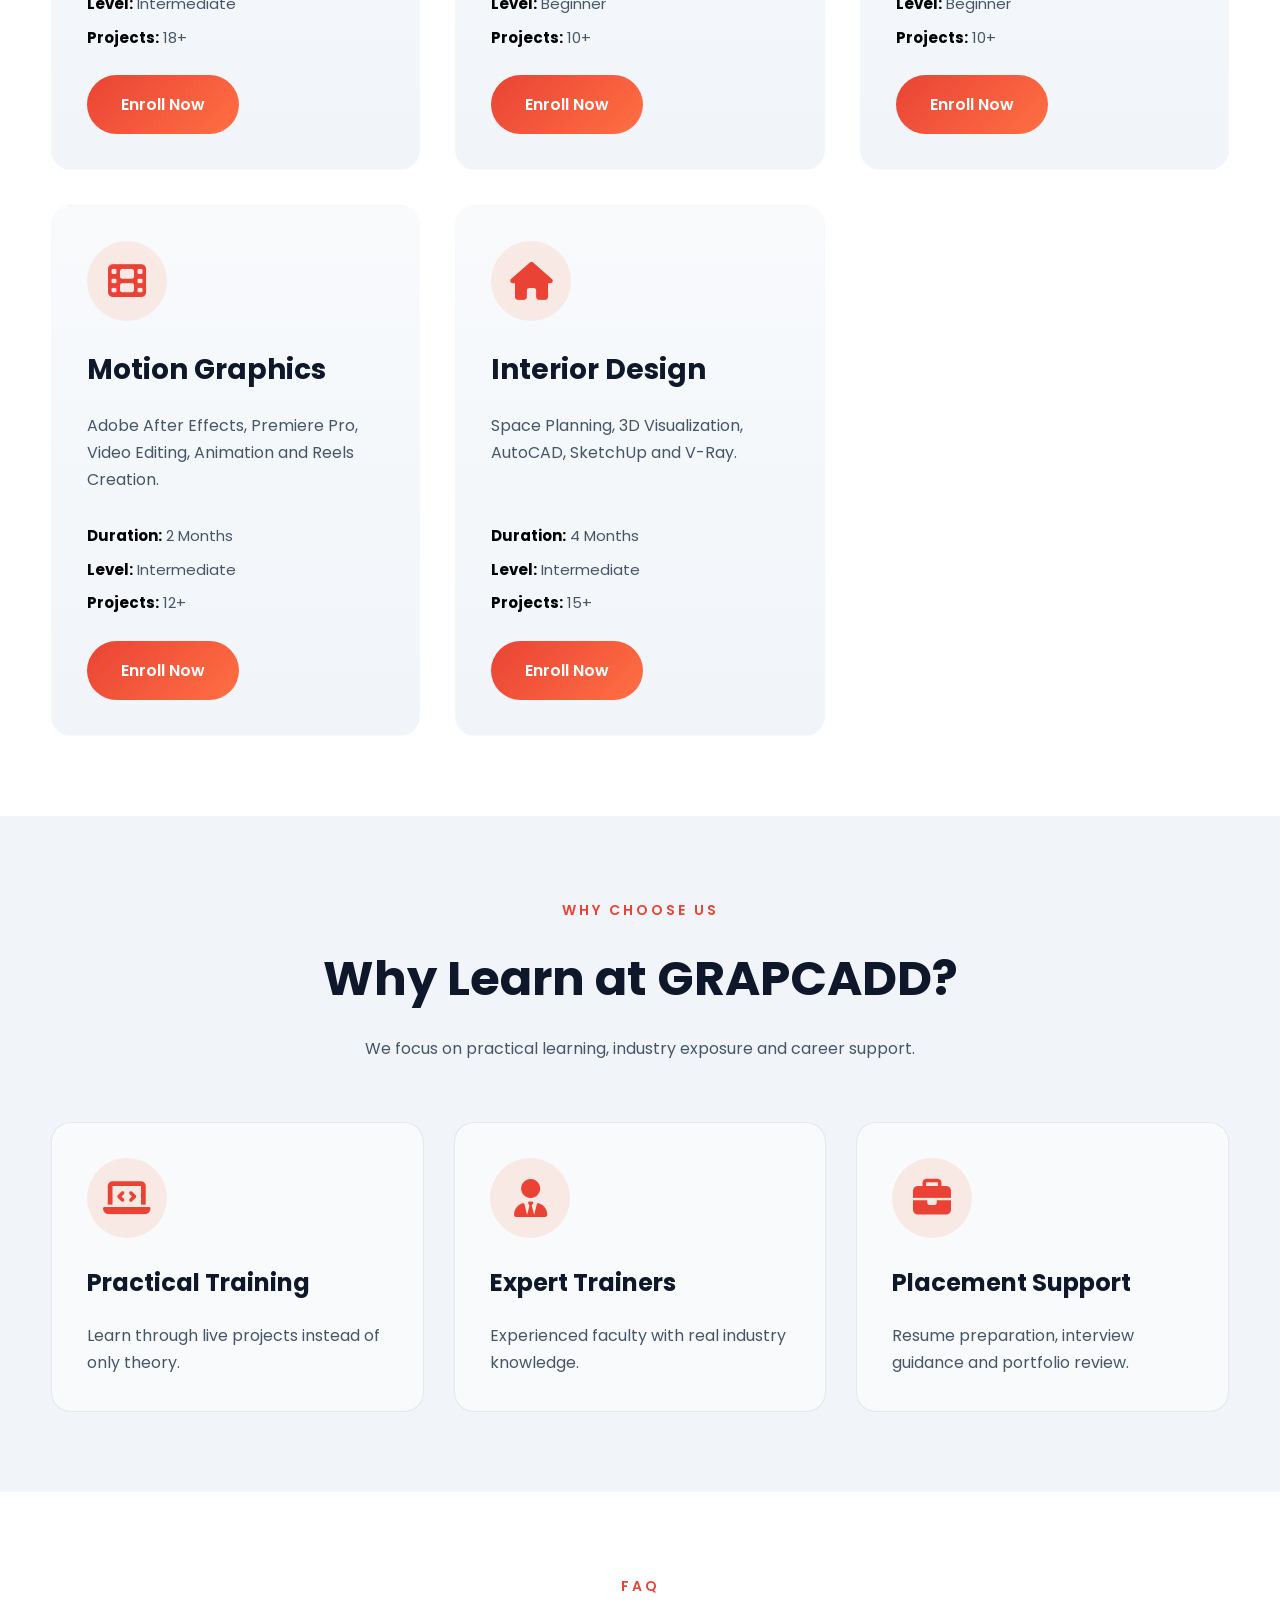
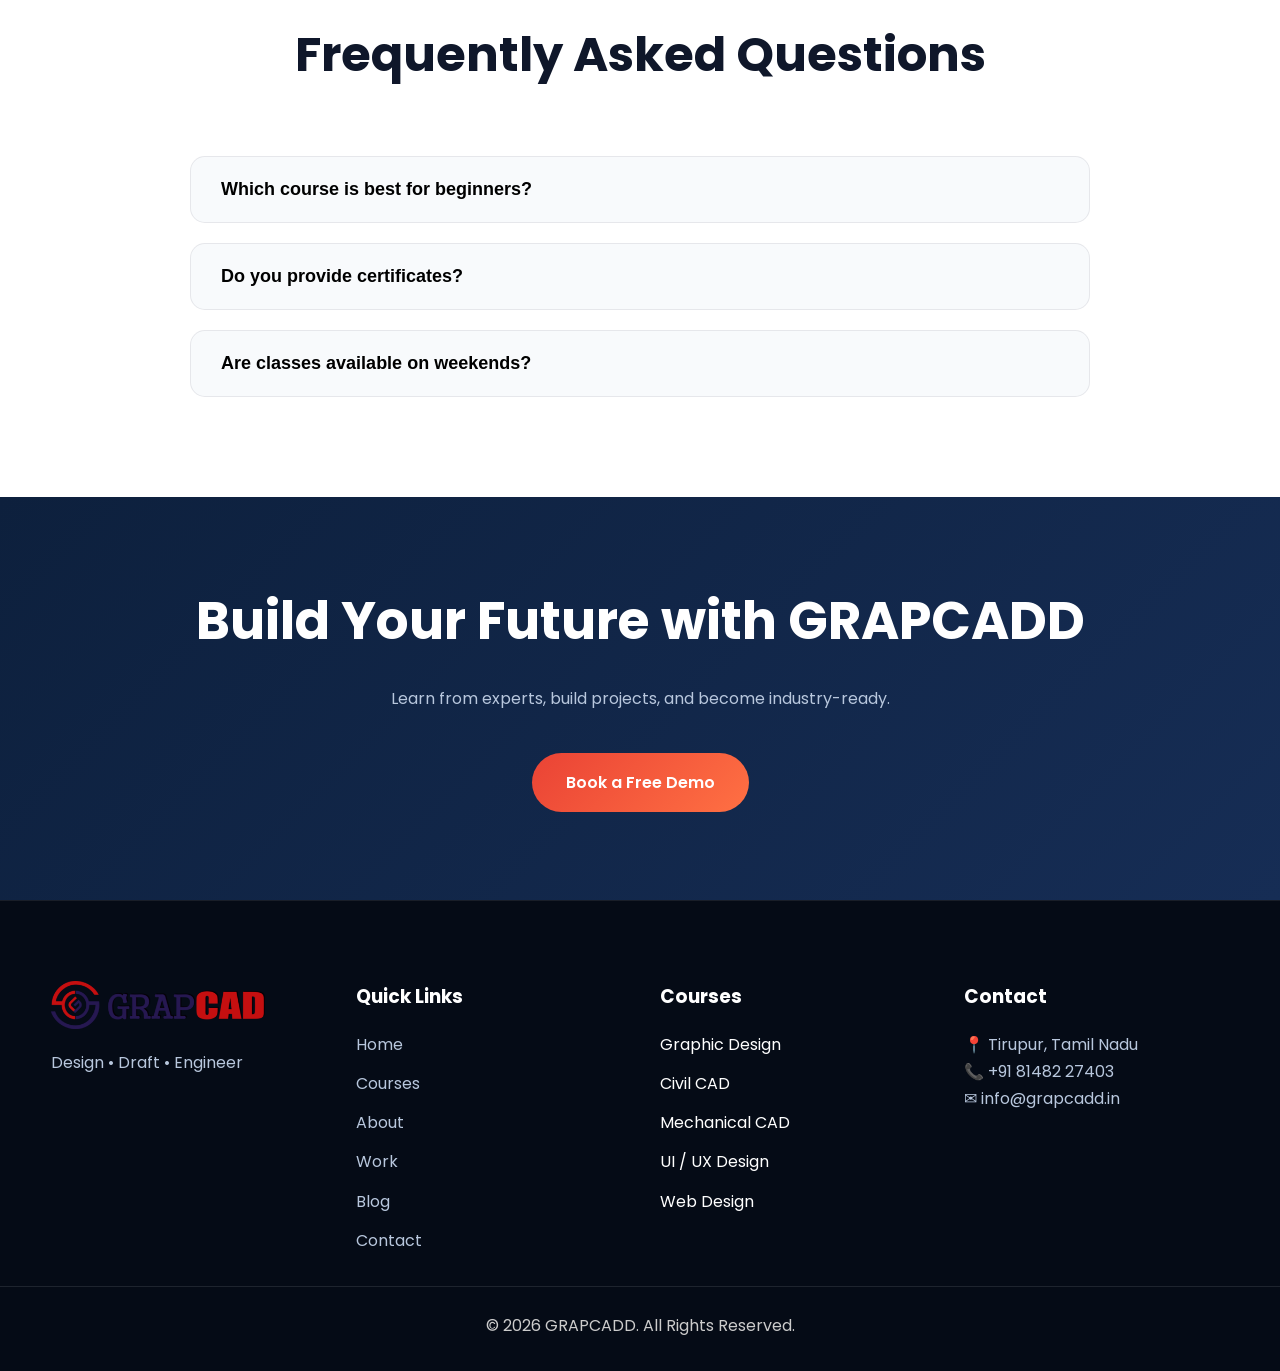
<file: courses.html>
<!DOCTYPE html>
<html lang="en">

<head>

    <meta charset="UTF-8">

    <meta name="viewport" content="width=device-width, initial-scale=1.0">
    <link rel="icon" type="image/png" href="images/favicon.png">
    <link rel="apple-touch-icon" href="images/favicon.png">

    <title>Courses | CAD, Graphic Design, UI/UX &amp; Pattern Design Training in Tirupur, Tamil Nadu</title>

    <meta name="description"
        content="Explore 8 industry-ready courses at GRAPCADD, Tirupur — Graphic Design, UI/UX, Civil &amp; Mechanical CAD, Pattern CAD, Web Design, Motion Graphics and Interior Design. Tamil Nadu's practical training institute.">

    <meta name="robots" content="index, follow, max-image-preview:large, max-snippet:-1, max-video-preview:-1">
    <link rel="canonical" href="https://www.grapcadd.in/courses.html">

    <!-- Open Graph -->
    <meta property="og:type" content="website">
    <meta property="og:site_name" content="GRAPCADD">
    <meta property="og:locale" content="en_IN">
    <meta property="og:title" content="Courses | CAD, Graphic Design, UI/UX &amp; Pattern Design Training in Tirupur, Tamil Nadu">
    <meta property="og:description" content="Master industry-standard software through practical training and real-world projects at GRAPCADD, Tirupur, Tamil Nadu.">
    <meta property="og:url" content="https://www.grapcadd.in/courses.html">
    <meta property="og:image" content="https://www.grapcadd.in/images/hero.jpg">

    <!-- Twitter Card -->
    <meta name="twitter:card" content="summary_large_image">
    <meta name="twitter:title" content="Courses | CAD, Graphic Design, UI/UX &amp; Pattern Design Training in Tirupur, Tamil Nadu">
    <meta name="twitter:description" content="Master industry-standard software through practical training and real-world projects at GRAPCADD, Tirupur, Tamil Nadu.">
    <meta name="twitter:image" content="https://www.grapcadd.in/images/hero.jpg">

    <link rel="preconnect" href="https://fonts.googleapis.com">

    <link rel="preconnect" href="https://fonts.gstatic.com" crossorigin>

    <link rel="preload" as="style" href="https://fonts.googleapis.com/css2?family=Poppins:wght@300;400;500;600;700;800&amp;display=swap" onload="this.onload=null;this.rel='stylesheet'">
<noscript><link rel="stylesheet" href="https://fonts.googleapis.com/css2?family=Poppins:wght@300;400;500;600;700;800&amp;display=swap"></noscript>

    <link rel="preload" as="style" href="https://cdnjs.cloudflare.com/ajax/libs/font-awesome/6.5.2/css/all.min.css" onload="this.onload=null;this.rel='stylesheet'">
<noscript><link rel="stylesheet" href="https://cdnjs.cloudflare.com/ajax/libs/font-awesome/6.5.2/css/all.min.css"></noscript>

    <link rel="stylesheet" href="css/styles.css">

    <!-- Structured Data: Organization / Local Business -->
    <script type="application/ld+json">
    {
      "@context": "https://schema.org",
      "@type": ["EducationalOrganization", "LocalBusiness"],
      "@id": "https://www.grapcadd.in/#organization",
      "name": "GRAPCADD",
      "alternateName": "GRAPCADD Institute",
      "description": "GRAPCADD is a professional training institute in Tirupur, Tamil Nadu offering industry-ready courses in Graphic Design, Civil CAD, Mechanical CAD, Pattern CAD, UI/UX Design, Web Design, Motion Graphics and Interior Design.",
      "url": "https://www.grapcadd.in/",
      "logo": { "@type": "ImageObject", "url": "https://www.grapcadd.in/images/logo.png", "width": 400, "height": 90 },
      "image": "https://www.grapcadd.in/images/hero.jpg",
      "telephone": "+91-81482-27403",
      "email": "info@grapcadd.in",
      "priceRange": "₹₹",
      "address": {
        "@type": "PostalAddress",
        "streetAddress": "Opp. Nilagiri Bakery, Pushpa Theater",
        "addressLocality": "Tirupur",
        "addressRegion": "Tamil Nadu",
        "postalCode": "641607",
        "addressCountry": "IN"
      },
      "geo": { "@type": "GeoCoordinates", "latitude": 11.1105064, "longitude": 77.3386882 },
      "hasMap": "https://www.google.com/maps?cid=17313990450096148705",
      "areaServed": [
        { "@type": "State", "name": "Tamil Nadu" },
        { "@type": "City", "name": "Tirupur" },
        { "@type": "City", "name": "Coimbatore" },
        { "@type": "City", "name": "Erode" }
      ],
      "openingHoursSpecification": [
        { "@type": "OpeningHoursSpecification", "dayOfWeek": ["Monday","Tuesday","Wednesday","Thursday","Friday","Saturday"], "opens": "10:00", "closes": "20:00" },
        { "@type": "OpeningHoursSpecification", "dayOfWeek": ["Sunday"], "opens": "10:00", "closes": "13:00" }
      ],
      "sameAs": [
        "https://www.instagram.com/grap__cadd/?hl=en",
        "https://www.youtube.com/@grapcadd"
      ]
    }
    </script>

    <!-- Structured Data: Breadcrumbs -->
    <script type="application/ld+json">
    {
      "@context": "https://schema.org",
      "@type": "BreadcrumbList",
      "itemListElement": [
        { "@type": "ListItem", "position": 1, "name": "Home", "item": "https://www.grapcadd.in/" },
        { "@type": "ListItem", "position": 2, "name": "Courses", "item": "https://www.grapcadd.in/courses.html" }
      ]
    }
    </script>

    <!-- Structured Data: Courses -->
    <script type="application/ld+json">
    {
      "@context": "https://schema.org",
      "@graph": [
        {
          "@type": "Course",
          "name": "Graphic Design",
          "description": "Learn Logo Design, Branding, Social Media Design, Print Design, Portfolio Creation and Visiting Card design using industry-standard software.",
          "provider": { "@id": "https://www.grapcadd.in/#organization" },
          "url": "https://www.grapcadd.in/courses.html",
          "hasCourseInstance": { "@type": "CourseInstance", "courseMode": "Onsite", "courseWorkload": "P3M" }
        },
        {
          "@type": "Course",
          "name": "UI / UX Design",
          "description": "Master Figma, Wireframing, Prototyping, User Research, Mobile App Design and Responsive Web Design.",
          "provider": { "@id": "https://www.grapcadd.in/#organization" },
          "url": "https://www.grapcadd.in/courses.html",
          "hasCourseInstance": { "@type": "CourseInstance", "courseMode": "Onsite", "courseWorkload": "P3M" }
        },
        {
          "@type": "Course",
          "name": "Civil CAD",
          "description": "AutoCAD, Building Planning, Structural Drawings, Estimation and Working Drawings.",
          "provider": { "@id": "https://www.grapcadd.in/#organization" },
          "url": "https://www.grapcadd.in/courses.html",
          "hasCourseInstance": { "@type": "CourseInstance", "courseMode": "Onsite", "courseWorkload": "P3M" }
        },
        {
          "@type": "Course",
          "name": "Mechanical CAD",
          "description": "AutoCAD Mechanical, SolidWorks, Fusion 360, Product Design and Assembly.",
          "provider": { "@id": "https://www.grapcadd.in/#organization" },
          "url": "https://www.grapcadd.in/courses.html",
          "hasCourseInstance": { "@type": "CourseInstance", "courseMode": "Onsite", "courseWorkload": "P3M" }
        },
        {
          "@type": "Course",
          "name": "Pattern CAD",
          "description": "Digital Pattern Making, Marker Planning, Garment Production and Fashion CAD.",
          "provider": { "@id": "https://www.grapcadd.in/#organization" },
          "url": "https://www.grapcadd.in/courses.html",
          "hasCourseInstance": { "@type": "CourseInstance", "courseMode": "Onsite", "courseWorkload": "P2M" }
        },
        {
          "@type": "Course",
          "name": "Web Design",
          "description": "HTML, CSS, JavaScript, Responsive Websites and Portfolio Development.",
          "provider": { "@id": "https://www.grapcadd.in/#organization" },
          "url": "https://www.grapcadd.in/courses.html",
          "hasCourseInstance": { "@type": "CourseInstance", "courseMode": "Onsite", "courseWorkload": "P3M" }
        },
        {
          "@type": "Course",
          "name": "Motion Graphics",
          "description": "Adobe After Effects, Premiere Pro, Video Editing, Animation and Reels Creation.",
          "provider": { "@id": "https://www.grapcadd.in/#organization" },
          "url": "https://www.grapcadd.in/courses.html",
          "hasCourseInstance": { "@type": "CourseInstance", "courseMode": "Onsite", "courseWorkload": "P2M" }
        },
        {
          "@type": "Course",
          "name": "Interior Design",
          "description": "Space Planning, 3D Visualization, AutoCAD, SketchUp and V-Ray.",
          "provider": { "@id": "https://www.grapcadd.in/#organization" },
          "url": "https://www.grapcadd.in/courses.html",
          "hasCourseInstance": { "@type": "CourseInstance", "courseMode": "Onsite", "courseWorkload": "P4M" }
        }
      ]
    }
    </script>

    <!-- Structured Data: FAQ -->
    <script type="application/ld+json">
    {
      "@context": "https://schema.org",
      "@type": "FAQPage",
      "mainEntity": [
        {
          "@type": "Question",
          "name": "Which course is best for beginners?",
          "acceptedAnswer": { "@type": "Answer", "text": "Graphic Design, UI/UX Design and Web Design are excellent starting points." }
        },
        {
          "@type": "Question",
          "name": "Do you provide certificates?",
          "acceptedAnswer": { "@type": "Answer", "text": "Yes. Every student receives a course completion certificate." }
        },
        {
          "@type": "Question",
          "name": "Are classes available on weekends?",
          "acceptedAnswer": { "@type": "Answer", "text": "Yes. Weekend and weekday batches are available." }
        }
      ]
    }
    </script>

</head>

<body>

    <header class="header">

        <div class="container nav-container">

            <a href="index.html" class="logo">
                <img src="images/logo.png" alt="GRAPCADD Logo" width="150" height="34">
            </a>

            <nav>

                <ul class="nav-links">

                    <li><a href="index.html">Home</a></li>

                    <li><a href="courses.html" class="active">Courses</a></li>

                    <li><a href="about.html">About</a></li>

                    <li><a href="work.html">Work</a></li>

                    <li><a href="blog.html">Blog</a></li>

                    <li><a href="contact.html">Contact</a></li>

                </ul>

            </nav>

            <a href="contact.html" class="nav-btn">
                Enroll Now
            </a>

        </div>

    </header>

<main>

    <!-- HERO -->

    <section class="page-hero">

        <div class="container">

            <h1>Our Courses</h1>

            <p>

                Master industry-standard software through practical training and
                real-world projects.

            </p>

        </div>

    </section>

    <!-- COURSE GRID -->

    <section class="courses-page">

        <div class="container">

            <div class="section-heading">

                <h2>Professional Training Programs</h2>

                <p>

                    Choose a course that matches your career goals.

                </p>

            </div>

            <div class="course-grid">
            <!-- Graphic Design -->

            <div class="course-card tilt-card" data-tilt-max="6">

                <div class="course-icon">

                    <i class="fas fa-palette"></i>

                </div>

                <h3>Graphic Design</h3>

                <p>

                    Learn to make Logo Design, Branding, Social Media Design,
                    Print Design, Portfolio Creation and Visting card.

                </p>

                <ul class="course-details">

                    <li><strong>Duration:</strong> 3 Months</li>

                    <li><strong>Level:</strong> Beginner</li>

                    <li><strong>Projects:</strong> 15+</li>

                </ul>

                <a href="contact.html" class="primary-btn">

                    Enroll Now

                </a>

            </div>


            <!-- UI UX -->

            <div class="course-card tilt-card" data-tilt-max="6">

                <div class="course-icon">

                    <i class="fas fa-pen-ruler"></i>

                </div>

                <h3>UI / UX Design</h3>

                <p>

                    Master Figma, Wireframing, Prototyping,
                    User Research, Mobile App Design
                    and Responsive Web Design.

                </p>

                <ul class="course-details">

                    <li><strong>Duration:</strong> 3 Months</li>

                    <li><strong>Level:</strong> Beginner</li>

                    <li><strong>Projects:</strong> 12+</li>

                </ul>

                <a href="contact.html" class="primary-btn">

                    Enroll Now

                </a>

            </div>


            <!-- Civil CAD -->

            <div class="course-card tilt-card" data-tilt-max="6">

                <div class="course-icon">

                    <i class="fas fa-building"></i>

                </div>

                <h3>Civil CAD</h3>

                <p>

                    AutoCAD, Building Planning,
                    Structural Drawings,
                    Estimation and Working Drawings.

                </p>

                <ul class="course-details">

                    <li><strong>Duration:</strong> 3 Months</li>

                    <li><strong>Level:</strong> Beginner</li>

                    <li><strong>Projects:</strong> 20+</li>

                </ul>

                <a href="contact.html" class="primary-btn">

                    Enroll Now

                </a>

            </div>


            <!-- Mechanical CAD -->

            <div class="course-card tilt-card" data-tilt-max="6">

                <div class="course-icon">

                    <i class="fas fa-gears"></i>

                </div>

                <h3>Mechanical CAD</h3>

                <p>

                    AutoCAD Mechanical,
                    SolidWorks,
                    Fusion 360,
                    Product Design and Assembly.

                </p>

                <ul class="course-details">

                    <li><strong>Duration:</strong> 3 Months</li>

                    <li><strong>Level:</strong> Intermediate</li>

                    <li><strong>Projects:</strong> 18+</li>

                </ul>

                <a href="contact.html" class="primary-btn">

                    Enroll Now

                </a>

            </div>


            <!-- Pattern CAD -->

            <div class="course-card tilt-card" data-tilt-max="6">

                <div class="course-icon">

                    <i class="fas fa-shirt"></i>

                </div>

                <h3>Pattern CAD</h3>

                <p>

                    Digital Pattern Making,
                    Marker Planning,
                    Garment Production
                    and Fashion CAD.

                </p>

                <ul class="course-details">

                    <li><strong>Duration:</strong> 2 Months</li>

                    <li><strong>Level:</strong> Beginner</li>

                    <li><strong>Projects:</strong> 10+</li>

                </ul>

                <a href="contact.html" class="primary-btn">

                    Enroll Now

                </a>

            </div>


            <!-- Web Design -->

            <div class="course-card tilt-card" data-tilt-max="6">

                <div class="course-icon">

                    <i class="fas fa-code"></i>

                </div>

                <h3>Web Design</h3>

                <p>

                    HTML,
                    CSS,
                    JavaScript,
                    Responsive Websites
                    and Portfolio Development.

                </p>

                <ul class="course-details">

                    <li><strong>Duration:</strong> 3 Months</li>

                    <li><strong>Level:</strong> Beginner</li>

                    <li><strong>Projects:</strong> 10+</li>

                </ul>

                <a href="contact.html" class="primary-btn">

                    Enroll Now

                </a>

            </div>


            <!-- Motion Graphics -->

            <div class="course-card tilt-card" data-tilt-max="6">

                <div class="course-icon">

                    <i class="fas fa-film"></i>

                </div>

                <h3>Motion Graphics</h3>

                <p>

                    Adobe After Effects,
                    Premiere Pro,
                    Video Editing,
                    Animation and Reels Creation.

                </p>

                <ul class="course-details">

                    <li><strong>Duration:</strong> 2 Months</li>

                    <li><strong>Level:</strong> Intermediate</li>

                    <li><strong>Projects:</strong> 12+</li>

                </ul>

                <a href="contact.html" class="primary-btn">

                    Enroll Now

                </a>

            </div>


            <!-- Interior Design -->

            <div class="course-card tilt-card" data-tilt-max="6">

                <div class="course-icon">

                    <i class="fas fa-house"></i>

                </div>

                <h3>Interior Design</h3>

                <p>

                    Space Planning,
                    3D Visualization,
                    AutoCAD,
                    SketchUp and V-Ray.

                </p>

                <ul class="course-details">

                    <li><strong>Duration:</strong> 4 Months</li>

                    <li><strong>Level:</strong> Intermediate</li>

                    <li><strong>Projects:</strong> 15+</li>

                </ul>

                <a href="contact.html" class="primary-btn">

                    Enroll Now

                </a>

            </div>

        </div>

    </div>

</section>
    <!-- ================= WHY LEARN WITH US ================= -->

    <section class="why">

        <div class="container">

            <div class="section-heading">

                <span>WHY CHOOSE US</span>

                <h2>Why Learn at GRAPCADD?</h2>

                <p>
                    We focus on practical learning, industry exposure and career support.
                </p>

            </div>

            <div class="why-grid">

                <div class="why-card tilt-card" data-tilt-max="6">
                    <i class="fas fa-laptop-code course-icon"></i>
                    <h3>Practical Training</h3>
                    <p>Learn through live projects instead of only theory.</p>
                </div>

                <div class="why-card tilt-card" data-tilt-max="6">
                    <i class="fas fa-user-tie course-icon"></i>
                    <h3>Expert Trainers</h3>
                    <p>Experienced faculty with real industry knowledge.</p>
                </div>

                <div class="why-card tilt-card" data-tilt-max="6">
                    <i class="fas fa-briefcase course-icon"></i>
                    <h3>Placement Support</h3>
                    <p>Resume preparation, interview guidance and portfolio review.</p>
                </div>

            </div>

        </div>

    </section>

    <!-- ================= FAQ ================= -->

    <section class="faq">

        <div class="container">

            <div class="section-heading">

                <span>FAQ</span>

                <h2>Frequently Asked Questions</h2>

            </div>

            <div class="faq-container">

                <div class="faq-item">

                    <button class="faq-question">
                        Which course is best for beginners?
                    </button>

                    <div class="faq-answer">

                        <p>
                            Graphic Design, UI/UX Design and Web Design are excellent starting points.
                        </p>

                    </div>

                </div>

                <div class="faq-item">

                    <button class="faq-question">
                        Do you provide certificates?
                    </button>

                    <div class="faq-answer">

                        <p>
                            Yes. Every student receives a course completion certificate.
                        </p>

                    </div>

                </div>

                <div class="faq-item">

                    <button class="faq-question">
                        Are classes available on weekends?
                    </button>

                    <div class="faq-answer">

                        <p>
                            Yes. Weekend and weekday batches are available.
                        </p>

                    </div>

                </div>

            </div>

        </div>

    </section>

    <!-- ================= CTA ================= -->

    <section class="cta">

        <div class="container">

            <h2>Build Your Future with GRAPCADD</h2>

            <p>

                Learn from experts, build projects, and become industry-ready.

            </p>

            <a href="contact.html" class="primary-btn magnetic-btn">

                Book a Free Demo

            </a>

        </div>

    </section>

    <!-- ================= FOOTER ================= -->

</main>

    <footer class="footer">

        <div class="container footer-grid">

            <div>

                <a href="index.html" class="logo" style="margin-bottom: 20px;">
                    <img src="images/logo.png" alt="GRAPCADD Logo" width="150" height="34">
                </a>

                <p>
                    Design • Draft • Engineer
                </p>

            </div>

            <div>

                <h3>Quick Links</h3>

                <ul>

                    <li><a href="index.html">Home</a></li>

                    <li><a href="courses.html">Courses</a></li>

                    <li><a href="about.html">About</a></li>

                    <li><a href="work.html">Work</a></li>

                    <li><a href="blog.html">Blog</a></li>

                    <li><a href="contact.html">Contact</a></li>

                </ul>

            </div>

            <div>

                <h3>Courses</h3>

                <ul>

                    <li>Graphic Design</li>

                    <li>Civil CAD</li>

                    <li>Mechanical CAD</li>

                    <li>UI / UX Design</li>

                    <li>Web Design</li>

                </ul>

            </div>

            <div>

                <h3>Contact</h3>

                <p>📍 Tirupur, Tamil Nadu</p>

                <p>📞 <a href="tel:+918148227403">+91 81482 27403</a></p>

                <p>✉ <a href="mailto:info@grapcadd.in">info@grapcadd.in</a></p>

            </div>

        </div>

        <div class="copyright">

            © 2026 GRAPCADD. All Rights Reserved.

        </div>

    </footer>

    <!-- Floating WhatsApp -->
    <a href="https://wa.me/918148227403" class="whatsapp" target="_blank">
      💬
    </a>

    <!-- Back To Top with Circular Progress -->
    <div id="topBtn" class="progress-wrap">
      <svg class="progress-circle" width="100%" height="100%" viewBox="-1 -1 102 102">
        <path class="bg-circle" d="M50,1 a49,49 0 0,1 0,98 a49,49 0 0,1 0,-98" />
        <path class="progress-path" d="M50,1 a49,49 0 0,1 0,98 a49,49 0 0,1 0,-98" />
      </svg>
    </div>

    <script src="js/script.js"></script>
    <script src="js/home-fx.js"></script>

</body>

</html>
</file>
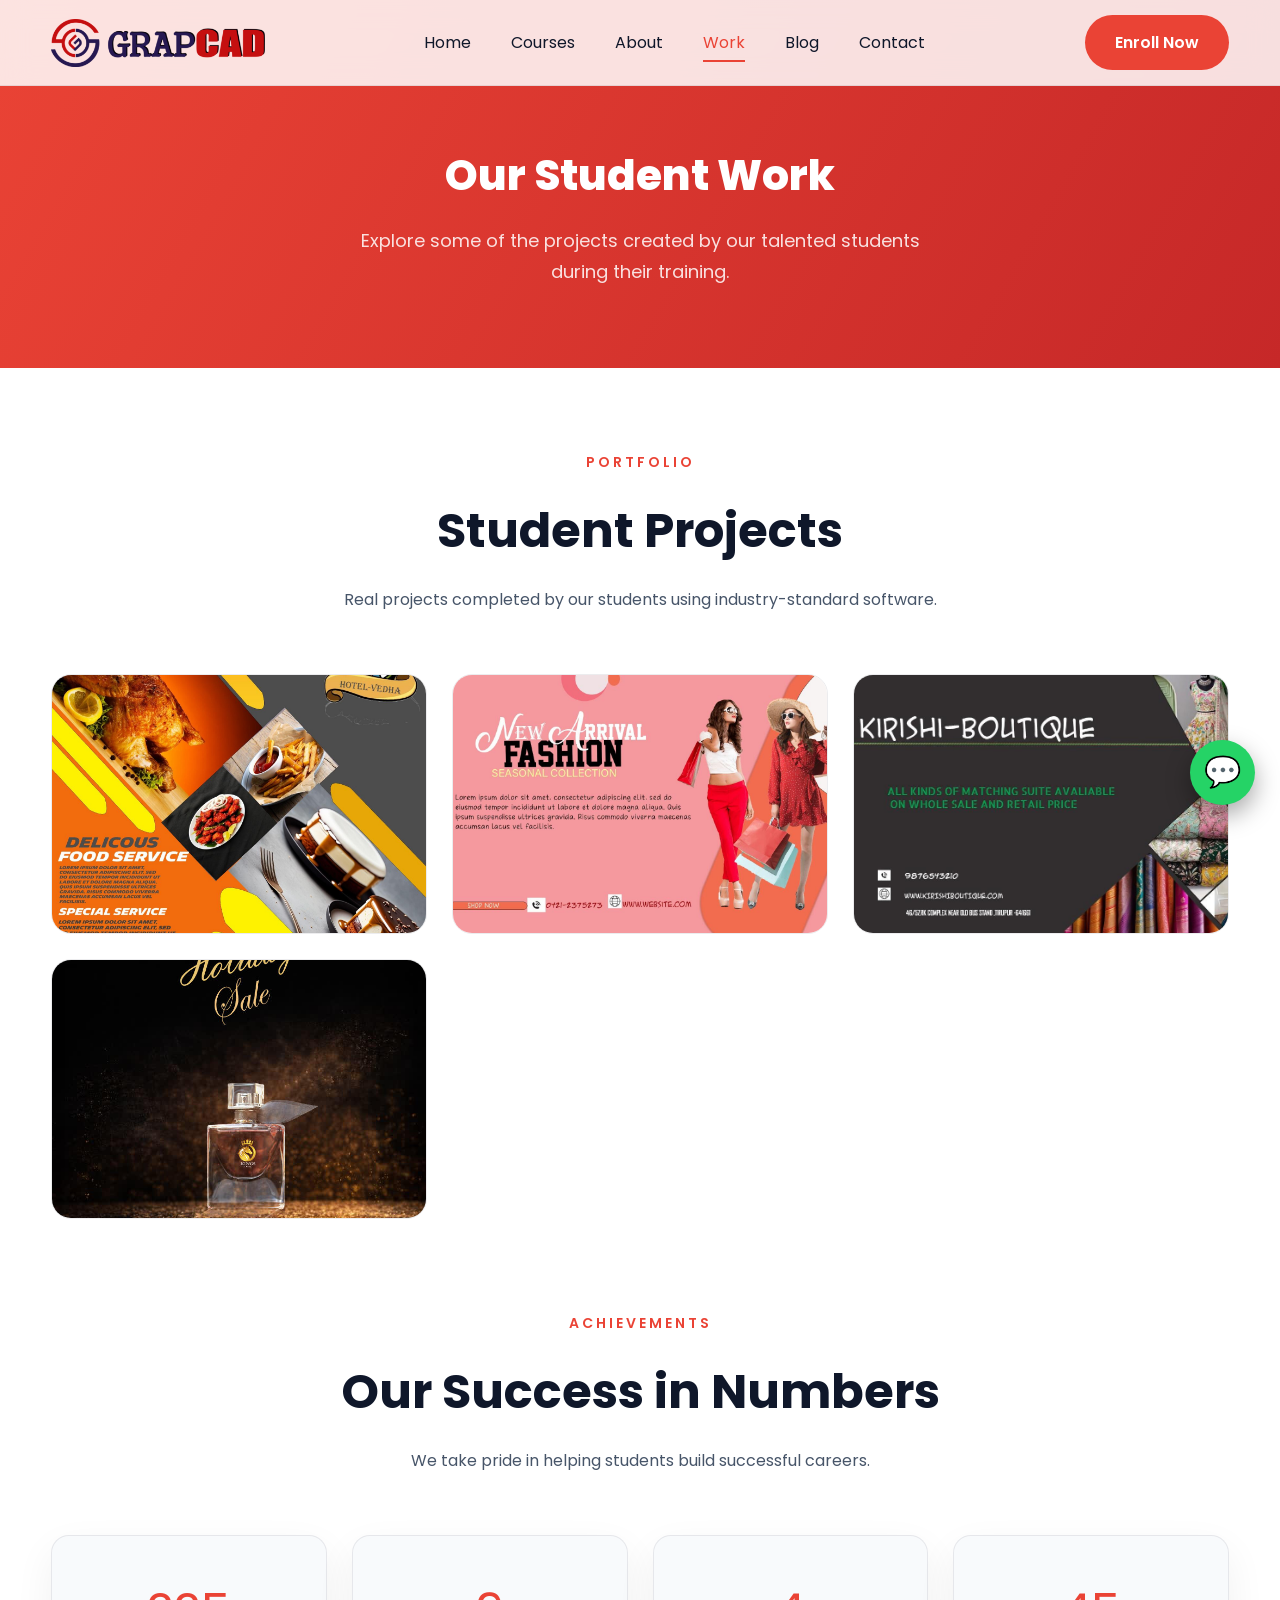
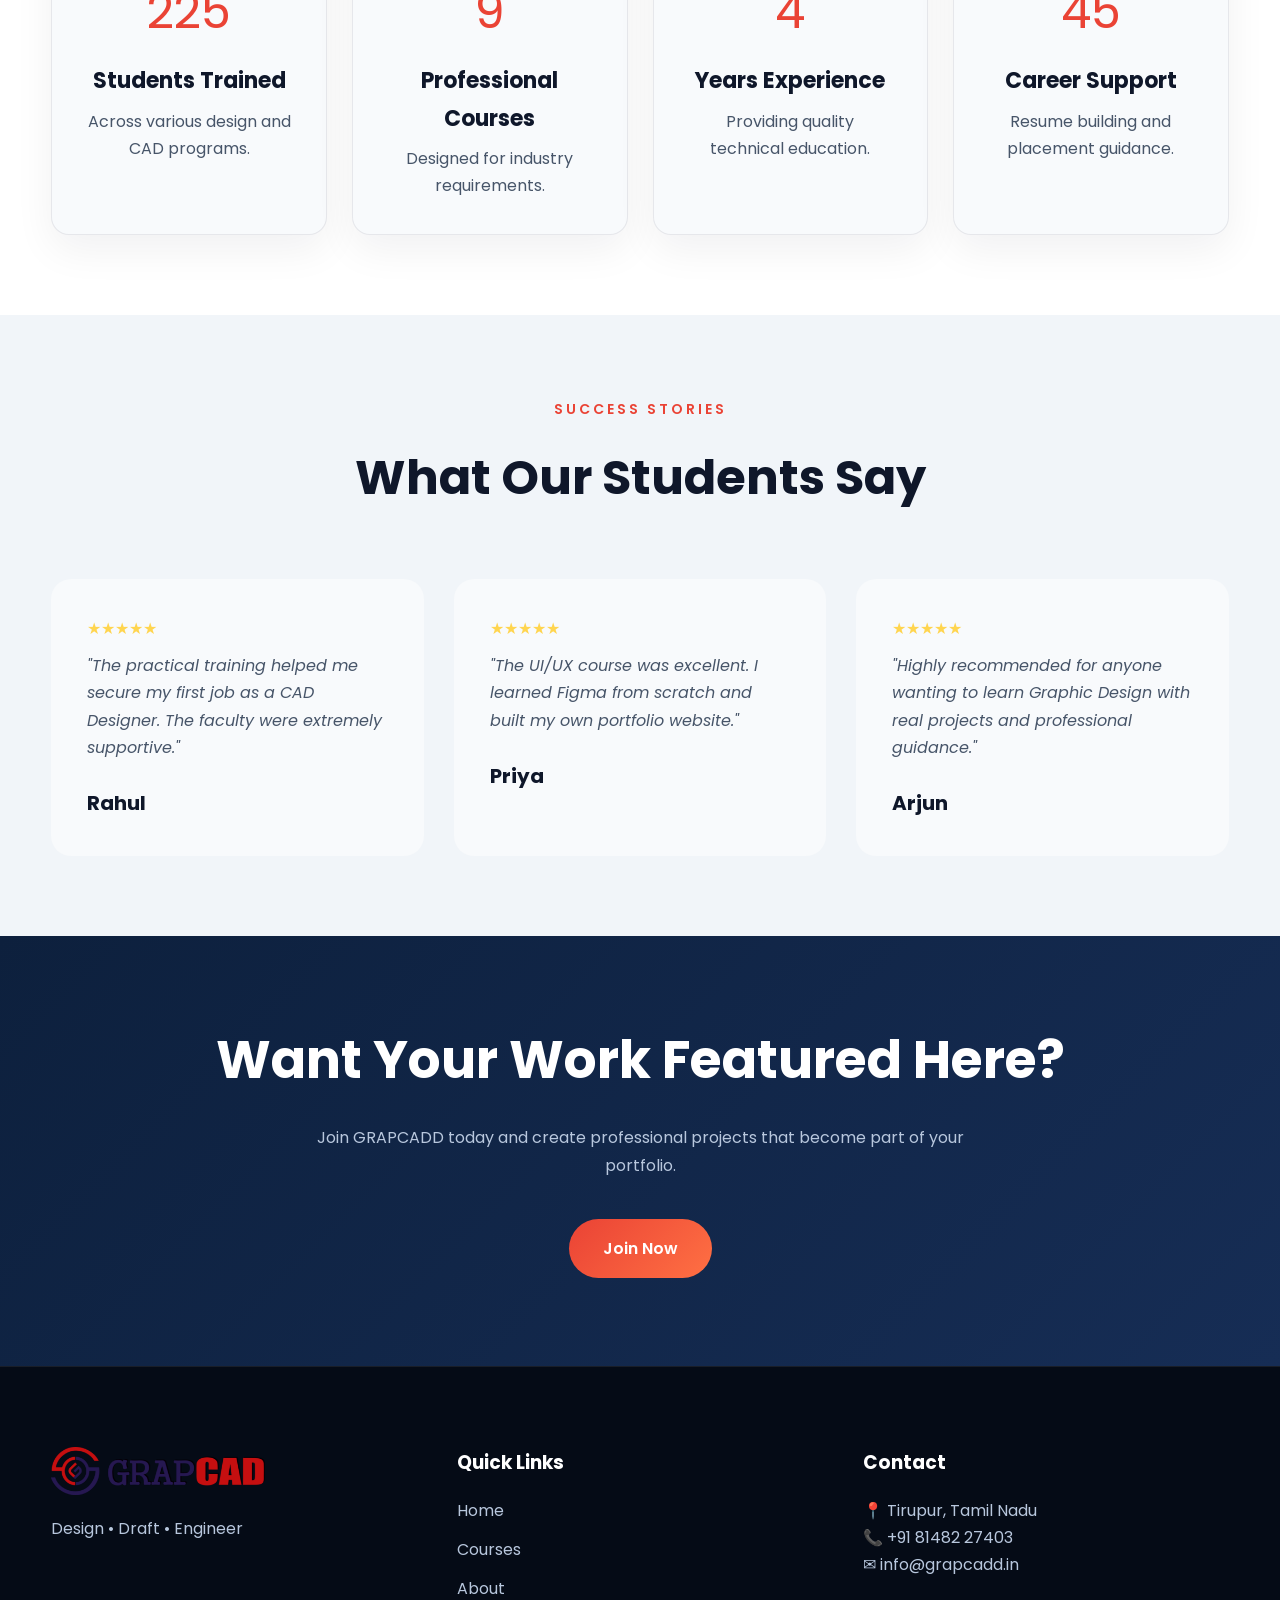
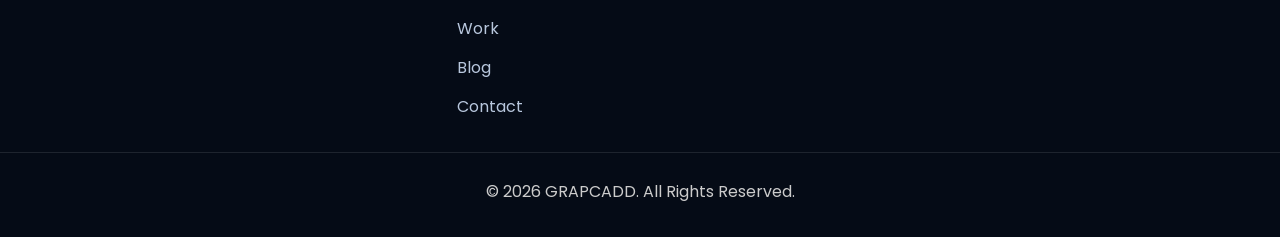
<file: work.html>
<!DOCTYPE html>
<html lang="en">

<head>

    <meta charset="UTF-8">

    <meta name="viewport" content="width=device-width, initial-scale=1.0">
    <link rel="icon" type="image/png" href="images/favicon.png">
    <link rel="apple-touch-icon" href="images/favicon.png">

    <title>Student Work &amp; Portfolio | GRAPCADD Tirupur, Tamil Nadu</title>

    <meta name="description"
        content="See real student projects in Graphic Design, CAD and UI/UX from GRAPCADD, Tirupur's leading design and engineering training institute in Tamil Nadu.">

    <meta name="robots" content="index, follow, max-image-preview:large, max-snippet:-1, max-video-preview:-1">
    <link rel="canonical" href="https://www.grapcadd.in/work.html">

    <!-- Open Graph -->
    <meta property="og:type" content="website">
    <meta property="og:site_name" content="GRAPCADD">
    <meta property="og:locale" content="en_IN">
    <meta property="og:title" content="Student Work &amp; Portfolio | GRAPCADD Tirupur, Tamil Nadu">
    <meta property="og:description" content="Real projects completed by GRAPCADD students using industry-standard Graphic Design, CAD and UI/UX software in Tirupur, Tamil Nadu.">
    <meta property="og:url" content="https://www.grapcadd.in/work.html">
    <meta property="og:image" content="https://www.grapcadd.in/images/hero.jpg">

    <!-- Twitter Card -->
    <meta name="twitter:card" content="summary_large_image">
    <meta name="twitter:title" content="Student Work &amp; Portfolio | GRAPCADD Tirupur, Tamil Nadu">
    <meta name="twitter:description" content="Real projects completed by GRAPCADD students using industry-standard Graphic Design, CAD and UI/UX software in Tirupur, Tamil Nadu.">
    <meta name="twitter:image" content="https://www.grapcadd.in/images/hero.jpg">

    <link rel="stylesheet" href="css/styles.css">

    <link rel="preconnect" href="https://fonts.googleapis.com">

    <link rel="preconnect" href="https://fonts.gstatic.com" crossorigin>

    <link rel="preload" as="style" href="https://fonts.googleapis.com/css2?family=Poppins:wght@300;400;500;600;700;800&amp;display=swap" onload="this.onload=null;this.rel='stylesheet'">
<noscript><link rel="stylesheet" href="https://fonts.googleapis.com/css2?family=Poppins:wght@300;400;500;600;700;800&amp;display=swap"></noscript>

    <link rel="stylesheet" href="css/styles.css">

    <link rel="preload" as="style" href="https://cdnjs.cloudflare.com/ajax/libs/font-awesome/6.5.2/css/all.min.css" onload="this.onload=null;this.rel='stylesheet'">
<noscript><link rel="stylesheet" href="https://cdnjs.cloudflare.com/ajax/libs/font-awesome/6.5.2/css/all.min.css"></noscript>

    <!-- Structured Data: Organization / Local Business -->
    <script type="application/ld+json">
    {
      "@context": "https://schema.org",
      "@type": ["EducationalOrganization", "LocalBusiness"],
      "@id": "https://www.grapcadd.in/#organization",
      "name": "GRAPCADD",
      "alternateName": "GRAPCADD Institute",
      "description": "GRAPCADD is a professional training institute in Tirupur, Tamil Nadu offering industry-ready courses in Graphic Design, Civil CAD, Mechanical CAD, Pattern CAD, UI/UX Design, Web Design, Motion Graphics and Interior Design.",
      "url": "https://www.grapcadd.in/",
      "logo": { "@type": "ImageObject", "url": "https://www.grapcadd.in/images/logo.png", "width": 400, "height": 90 },
      "image": "https://www.grapcadd.in/images/hero.jpg",
      "telephone": "+91-81482-27403",
      "email": "info@grapcadd.in",
      "priceRange": "₹₹",
      "address": {
        "@type": "PostalAddress",
        "streetAddress": "Opp. Nilagiri Bakery, Pushpa Theater",
        "addressLocality": "Tirupur",
        "addressRegion": "Tamil Nadu",
        "postalCode": "641607",
        "addressCountry": "IN"
      },
      "geo": { "@type": "GeoCoordinates", "latitude": 11.1105064, "longitude": 77.3386882 },
      "hasMap": "https://www.google.com/maps?cid=17313990450096148705",
      "areaServed": [
        { "@type": "State", "name": "Tamil Nadu" },
        { "@type": "City", "name": "Tirupur" },
        { "@type": "City", "name": "Coimbatore" },
        { "@type": "City", "name": "Erode" }
      ],
      "openingHoursSpecification": [
        { "@type": "OpeningHoursSpecification", "dayOfWeek": ["Monday","Tuesday","Wednesday","Thursday","Friday","Saturday"], "opens": "10:00", "closes": "20:00" },
        { "@type": "OpeningHoursSpecification", "dayOfWeek": ["Sunday"], "opens": "10:00", "closes": "13:00" }
      ],
      "sameAs": [
        "https://www.instagram.com/grap__cadd/?hl=en",
        "https://www.youtube.com/@grapcadd"
      ]
    }
    </script>

    <!-- Structured Data: Breadcrumbs -->
    <script type="application/ld+json">
    {
      "@context": "https://schema.org",
      "@type": "BreadcrumbList",
      "itemListElement": [
        { "@type": "ListItem", "position": 1, "name": "Home", "item": "https://www.grapcadd.in/" },
        { "@type": "ListItem", "position": 2, "name": "Work", "item": "https://www.grapcadd.in/work.html" }
      ]
    }
    </script>

</head>

<body>

    <header class="header">

        <div class="container nav-container">

            <a href="index.html" class="logo">
                <img src="images/logo.png" alt="GRAPCADD Logo" width="150" height="34">
            </a>

            <nav>

                <ul class="nav-links">

                    <li><a href="index.html">Home</a></li>

                    <li><a href="courses.html">Courses</a></li>

                    <li><a href="about.html">About</a></li>

                    <li><a href="work.html" class="active">Work</a></li>

                    <li><a href="blog.html">Blog</a></li>

                    <li><a href="contact.html">Contact</a></li>

                </ul>

            </nav>

            <a href="contact.html" class="nav-btn">
                Enroll Now
            </a>

        </div>

    </header>

<main>

    <!-- HERO -->

    <section class="page-hero">

        <div class="container">

            <h1>Our Student Work</h1>

            <p>

                Explore some of the projects created by our talented students during their training.

            </p>

        </div>

    </section>

    <!-- GALLERY -->

    <section class="gallery">

        <div class="container">

            <div class="section-heading">

                <span>PORTFOLIO</span>

                <h2>Student Projects</h2>

                <p>

                    Real projects completed by our students using industry-standard software.

                </p>

            </div>

            <div class="gallery-grid">

                <img src="images/work 1.jpeg" alt="Graphic design student project by GRAPCADD Tirupur" loading="lazy" width="1376" height="1600" class="tilt-card" data-tilt-max="10">

                <img src="images/work 2.jpeg" alt="CAD drafting student project by GRAPCADD Tirupur" loading="lazy" width="1600" height="800" class="tilt-card" data-tilt-max="10">

                <img src="images/work 3.jpeg" alt="UI/UX design student project by GRAPCADD Tirupur" loading="lazy" width="1050" height="601" class="tilt-card" data-tilt-max="10">

                <img src="images/work 4.jpg" alt="Pattern design student project by GRAPCADD Tirupur" loading="lazy" width="720" height="1024" class="tilt-card" data-tilt-max="10">

            </div>

        </div>

    </section>
    <!-- =========================
     STUDENT ACHIEVEMENTS
========================= -->

    <section class="stats">

        <div class="container">

            <div class="section-heading">

                <span>ACHIEVEMENTS</span>

                <h2>Our Success in Numbers</h2>

                <p>
                    We take pride in helping students build successful careers.
                </p>

            </div>

            <div class="stats-grid">

                <div class="stat-card tilt-card" data-tilt-max="5">
                    <p class="stat-number counter" data-target="500">0</p>
                    <h3>Students Trained</h3>
                    <p>Across various design and CAD programs.</p>
                </div>

                <div class="stat-card tilt-card" data-tilt-max="5">
                    <p class="stat-number counter" data-target="20">0</p>
                    <h3>Professional Courses</h3>
                    <p>Designed for industry requirements.</p>
                </div>

                <div class="stat-card tilt-card" data-tilt-max="5">
                    <p class="stat-number counter" data-target="7">0</p>
                    <h3>Years Experience</h3>
                    <p>Providing quality technical education.</p>
                </div>

                <div class="stat-card tilt-card" data-tilt-max="5">
                    <p class="stat-number counter" data-target="100">0</p>
                    <h3>Career Support</h3>
                    <p>Resume building and placement guidance.</p>
                </div>

            </div>

        </div>

    </section>

    <!-- =========================
   STUDENT SUCCESS STORIES
========================= -->

    <section class="testimonials">

        <div class="container">

            <div class="section-heading">

                <span>SUCCESS STORIES</span>

                <h2>What Our Students Say</h2>

            </div>

            <div class="testimonial-grid">

                <div class="testimonial-card tilt-card" data-tilt-max="4">

                    <div class="star-rating" aria-label="5 out of 5 stars">★★★★★</div>

                    <p>
                        "The practical training helped me secure my first job as a CAD Designer.
                        The faculty were extremely supportive."
                    </p>

                    <h3>Rahul</h3>

                </div>

                <div class="testimonial-card tilt-card" data-tilt-max="4">

                    <div class="star-rating" aria-label="5 out of 5 stars">★★★★★</div>

                    <p>
                        "The UI/UX course was excellent. I learned Figma from scratch and built
                        my own portfolio website."
                    </p>

                    <h3>Priya</h3>

                </div>

                <div class="testimonial-card tilt-card" data-tilt-max="4">

                    <div class="star-rating" aria-label="5 out of 5 stars">★★★★★</div>

                    <p>
                        "Highly recommended for anyone wanting to learn Graphic Design with
                        real projects and professional guidance."
                    </p>

                    <h3>Arjun</h3>

                </div>

            </div>

        </div>

    </section>

    <!-- =========================
   CALL TO ACTION
========================= -->

    <section class="cta">

        <div class="container">

            <h2>Want Your Work Featured Here?</h2>

            <p>

                Join GRAPCADD today and create professional projects that
                become part of your portfolio.

            </p>

            <a href="contact.html" class="primary-btn magnetic-btn">

                Join Now

            </a>

        </div>

    </section>

    <!-- =========================
   FOOTER
========================= -->

</main>

    <footer class="footer">

        <div class="container footer-grid">

            <div>

                <a href="index.html" class="logo" style="margin-bottom: 20px;">
                    <img src="images/logo.png" alt="GRAPCADD Logo" width="150" height="34">
                </a>

                <p>
                    Design • Draft • Engineer
                </p>

            </div>

            <div>

                <h3>Quick Links</h3>

                <ul>

                    <li><a href="index.html">Home</a></li>

                    <li><a href="courses.html">Courses</a></li>

                    <li><a href="about.html">About</a></li>

                    <li><a href="work.html">Work</a></li>

                    <li><a href="blog.html">Blog</a></li>

                    <li><a href="contact.html">Contact</a></li>

                </ul>

            </div>

            <div>

                <h3>Contact</h3>

                <p>📍 Tirupur, Tamil Nadu</p>

                <p>📞 <a href="tel:+918148227403">+91 81482 27403</a></p>

                <p>✉ <a href="mailto:info@grapcadd.in">info@grapcadd.in</a></p>

            </div>

        </div>

        <div class="copyright">

            © 2026 GRAPCADD. All Rights Reserved.

        </div>

    </footer>

    <!-- Floating WhatsApp -->
    <a href="https://wa.me/918148227403" class="whatsapp" target="_blank">
        💬
    </a>

    <!-- Back To Top with Circular Progress -->
    <div id="topBtn" class="progress-wrap">
        <svg class="progress-circle" width="100%" height="100%" viewBox="-1 -1 102 102">
            <path class="bg-circle" d="M50,1 a49,49 0 0,1 0,98 a49,49 0 0,1 0,-98" />
            <path class="progress-path" d="M50,1 a49,49 0 0,1 0,98 a49,49 0 0,1 0,-98" />
        </svg>
    </div>

    <script src="js/script.js"></script>
    <script src="js/home-fx.js"></script>

</body>

</html>
</file>
<file: css/styles.css>
* {
  margin: 0;
  padding: 0;
  box-sizing: border-box;
}

:root {

  --primary: #EA4335;
  --primary-dark: #C62828;

  --secondary: #FFFFFF;

  --card: #F8FAFC;

  --card-light: #F1F5F9;

  --text: #0F172A;

  --paragraph: #475569;

  --border: rgba(15, 23, 42, .08);

  --shadow: 0 15px 40px rgba(15, 23, 42, .06);

  --radius: 18px;

  --transition: .35s ease;

}

html {

  scroll-behavior: smooth;

  scrollbar-color: var(--primary) var(--card-light);

  scrollbar-width: thin;

}

::-webkit-scrollbar {
  width: 10px;
}

::-webkit-scrollbar-track {
  background: var(--card-light);
}

::-webkit-scrollbar-thumb {
  background: var(--primary);
  border-radius: 5px;
}

::-webkit-scrollbar-thumb:hover {
  background: var(--primary-dark);
}

body {

  font-family: 'Poppins', sans-serif;

  background: var(--secondary);

  color: var(--text);

  overflow-x: hidden;

  line-height: 1.7;

}

img {

  width: 100%;

  display: block;

}

.sr-only {

  position: absolute;

  width: 1px;

  height: 1px;

  padding: 0;

  margin: -1px;

  overflow: hidden;

  clip: rect(0, 0, 0, 0);

  white-space: nowrap;

  border: 0;

}

a {

  text-decoration: none;

  color: inherit;

}

ul {

  list-style: none;

}

.container {

  width: min(1200px, 92%);

  margin: auto;

}

section {

  padding: 80px 0;

}

.section-heading {

  text-align: center;

  margin-bottom: 60px;

}

.section-heading span {

  color: var(--primary);

  letter-spacing: 3px;

  font-size: 14px;

  font-weight: 600;

}

.section-heading h2 {

  font-size: 48px;

  margin: 15px 0;

  font-weight: 700;

}

.section-heading p {

  max-width: 700px;

  margin: auto;

  color: var(--paragraph);

}

.primary-btn {

  display: inline-block;

  padding: 16px 34px;

  background: linear-gradient(135deg, var(--primary), #FF7043);

  color: #ffffff;

  border-radius: 40px;

  font-weight: 600;

  transition: var(--transition);

}

.primary-btn:hover {

  transform: translateY(-6px);

  box-shadow: 0 15px 35px rgba(255, 112, 67, .35);

}

.secondary-btn {

  display: inline-block;

  padding: 16px 34px;

  border: 2px solid var(--primary);

  border-radius: 40px;

  color: white;

  transition: var(--transition);

}

.secondary-btn:hover {

  background: var(--primary);

  color: #08111F;

}

.header {

  position: fixed;

  width: 100%;

  top: 0;

  left: 0;

  z-index: 1000;

  backdrop-filter: blur(14px);

  background: rgba(255, 255, 255, .85);

  border-bottom: 1px solid rgba(15, 23, 42, .08);

}

.nav-container {

  display: flex;

  align-items: center;

  justify-content: space-between;

  height: 85px;

}

.logo {
  display: inline-flex;
  align-items: center;
}

.logo img {
  height: 48px;
  width: auto;
  display: block;
  transition: transform .3s ease;
}

.logo:hover img {
  transform: scale(1.05);
}

.nav-links {

  display: flex;

  gap: 40px;

}

.nav-links a {

  position: relative;

  transition: var(--transition);

}

.nav-links a:hover {

  color: var(--primary);

}

.nav-links a::after {

  content: "";

  position: absolute;

  width: 0;

  height: 2px;

  left: 0;

  bottom: -8px;

  background: var(--primary);

  transition: var(--transition);

}

.nav-links a:hover::after {

  width: 100%;

}

.nav-btn {

  background: var(--primary);

  color: #ffffff;

  padding: 14px 30px;

  border-radius: 30px;

  font-weight: 600;

  transition: var(--transition);

}

.nav-btn:hover {

  transform: translateY(-4px);

}

.hero {

  min-height: 100vh;

  display: flex;

  align-items: center;

  position: relative;

  background:
    linear-gradient(rgba(8, 17, 31, .72),
      rgba(8, 17, 31, .88)),
    url("../images/hero.jpg");

  background-size: cover;

  background-position: center;

  color: #FFFFFF;

}

.page-hero {
  background: linear-gradient(120deg, var(--primary), var(--primary-dark), #8B0000, var(--primary));
  background-size: 300% 300%;
  animation: heroGradientShift 14s ease infinite;
  padding: 140px 0 80px;
  text-align: center;
  color: #FFFFFF;
}

@keyframes heroGradientShift {
  0%, 100% { background-position: 0% 50%; }
  50% { background-position: 100% 50%; }
}

.page-hero h1 {
  font-size: 42px;
  font-weight: 800;
  margin-bottom: 15px;
  color: #FFFFFF;
}

.page-hero p {
  font-size: 18px;
  color: rgba(255, 255, 255, 0.85);
  max-width: 600px;
  margin: 0 auto;
}

.hero-container {

  display: flex;

  align-items: center;

}

.hero-content {

  max-width: 700px;

}

.hero-subtitle {

  color: var(--primary);

  letter-spacing: 3px;

  margin-bottom: 18px;

  font-weight: 600;

}

.hero h1 {

  font-size: 78px;

  line-height: 1.1;

  margin-bottom: 25px;

  font-weight: 800;

}

.hero h1 span {

  color: var(--primary);

}

.hero-description {

  color: #B8C7DD;

  font-size: 20px;

  max-width: 650px;

}

.hero-buttons {

  margin-top: 40px;

  display: flex;

  gap: 20px;

  flex-wrap: wrap;

}

.hero-rating {

  margin-top: 45px;

  font-size: 18px;

  color: #FFD34D;

}

.hero-rating span {

  color: white;

  margin-left: 15px;

}

.stats {

  margin-top: -70px;

  position: relative;

  z-index: 5;

}

.stats-grid {

  display: grid;

  grid-template-columns: repeat(4, 1fr);

  gap: 25px;

}

.stat-card {

  background: var(--card);

  border: 1px solid var(--border);

  border-radius: var(--radius);

  padding: 35px;

  text-align: center;

  transition: var(--transition);

  box-shadow: var(--shadow);

}

.stat-card:hover {

  transform: translateY(-10px);

  border-color: var(--primary);

}

.stat-card .stat-number {

  color: var(--primary);

  font-size: 48px;

  margin-bottom: 10px;

}

.stat-card h3 {

  font-size: 22px;

  margin-bottom: 8px;

}

.stat-card p {

  color: var(--paragraph);

}

.courses {

  background: var(--card-light);

}

.course-grid {

  display: grid;

  grid-template-columns: repeat(auto-fit, minmax(320px, 1fr));

  gap: 35px;

}

.course-card {

  background: linear-gradient(180deg,
      var(--card),
      var(--card-light));

  border-radius: 20px;

  padding: 35px;

  border: 1px solid var(--border);

  transition: var(--transition);

  overflow: hidden;

  position: relative;

  display: flex;

  flex-direction: column;

  height: 100%;

}

.course-card::before {

  content: "";

  position: absolute;

  top: 0;

  left: 0;

  width: 100%;

  height: 5px;

  background: linear-gradient(90deg,
      var(--primary),
      #FF7043d3);

  transform: scaleX(0);

  transition: var(--transition);

}

.course-card:hover::before {

  transform: scaleX(1);

}

.course-card:hover {

  transform: translateY(-12px);

  border-color: var(--primary);

  box-shadow: 0 25px 45px rgba(0, 0, 0, .45);

}

.course-icon {

  width: 80px;

  height: 80px;

  border-radius: 50%;

  display: flex;

  justify-content: center;

  align-items: center;

  background: rgba(255, 112, 67, .12);

  color: var(--primary);

  font-size: 38px;

  margin-bottom: 25px;

}

.course-card h3 {

  font-size: 28px;

  margin-bottom: 18px;

}

.course-card p {

  color: var(--paragraph);

  margin-bottom: 30px;

  flex-grow: 1;

}

.course-details {

  margin-bottom: 25px;

  display: flex;

  flex-direction: column;

  gap: 8px;

}

.course-details li {

  color: var(--paragraph);

  font-size: 15px;

}

.course-details li strong {

  color: rgb(0, 0, 0);

}

.course-card .primary-btn {

  align-self: flex-start;

}

.course-footer {

  display: flex;

  justify-content: space-between;

  align-items: center;

}

.course-footer span {

  color: var(--primary);

  font-weight: 600;

}

.course-footer a {

  color: rgb(0, 0, 0);

  transition: var(--transition);

}

.course-footer a:hover {

  color: var(--primary);

}

.about {

  background: var(--secondary);

}

.about-container {

  display: grid;

  grid-template-columns: 1fr 1fr;

  gap: 70px;

  align-items: center;

}

.about-image img {

  border-radius: 25px;

  box-shadow: var(--shadow);

}

.about .about-image img {

  height: auto;

  aspect-ratio: 1200 / 743;

  object-fit: cover;

}

.section-tag {

  color: var(--primary);

  letter-spacing: 2px;

  font-weight: 600;

}

.about-content h2 {

  font-size: 48px;

  margin: 18px 0 25px;

}

.about-content p {

  color: var(--paragraph);

  margin-bottom: 35px;

}

.about-features {

  display: grid;

  grid-template-columns: repeat(2, 1fr);

  gap: 18px;

  margin-bottom: 40px;

}

.feature {

  background: var(--card);

  padding: 16px;

  border-radius: 12px;

  border: 1px solid var(--border);

  transition: var(--transition);

}

.feature:hover {

  border-color: var(--primary);

  transform: translateX(8px);

}

.why {

  background: var(--card-light);

}

.why-grid {

  display: grid;

  grid-template-columns: repeat(auto-fit, minmax(300px, 1fr));

  gap: 30px;

}

.why-card {

  background: var(--card);

  border-radius: 20px;

  padding: 35px;

  border: 1px solid var(--border);

  transition: var(--transition);

}

.why-card:hover {

  transform: translateY(-10px);

  border-color: var(--primary);

}

.why-card h3 {

  margin-bottom: 18px;

  font-size: 24px;

}

.why-card p {

  color: var(--paragraph);

}

.gallery {

  background: var(--secondary);

}

.gallery-grid {

  display: grid;

  grid-template-columns: repeat(auto-fit, minmax(300px, 1fr));

  gap: 25px;

}

.gallery-grid img {

  height: 260px;

  object-fit: cover;

  border-radius: 20px;

  transition: var(--transition);

  cursor: pointer;

  border: 1px solid var(--border);

}

.gallery-grid img:hover {

  transform: scale(1.05);

  box-shadow: var(--shadow);

}

.center-btn {

  text-align: center;

  margin-top: 50px;

}

.testimonials {

  background: var(--card-light);

}

.testimonial-grid {

  display: grid;

  grid-template-columns: repeat(auto-fit, minmax(320px, 1fr));

  gap: 30px;

}

.testimonial-card {

  background: var(--card);

  padding: 35px;

  border-radius: 20px;

  border: 1px solid var(--border);

  transition: var(--transition);

}

.testimonial-card:hover {

  transform: translateY(-10px);

  border-color: var(--primary);

}

.testimonial-card p {

  color: var(--paragraph);

  margin-bottom: 25px;

  font-style: italic;

}

.testimonial-card .star-rating {

  display: block;

  color: #FFD54F;

  margin-bottom: 10px;

}

.testimonial-card h3 {

  font-size: 20px;

}

.google-reviews-summary {

  display: flex;

  align-items: center;

  justify-content: center;

  gap: 10px;

  flex-wrap: wrap;

  margin-top: 12px;

}

.g-rating-score {

  font-weight: 700;

  font-size: 1.4rem;

  color: var(--text);

}

.g-rating-stars {

  color: #FBBC04;

  letter-spacing: 2px;

}

.g-rating-count {

  color: var(--paragraph);

  font-size: .95rem;

}

.google-review-head {

  display: flex;

  align-items: center;

  gap: 12px;

  margin-bottom: 12px;

}

.google-review-head img {

  border-radius: 50%;

}

.google-review-time {

  display: block;

  font-size: .85rem;

  color: var(--paragraph);

}

.faq {

  background: var(--secondary);

}

.faq-container {

  max-width: 900px;

  margin: auto;

}

.faq-item {

  background: var(--card);

  margin-bottom: 20px;

  border-radius: 15px;

  overflow: hidden;

  border: 1px solid var(--border);

}

.faq-question {

  width: 100%;

  background: none;

  color: rgb(0, 0, 0);

  border: none;

  cursor: pointer;

  padding: 22px 30px;

  font-size: 18px;

  font-weight: 600;

  text-align: left;

}

.faq-answer {

  max-height: 0;

  overflow: hidden;

  transition: max-height .4s ease;

}

.faq-answer p {

  color: var(--paragraph);

  padding: 0 30px 25px;

}

.faq-item.active .faq-answer {

  max-height: 250px;

}

.cta {

  text-align: center;

  background: linear-gradient(135deg,
      #0d203d,
      #162d55);

  color: #FFFFFF;

}

.cta h2 {

  font-size: 52px;

  margin-bottom: 20px;

}

.cta p {

  max-width: 700px;

  margin: auto;

  color: #B8C7DD;

  margin-bottom: 40px;

}

.contact {

  background: var(--secondary);

}

.contact-container {

  display: grid;

  grid-template-columns: 1fr 1fr;

  gap: 60px;

}

.contact-form {

  background: var(--card);

  padding: 40px;

  border-radius: 20px;

  border: 1px solid var(--border);

}

.contact-form h2 {

  margin-bottom: 25px;

}

.contact-form form {

  display: flex;

  flex-direction: column;

  gap: 18px;

}

.contact-form input,
.contact-form select,
.contact-form textarea {

  width: 100%;

  padding: 16px;

  background: var(--secondary);

  color: var(--text);

  border: 1px solid var(--border);

  border-radius: 10px;

  outline: none;

  font-size: 16px;

}

.contact-form input:focus,
.contact-form select:focus,
.contact-form textarea:focus {

  border-color: var(--primary);

}

.contact-form textarea {

  resize: none;

}

.contact-info {

  background: var(--card);

  padding: 40px;

  border-radius: 20px;

  border: 1px solid var(--border);

}

.contact-info h2 {

  margin-bottom: 30px;

}

.contact-info p {

  margin-bottom: 18px;

  color: var(--paragraph);

  font-size: 17px;

}

.contact-info iframe {

  width: 100%;

  height: 300px;

  border: none;

  border-radius: 18px;

  margin-top: 25px;

}

.footer {

  background: #050b16;

  padding: 80px 0 30px;

  color: #FFFFFF;

}

.footer-grid {

  display: grid;

  grid-template-columns: repeat(auto-fit, minmax(220px, 1fr));

  gap: 40px;

}

.footer h2 {

  margin-bottom: 20px;

}

.footer h2 span {

  color: var(--primary);

}

.footer h3 {

  margin-bottom: 18px;

}

.footer ul li {

  margin-bottom: 12px;

}

.footer ul li a {

  color: #B8C7DD;

  transition: .3s;

}

.footer ul li a:hover {

  color: var(--primary);

}

.footer p {

  color: #B8C7DD;

}

.copyright {
  width: 100%;
  text-align: center;
  margin-top: 20px;
  padding-top: 25px;
  border-top: 1px solid rgba(255, 255, 255, .1);
  color: #ccc;
  line-height: 1.8;
}

#loader {

  position: fixed;

  inset: 0;

  background: var(--secondary);

  color: var(--text);

  display: flex;

  flex-direction: column;

  justify-content: center;

  align-items: center;

  z-index: 99999;

  transition: .6s;

}

.loader-circle {

  width: 80px;

  height: 80px;

  border-radius: 50%;

  border: 6px solid var(--border);

  border-top: 6px solid var(--primary);

  animation: spin 1s linear infinite;

}

#loader h2 {

  margin-top: 25px;

  letter-spacing: 4px;

}

@keyframes spin {

  from {

    transform: rotate(0deg);

  }

  to {

    transform: rotate(360deg);

  }

}

.whatsapp {

  position: fixed;

  right: 25px;

  bottom: 95px;

  width: 65px;

  height: 65px;

  background: #25D366;

  color: white;

  border-radius: 50%;

  display: flex;

  align-items: center;

  justify-content: center;

  font-size: 30px;

  box-shadow: 0 10px 25px rgba(0, 0, 0, .35);

  transition: .35s;

  z-index: 999;

}

.whatsapp:hover {

  transform: scale(1.12);

}

.progress-wrap {
  position: fixed;
  right: 25px;
  bottom: 20px;
  height: 50px;
  width: 50px;
  cursor: pointer;
  display: block;
  border-radius: 50%;
  box-shadow: 0 8px 25px rgba(15, 23, 42, 0.12);
  z-index: 10000;
  opacity: 0;
  visibility: hidden;
  transform: translateY(15px);
  transition: all 300ms ease;
  background-color: var(--secondary);
  border: none;
  padding: 0;
  outline: none;
}

.progress-wrap.active-progress {
  opacity: 1;
  visibility: visible;
  transform: translateY(0);
}

.progress-wrap::after {
  position: absolute;
  font-family: 'Font Awesome 6 Free';
  font-weight: 900;
  content: '\f062';
  text-align: center;
  line-height: 50px;
  font-size: 18px;
  color: var(--primary);
  left: 0;
  top: 0;
  height: 50px;
  width: 50px;
  cursor: pointer;
  display: block;
  z-index: 1;
  transition: all 200ms ease;
}

.progress-wrap:hover::after {
  transform: scale(1.15);
}

.progress-wrap svg.progress-circle path {
  fill: none;
  stroke: var(--primary);
  stroke-width: 4;
  box-sizing: border-box;
  stroke-dasharray: 307.876;
  stroke-dashoffset: 307.876;
  transition: stroke-dashoffset 10ms linear;
}

.progress-wrap svg.progress-circle {
  position: absolute;
  left: 0;
  top: 0;
  height: 50px;
  width: 50px;
  z-index: 10;
}

.progress-wrap svg.progress-circle path.bg-circle {
  stroke: rgba(15, 23, 42, 0.08);
  stroke-dasharray: none;
  stroke-dashoffset: none;
}

.reveal {

  opacity: 0;

  transform: translateY(70px);

  transition: all .8s ease;

}

.reveal.active {

  opacity: 1;

  transform: translateY(0);

}

::-webkit-scrollbar {

  width: 10px;

}

::-webkit-scrollbar-track {

  background: #08111F;

}

::-webkit-scrollbar-thumb {

  background: var(--primary);

  border-radius: 20px;

}

::-webkit-scrollbar-thumb:hover {

  background: var(--primary-dark);

}

img {

  transition: .4s;

}

img:hover {

  transform: scale(1.02);

}

.mission-section {
  background: var(--secondary);
}

.mission-grid {
  display: grid;
  grid-template-columns: repeat(auto-fit, minmax(350px, 1fr));
  gap: 30px;
}

.mission-card {
  background: var(--card);
  padding: 40px;
  border-radius: var(--radius);
  border: 1px solid var(--border);
  transition: var(--transition);
  text-align: center;
}

.mission-card:hover {
  transform: translateY(-10px);
  border-color: var(--primary);
}

.mission-card i {
  font-size: 45px;
  color: var(--primary);
  margin-bottom: 25px;
}

.mission-card h3 {
  font-size: 26px;
  margin-bottom: 15px;
}

.mission-card p {
  color: var(--paragraph);
}

.why-us {
  background: var(--card-light);
}

.features-grid {
  display: grid;
  grid-template-columns: repeat(auto-fit, minmax(320px, 1fr));
  gap: 30px;
}

.feature-box {
  background: var(--card);
  border-radius: var(--radius);
  padding: 35px;
  border: 1px solid var(--border);
  transition: var(--transition);
  text-align: center;
}

.feature-box:hover {
  transform: translateY(-10px);
  border-color: var(--primary);
}

.feature-box i {
  font-size: 40px;
  color: var(--primary);
  margin-bottom: 20px;
}

.feature-box h3 {
  font-size: 22px;
  margin-bottom: 15px;
}

.feature-box p {
  color: var(--paragraph);
}

.about-stats {
  background: var(--secondary);
}

.about-stats-grid {
  display: grid;
  grid-template-columns: repeat(4, 1fr);
  gap: 25px;
}

.about-stat-card {
  background: var(--card);
  border: 1px solid var(--border);
  border-radius: var(--radius);
  padding: 35px;
  text-align: center;
  transition: var(--transition);
  box-shadow: var(--shadow);
}

.about-stat-card:hover {
  transform: translateY(-10px);
  border-color: var(--primary);
}

.about-stat-card .stat-number {
  color: var(--primary);
  font-size: 48px;
  margin-bottom: 10px;
}

.about-stat-card p {
  color: var(--paragraph);
}

.team-section {
  background: var(--card-light);
}

.team-grid {
  display: grid;
  grid-template-columns: repeat(auto-fit, minmax(280px, 1fr));
  gap: 30px;
}

.team-card {
  background: var(--card);
  border-radius: var(--radius);
  border: 1px solid var(--border);
  padding: 30px;
  text-align: center;
  transition: var(--transition);
}

.team-card:hover {
  transform: translateY(-10px);
  border-color: var(--primary);
}

.team-card img {
  width: 140px;
  height: 140px;
  border-radius: 50%;
  object-fit: cover;
  margin: 0 auto 20px;
  border: 3px solid rgba(255, 255, 255, 0.1);
}

.team-card h3 {
  font-size: 22px;
  margin-bottom: 8px;
}

.team-card span {
  color: var(--primary);
  font-size: 15px;
  font-weight: 500;
}

.timeline {
  background: var(--secondary);
}

.timeline-container {
  position: relative;
  max-width: 800px;
  margin: 0 auto;
  padding: 20px 0;
}

.timeline-container::after {
  content: '';
  position: absolute;
  width: 4px;
  background: var(--border);
  top: 0;
  bottom: 0;
  left: 50%;
  margin-left: -2px;
}

.timeline-item {
  padding: 10px 40px;
  position: relative;
  background-color: inherit;
  width: 50%;
}

.timeline-item::after {
  content: '';
  position: absolute;
  width: 20px;
  height: 20px;
  right: -10px;
  background-color: var(--secondary);
  border: 4px solid var(--primary);
  top: 15px;
  border-radius: 50%;
  z-index: 1;
}

.timeline-item:nth-child(odd) {
  left: 0;
  text-align: right;
}

.timeline-item:nth-child(even) {
  left: 50%;
}

.timeline-item:nth-child(even)::after {
  left: -10px;
}

.timeline-item h3 {
  font-size: 24px;
  color: var(--primary);
  margin-bottom: 10px;
}

.timeline-item p {
  color: var(--paragraph);
}

@media (max-width: 768px) {
  .timeline-container::after {
    left: 31px;
  }

  .timeline-item {
    width: 100%;
    padding-left: 70px;
    padding-right: 25px;
    text-align: left !important;
  }

  .timeline-item:nth-child(even) {
    left: 0;
  }

  .timeline-item::after {
    left: 21px !important;
  }
}

@media(max-width:1100px) {

  .hero h1 {

    font-size: 62px;

  }

  .stats-grid {

    grid-template-columns: repeat(2, 1fr);

  }

  .about-container {

    grid-template-columns: 1fr;

  }

  .about-stats-grid {

    grid-template-columns: repeat(2, 1fr);

  }

  .contact-container {

    grid-template-columns: 1fr;

  }

}

@media(max-width:768px) {

  .nav-links {

    display: none;

  }

  .nav-btn {

    display: none;

  }

  .hero {

    text-align: center;

  }

  .hero-buttons {

    justify-content: center;

  }

  .hero h1 {

    font-size: 48px;

  }

  .section-heading h2 {

    font-size: 36px;

  }

  .stats-grid {

    grid-template-columns: 1fr;

  }

  .about-stats-grid {

    grid-template-columns: 1fr;

  }

  .course-grid {

    grid-template-columns: 1fr;

  }

  .why-grid {

    grid-template-columns: 1fr;

  }

  .features-grid {

    grid-template-columns: 1fr;

  }

  .gallery-grid {

    grid-template-columns: 1fr;

  }

  .testimonial-grid {

    grid-template-columns: 1fr;

  }

  .about-features {

    grid-template-columns: 1fr;

  }

  .mission-grid {

    grid-template-columns: 1fr;

  }

  .team-grid {

    grid-template-columns: 1fr;

  }

  .footer-grid {

    grid-template-columns: 1fr;

    text-align: center;

  }

  .contact-form,

  .contact-info {

    padding: 30px;

  }

}

@media(max-width:480px) {

  .hero h1 {

    font-size: 38px;

  }

  .hero-description {

    font-size: 17px;

  }

  .primary-btn,

  .secondary-btn {

    width: 100%;

    text-align: center;

  }

  .section-heading h2 {

    font-size: 30px;

  }

  .logo img {

    height: 38px;

  }

  .whatsapp {

    width: 55px;

    height: 55px;

    font-size: 24px;

  }

}

.btn:hover,
.hero-btn:hover {
  box-shadow: 0 10px 30px rgba(255, 112, 67, .45);
}

.course-card,
.stat-box,
.work-card,
.testimonial-card {
  transition: .35s;
}

.course-card:hover,
.stat-box:hover,
.work-card:hover,
.testimonial-card:hover {
  transform: translateY(-10px);
}

.about img,
.work-card img {
  transition: .5s;
  max-height: 500px;
}

.about img:hover,
.work-card img:hover {
  transform: scale(1.05);
}

.course-card,
.work-card,
.testimonial-card {
  border: 1px solid rgba(255, 255, 255, .05);
}

::-webkit-scrollbar {
  width: 10px;
}

::-webkit-scrollbar-track {
  background: #08101d;
}

::-webkit-scrollbar-thumb {
  background: var(--primary);
  border-radius: 20px;
}

::-webkit-scrollbar-thumb:hover {
  background: var(--primary-dark);
}

.footer {
  border-top: 1px solid rgba(255, 255, 255, .08);
}

.nav-links a {
  transition: .3s;
}

.nav-links a:hover,
.nav-links a.active {
  color: var(--primary);
}

.nav-links a.active::after {
  width: 100%;
}

.hero h1 {
  animation: fadeUp 1s ease;
}

.hero p {
  animation: fadeUp 1.2s ease;
}

.hero-btn {
  animation: fadeUp 1.4s ease;
}

@keyframes fadeUp {
  from {
    opacity: 0;
    transform: translateY(40px);
  }

  to {
    opacity: 1;
    transform: translateY(0);
  }
}

@media(max-width:768px) {

  .nav-links {
    gap: 15px;
  }

  .nav-links a {
    font-size: 15px;
  }

  .logo img {
    height: 38px;
  }

}

.call-btn {

  position: fixed;

  right: 25px;

  bottom: 100px;

  width: 60px;

  height: 60px;

  border-radius: 50%;

  background: var(--primary);

  display: flex;

  justify-content: center;

  align-items: center;

  font-size: 24px;

  color: white;

  z-index: 999;

  transition: .35s;

}

.call-btn:hover {

  transform: scale(1.1);

}

.social-links {

  display: flex;

  gap: 15px;

  margin-top: 20px;

}

.footer-social {
  width: 100%;
  grid-column: 1 / -1;
  display: flex;
  flex-direction: column;
  justify-content: center;
  align-items: center;
  text-align: center;
  margin: 50px 0 30px;
}

.footer-social h3 {
  color: #fff;
  font-size: 28px;
  margin-bottom: 20px;
}

.footer-social .social-links {
  display: flex;
  justify-content: center;
  align-items: center;
  gap: 18px;
}

.footer-social .social-links a {
  width: 50px;
  height: 50px;
  border-radius: 50%;
  background: #1a2745;
  display: flex;
  justify-content: center;
  align-items: center;
  color: #fff;
  text-decoration: none;
  font-size: 20px;
  transition: .3s;
}

.footer-social .social-links a:hover {
  background: #FF7043;
  color: #08111F;
  transform: translateY(-5px);
}

.copyright {
  width: 100%;
  grid-column: 1 / -1;
  text-align: center;
  padding-top: 25px;
  margin-top: 20px;
  border-top: 1px solid rgba(255, 255, 255, .1);
  color: #ccc;
  line-height: 1.8;
}

.blog {
  padding: 80px 0;
}

.blog-grid {
  display: grid;
  grid-template-columns: repeat(auto-fit, minmax(320px, 1fr));
  gap: 35px;
  margin-bottom: 40px;
}

.blog-card {
  background: linear-gradient(180deg, var(--card), var(--card-light));
  border-radius: 20px;
  overflow: hidden;
  border: 1px solid var(--border);
  transition: var(--transition);
  display: flex;
  flex-direction: column;
  height: 100%;
}

.blog-card:hover {
  transform: translateY(-10px);
  box-shadow: var(--shadow);
  border-color: rgba(234, 67, 53, 0.2);
}

.blog-card-img {
  width: 100%;
  height: 220px;
  overflow: hidden;
  position: relative;
}

.blog-card-img img {
  width: 100%;
  height: 100%;
  object-fit: cover;
  transition: transform 0.5s ease;
}

.blog-card:hover .blog-card-img img {
  transform: scale(1.08);
}

.blog-card-content {
  padding: 30px;
  display: flex;
  flex-direction: column;
  flex-grow: 1;
}

.blog-badge {
  display: inline-block;
  padding: 6px 14px;
  background: rgba(234, 67, 53, 0.08);
  color: var(--primary);
  border-radius: 20px;
  font-size: 11px;
  font-weight: 600;
  text-transform: uppercase;
  margin-bottom: 15px;
  align-self: flex-start;
}

.blog-meta {
  display: flex;
  gap: 15px;
  font-size: 13px;
  color: var(--paragraph);
  margin-bottom: 12px;
  flex-wrap: wrap;
}

.blog-meta span {
  display: flex;
  align-items: center;
  gap: 6px;
}

.blog-meta span i {
  color: var(--primary);
}

.blog-card h3 {
  font-size: 20px;
  font-weight: 700;
  margin-bottom: 15px;
  line-height: 1.4;
  color: var(--text);
  transition: var(--transition);
}

.blog-card h3 a {
  color: inherit;
  text-decoration: none;
}

.blog-card h3 a:hover {
  color: var(--primary);
}

.blog-card p {
  color: var(--paragraph);
  font-size: 14px;
  line-height: 1.6;
  margin-bottom: 25px;
  flex-grow: 1;
}

.blog-readmore {
  display: inline-flex;
  align-items: center;
  gap: 8px;
  color: var(--primary);
  font-weight: 600;
  font-size: 14px;
  transition: var(--transition);
  text-decoration: none;
  margin-top: auto;
}

.blog-readmore:hover {
  gap: 12px;
  color: var(--primary-dark);
}

.post-wrapper {
  padding: 80px 0;
}

.post-container {
  max-width: 800px;
  margin: auto;
  padding: 0 20px;
}

.post-back-btn {
  display: inline-flex;
  align-items: center;
  gap: 10px;
  color: var(--primary);
  font-weight: 600;
  text-decoration: none;
  margin-bottom: 30px;
  transition: var(--transition);
}

.post-back-btn:hover {
  transform: translateX(-5px);
}

.post-header {
  margin-bottom: 40px;
}

.post-header .blog-badge {
  margin-bottom: 20px;
}

.post-header h1 {
  font-size: 38px;
  font-weight: 800;
  line-height: 1.3;
  margin-bottom: 20px;
  color: var(--text);
}

.post-image {
  width: 100%;
  border-radius: 20px;
  overflow: hidden;
  margin-bottom: 45px;
  border: 1px solid var(--border);
}

.post-image img {
  width: 100%;
  max-height: 450px;
  object-fit: cover;
}

.post-body {
  font-size: 16px;
  line-height: 1.8;
  color: var(--paragraph);
}

.post-body p {
  margin-bottom: 25px;
}

.post-body h2,
.post-body h3 {
  color: var(--text);
  font-weight: 700;
  margin-top: 40px;
  margin-bottom: 20px;
}

.post-body h2 {
  font-size: 26px;
}

.post-body h3 {
  font-size: 20px;
}

.post-body ol,
.post-body ul {
  margin-bottom: 30px;
  padding-left: 25px;
}

.post-body li {
  margin-bottom: 12px;
}

.post-body strong {
  color: var(--text);
}

.pro-tip {
  background: rgba(234, 67, 53, 0.05);
  border-left: 4px solid var(--primary);
  padding: 20px 25px;
  border-radius: 0 12px 12px 0;
  margin: 35px 0;
}

.pro-tip strong {
  color: var(--primary);
}

@media(max-width: 768px) {
  .post-header h1 {
    font-size: 28px;
  }
}

.post-table-container {
  overflow-x: auto;
  margin: 35px 0;
  border-radius: 12px;
  border: 1px solid var(--border);
}

.post-table {
  width: 100%;
  border-collapse: collapse;
  font-size: 15px;
  text-align: left;
}

.post-table th,
.post-table td {
  padding: 18px 24px;
}

.post-table th {
  background: var(--card-light);
  color: var(--text);
  font-weight: 700;
  border-bottom: 2px solid var(--border);
}

.post-table td {
  border-bottom: 1px solid var(--border);
}

.post-table tr:last-child td {
  border-bottom: none;
}

.post-table tr:nth-child(even) {
  background: rgba(241, 245, 249, 0.5);
}

.tilt-card {
  position: relative;
  transform-style: preserve-3d;
}

.course-card.tilt-card {
  transition: transform .15s ease-out, border-color .3s ease, box-shadow .3s ease;
}

.testimonial-card.tilt-card {
  transition: transform .15s ease-out, border-color .3s ease;
}

.gallery-grid img.tilt-card {
  transition: transform .15s ease-out;
}

.mission-card.tilt-card,
.feature-box.tilt-card,
.about-stat-card.tilt-card,
.why-card.tilt-card,
.stat-card.tilt-card {
  transition: transform .15s ease-out, border-color .3s ease;
}

.blog-card.tilt-card {
  transition: transform .15s ease-out, border-color .3s ease, box-shadow .3s ease;
}

.tilt-card::after {
  content: "";
  position: absolute;
  inset: 0;
  border-radius: inherit;
  background: radial-gradient(circle at var(--glare-x, 50%) var(--glare-y, 50%), rgba(255, 255, 255, .35), transparent 55%);
  opacity: 0;
  transition: opacity .35s ease;
  pointer-events: none;
}

.tilt-card:hover::after {
  opacity: 1;
}

.magnetic-btn {
  position: relative;
  overflow: hidden;
}

.magnetic-btn::before {
  content: "";
  position: absolute;
  top: 0;
  left: -60%;
  width: 40%;
  height: 100%;
  background: linear-gradient(120deg, transparent, rgba(255, 255, 255, .45), transparent);
  transform: skewX(-20deg);
  transition: left .6s ease;
  pointer-events: none;
}

.magnetic-btn:hover::before {
  left: 130%;
}

.hero-container {
  position: relative;
  z-index: 2;
}

.hero-3d-layer {
  position: absolute;
  inset: 0;
  pointer-events: none;
  z-index: 1;
}

.hero-glow {
  position: absolute;
  top: 0;
  left: 0;
  width: 480px;
  height: 480px;
  margin: -240px 0 0 -240px;
  border-radius: 50%;
  background: radial-gradient(circle, rgba(255, 112, 67, .28), transparent 70%);
  filter: blur(30px);
  transform: translate3d(-9999px, -9999px, 0);
  opacity: 0;
  transition: opacity .4s ease;
}

.hero-3d-layer.is-active .hero-glow {
  opacity: 1;
}

.float-chip-wrap {
  position: absolute;
  transition: transform .3s ease-out;
}

.float-chip-wrap.chip-1 { top: 16%; right: 6%; }
.float-chip-wrap.chip-2 { bottom: 24%; right: 15%; }
.float-chip-wrap.chip-3 { top: 56%; right: -2%; }

.float-chip {
  display: flex;
  align-items: center;
  gap: 10px;
  padding: 14px 20px;
  background: rgba(255, 255, 255, .08);
  border: 1px solid rgba(255, 255, 255, .18);
  border-radius: 16px;
  backdrop-filter: blur(20px);
  color: #fff;
  font-weight: 600;
  font-size: 14px;
  white-space: nowrap;
  box-shadow: 0 20px 40px rgba(0, 0, 0, .25);
  opacity: 0;
  animation: chipIn .8s ease forwards, floatY 6s ease-in-out infinite;
}

.float-chip-wrap.chip-1 .float-chip { animation-delay: .3s, 1.1s; }
.float-chip-wrap.chip-2 .float-chip { animation-delay: .6s, 1.4s; }
.float-chip-wrap.chip-3 .float-chip { animation-delay: .9s, 1.7s; }

.float-chip span {
  font-size: 18px;
}

@keyframes chipIn {
  from { opacity: 0; transform: translateY(18px); }
  to { opacity: 1; transform: translateY(0); }
}

@keyframes floatY {
  0%, 100% { transform: translateY(0); }
  50% { transform: translateY(-14px); }
}

#google-reviews-embed:has(> p:only-child) {
  border: 1px dashed var(--border);
  border-radius: var(--radius);
  padding: 50px 20px;
  background: var(--card);
}

.hero h1 span.gradient-text {
  background: linear-gradient(135deg, var(--primary), #FF7043);
  -webkit-background-clip: text;
  background-clip: text;
  color: transparent;
}

@media (max-width: 900px) {
  .hero-3d-layer { display: none; }
}

@media (prefers-reduced-motion: reduce) {
  .float-chip {
    animation: none;
    opacity: 1;
    transform: none;
  }
  .float-chip-wrap {
    transition: none;
    transform: none !important;
  }
  .hero-glow {
    display: none;
  }
  .tilt-card,
  .gallery-grid img.tilt-card,
  .magnetic-btn::before {
    transition: none;
  }
  .page-hero {
    animation: none;
  }
}
</file>
